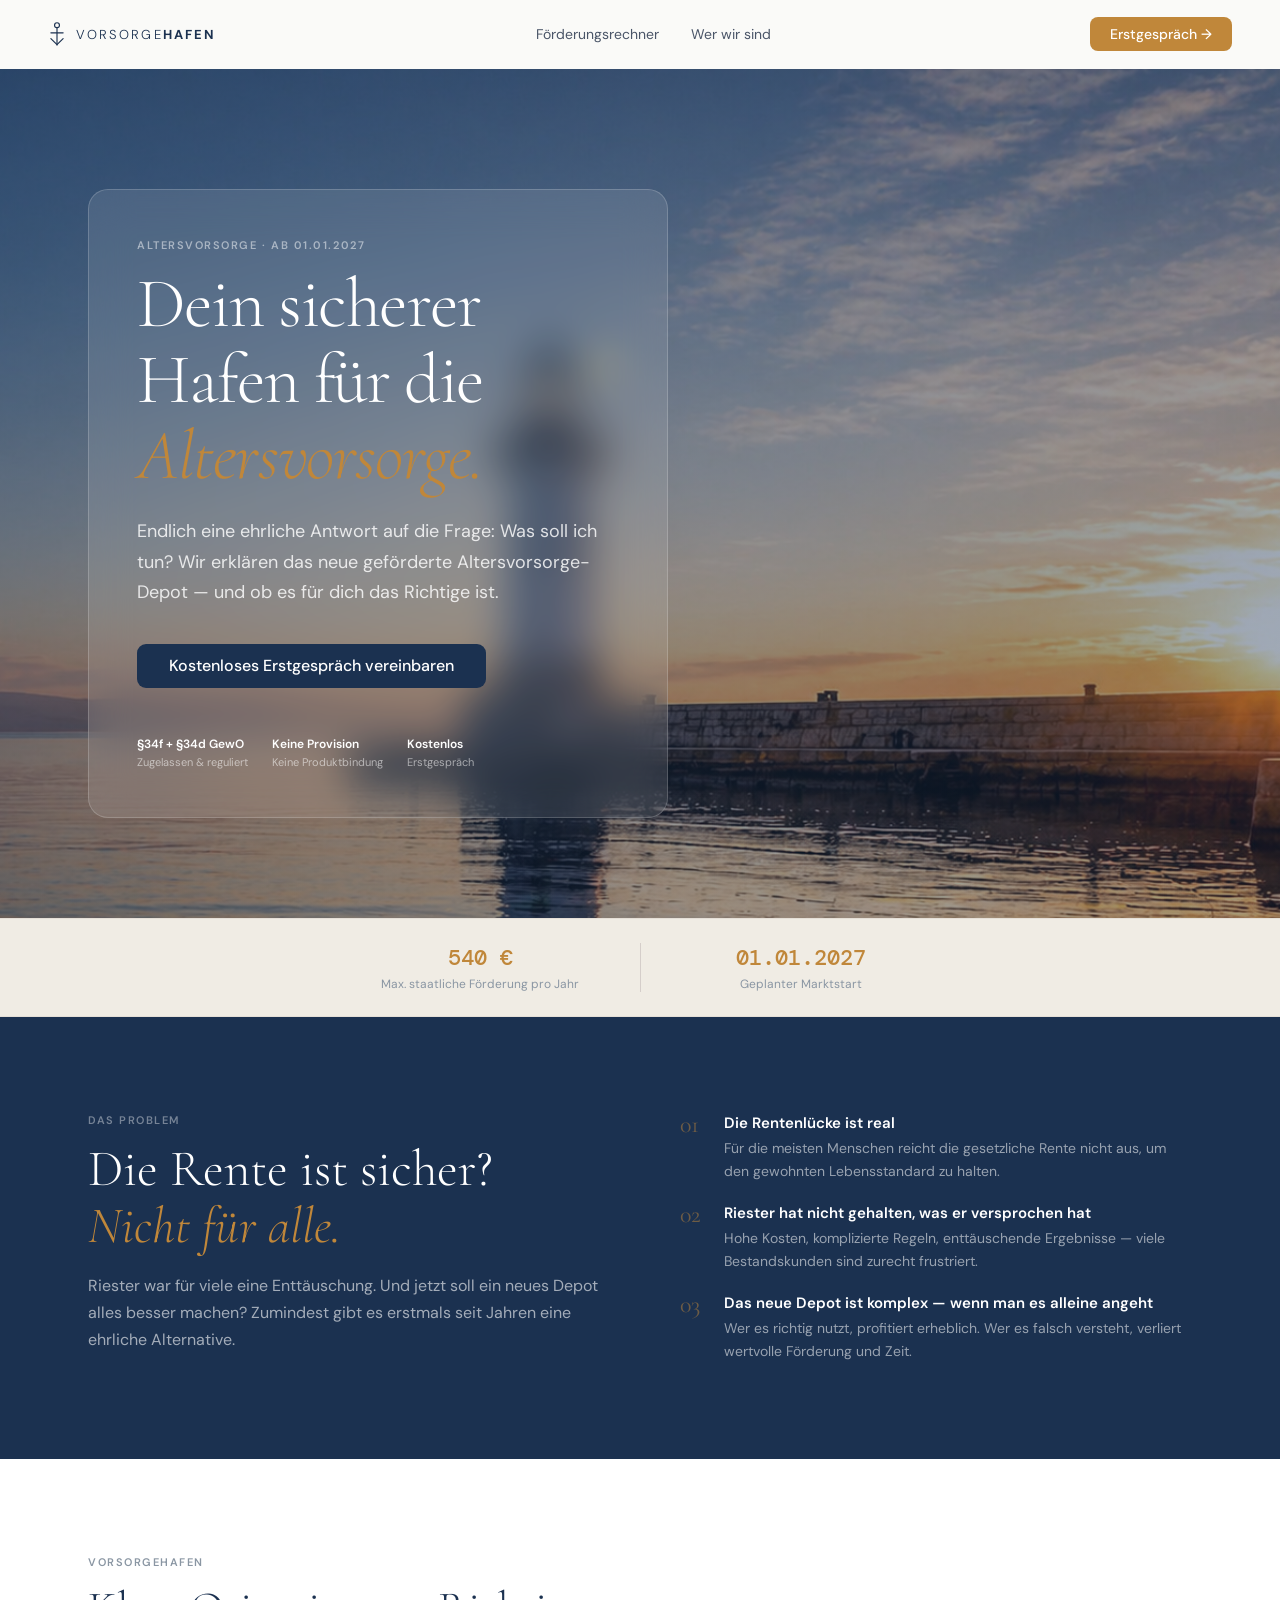
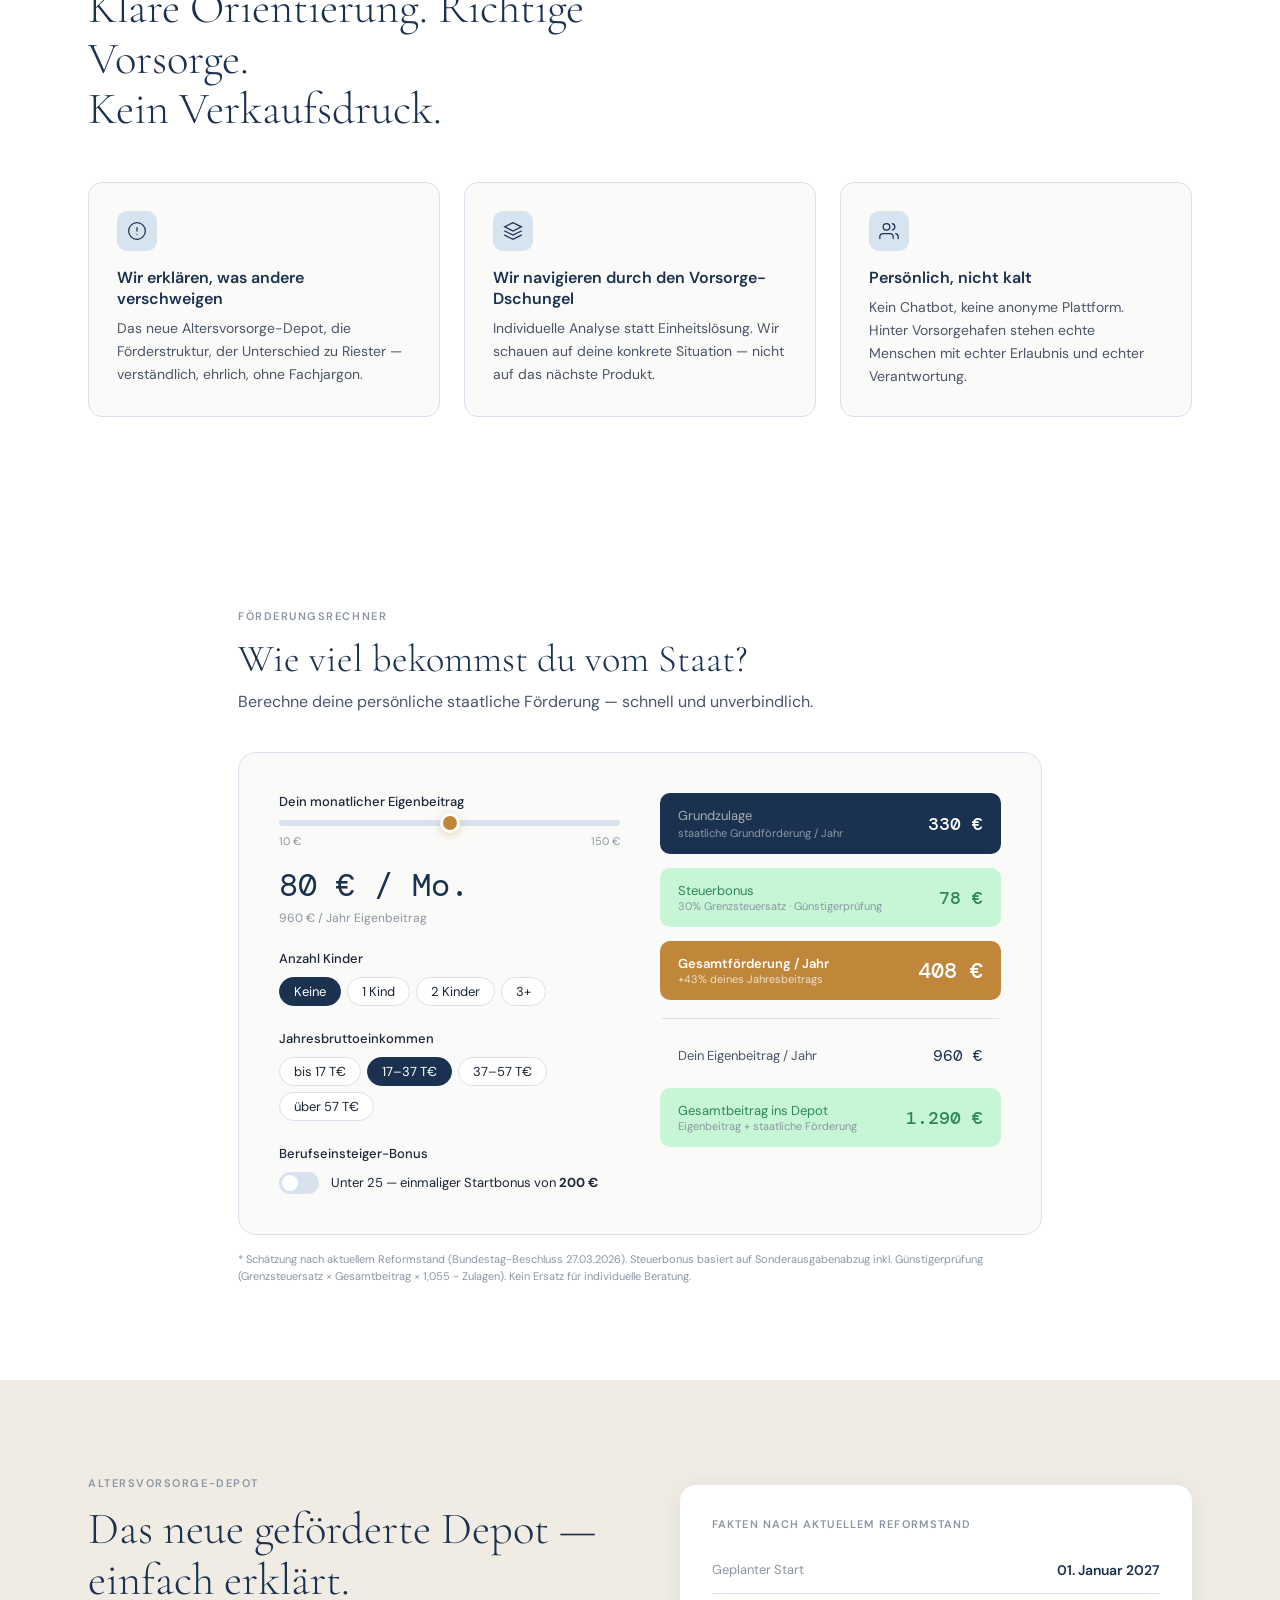
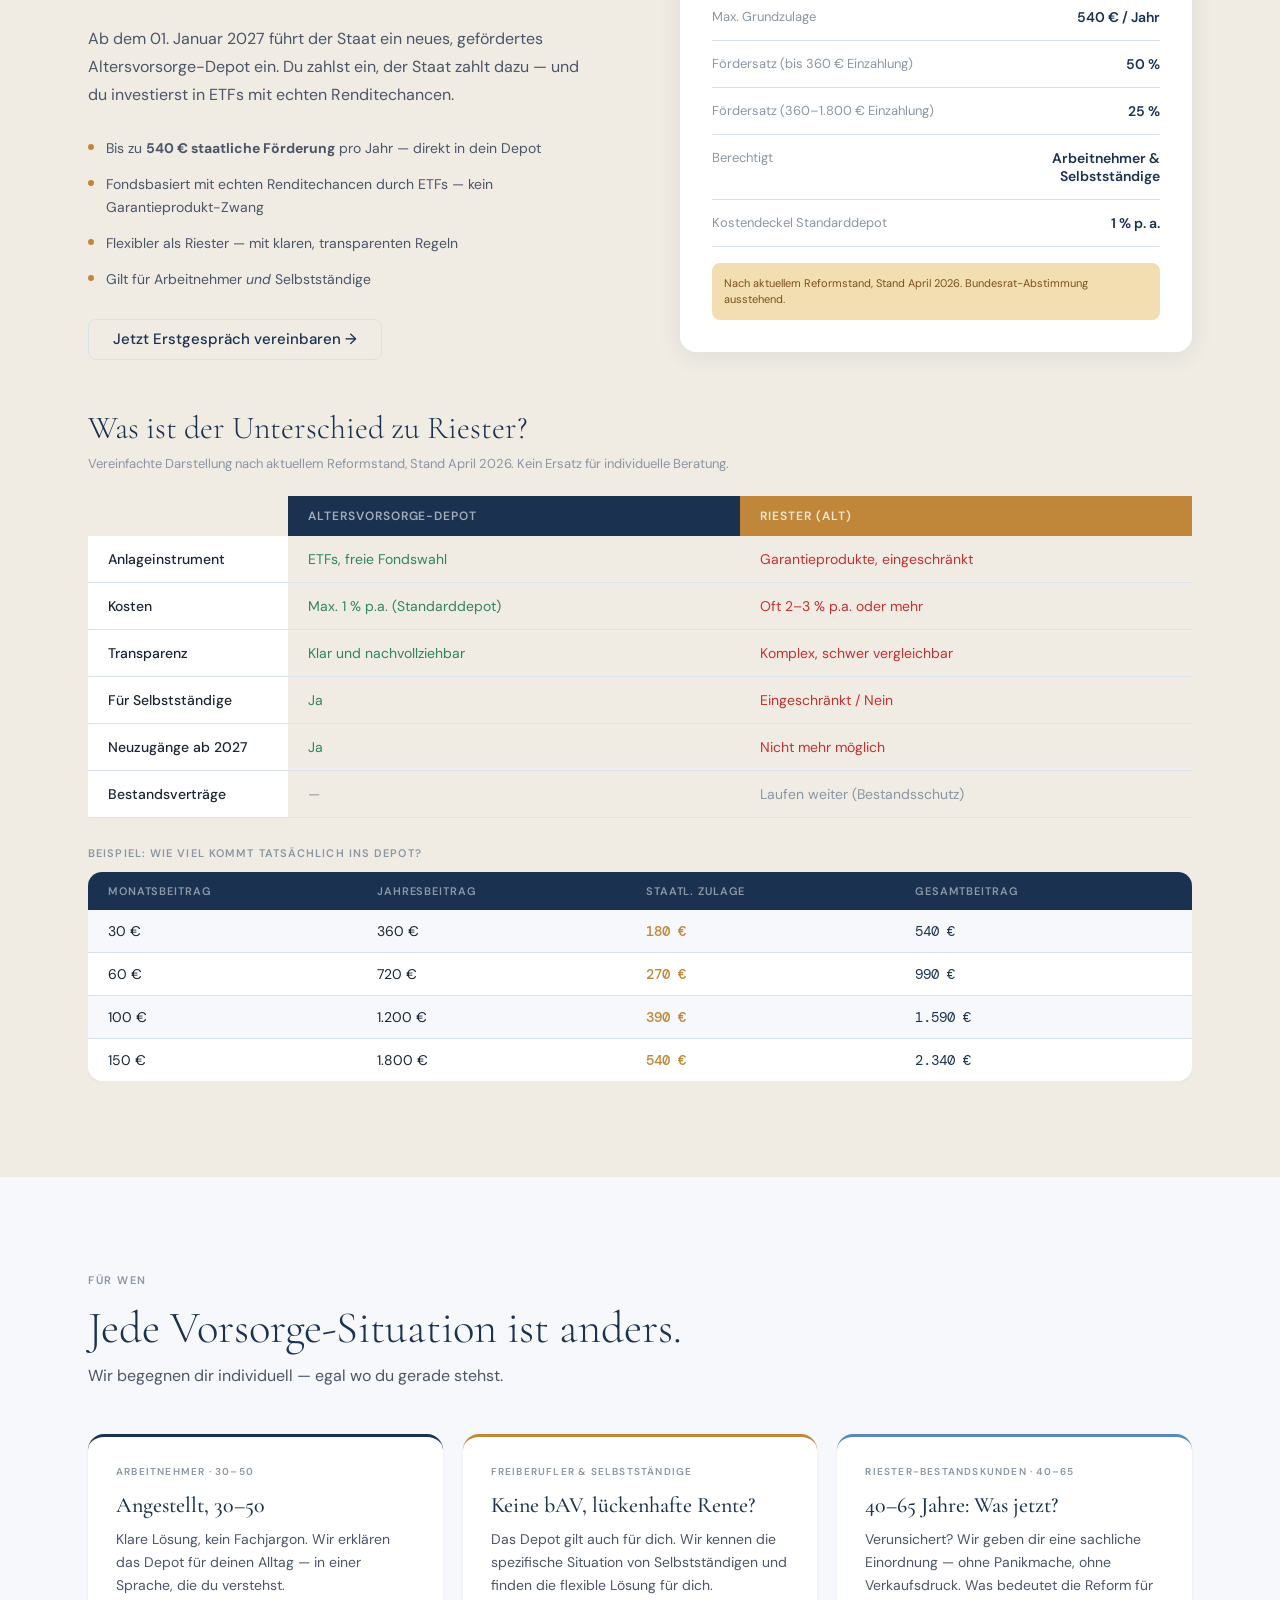
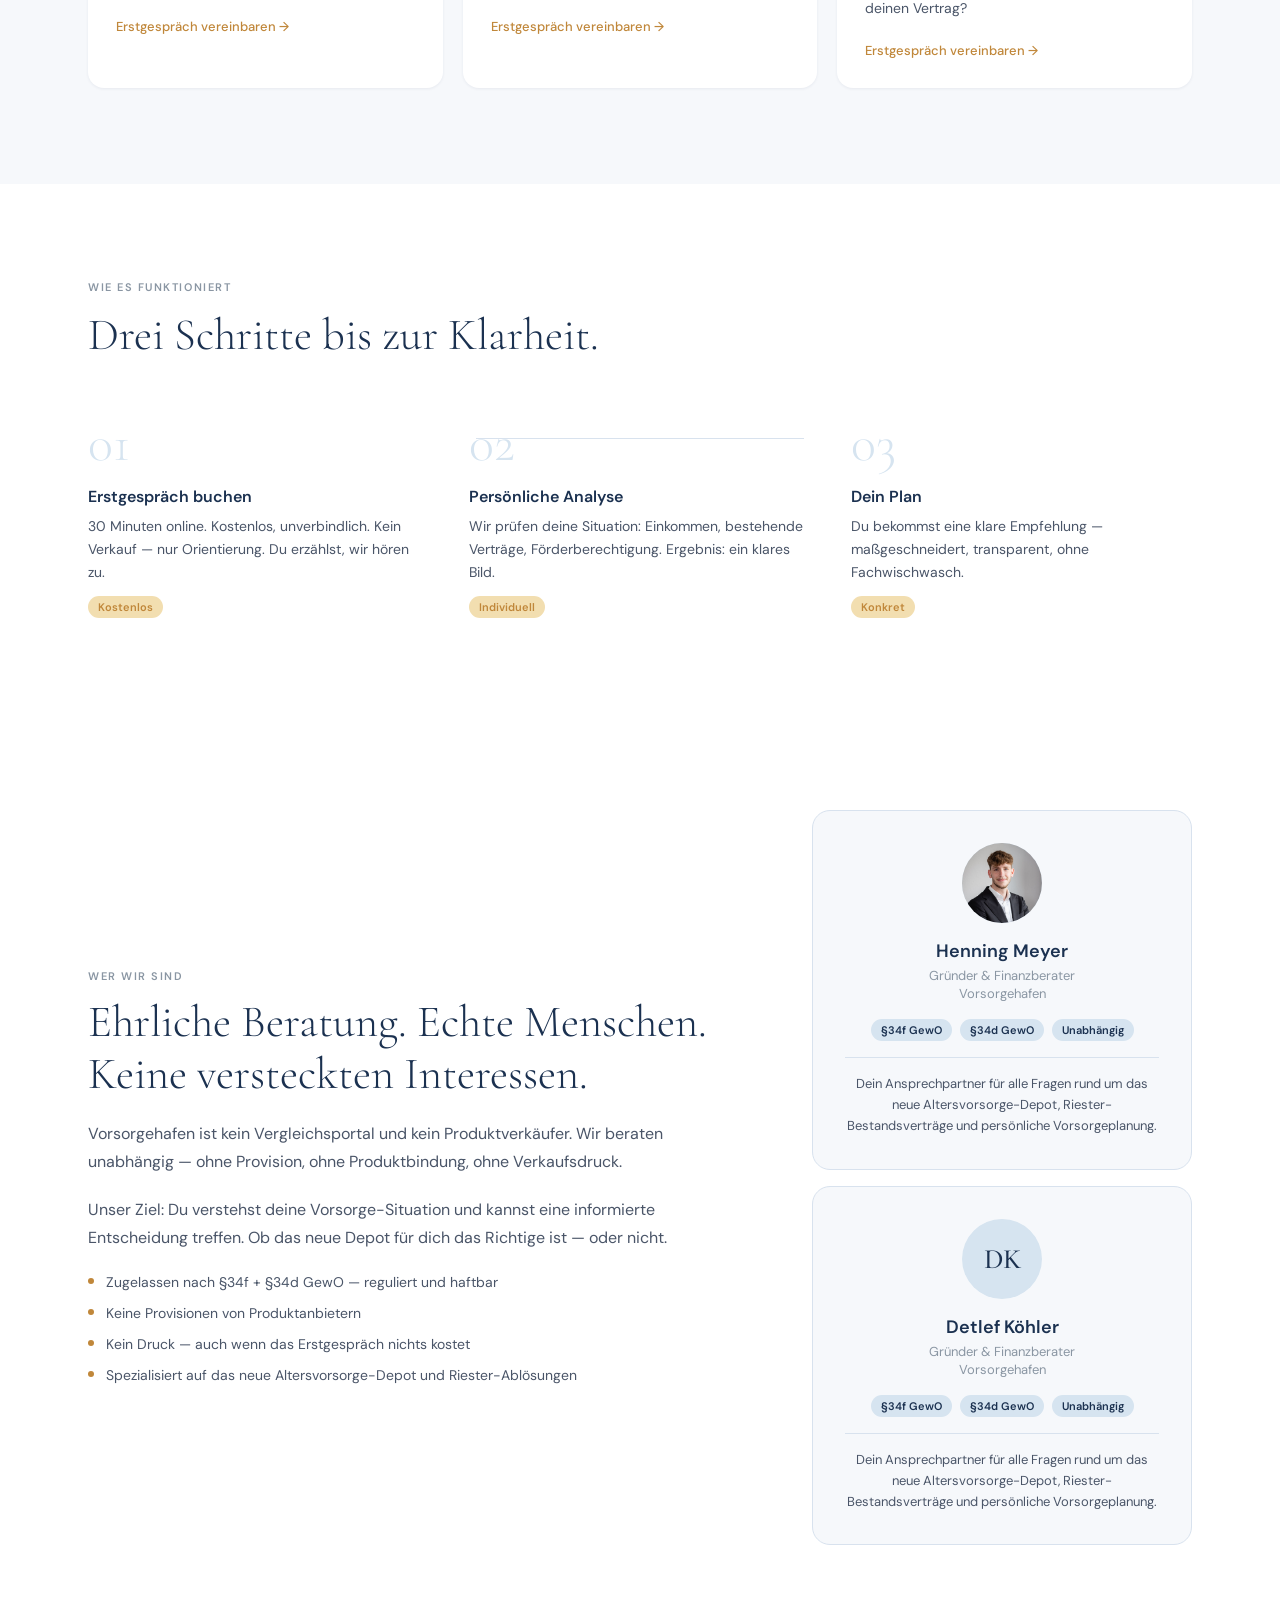
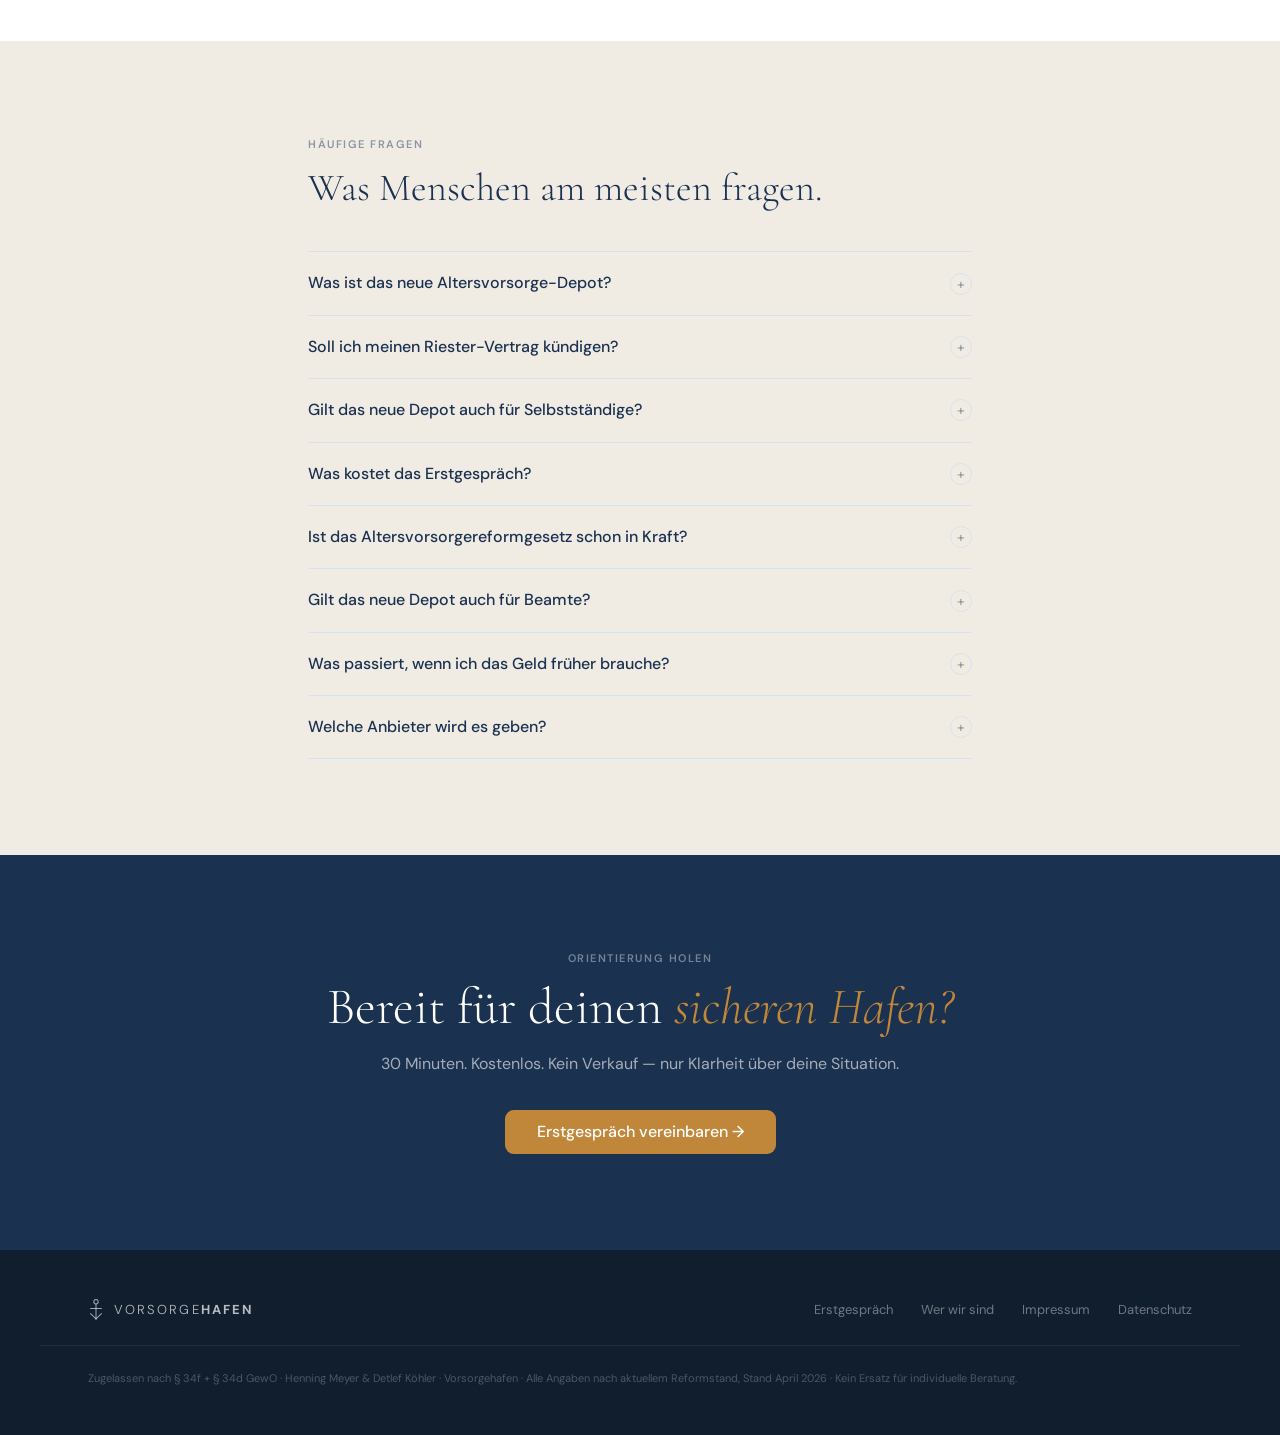
<file: website/index.html>
<!DOCTYPE html>
<html lang="de">
<head>
<meta charset="UTF-8">
<meta name="viewport" content="width=device-width, initial-scale=1.0">
<meta name="description" content="Vorsorgehafen erklärt das neue staatliche Altersvorsorge-Depot und berechnet deine persönliche Förderung. Kostenlose Erstberatung durch zugelassene Finanzberater — §34f + §34d GewO.">
<title>Vorsorgehafen — Dein sicherer Hafen für die Altersvorsorge</title>
<link rel="canonical" href="https://www.vorsorgehafen.de/">
<link rel="icon" type="image/svg+xml" href="favicon.svg">
<link rel="icon" type="image/png" sizes="48x48" href="favicon.png">
<link rel="apple-touch-icon" href="favicon.png">
<meta name="robots" content="index, follow">
<meta property="og:locale" content="de_DE">
<meta property="og:type" content="website">
<meta property="og:site_name" content="Vorsorgehafen">
<meta property="og:title" content="Vorsorgehafen — Dein sicherer Hafen für die Altersvorsorge">
<meta property="og:description" content="Vorsorgehafen erklärt das neue staatliche Altersvorsorge-Depot und berechnet deine persönliche Förderung. Kostenlose Erstberatung durch zugelassene Finanzberater — §34f + §34d GewO.">
<meta property="og:url" content="https://www.vorsorgehafen.de/">
<meta property="og:image" content="https://www.vorsorgehafen.de/assets/lighthouse.jpg">
<meta name="twitter:card" content="summary_large_image">
<meta name="twitter:title" content="Vorsorgehafen — Dein sicherer Hafen für die Altersvorsorge">
<meta name="twitter:description" content="Vorsorgehafen erklärt das neue staatliche Altersvorsorge-Depot und berechnet deine persönliche Förderung. Kostenlose Erstberatung durch zugelassene Finanzberater — §34f + §34d GewO.">
<meta name="twitter:image" content="https://www.vorsorgehafen.de/assets/lighthouse.jpg">
<link rel="preconnect" href="https://fonts.googleapis.com">
<link href="https://fonts.googleapis.com/css2?family=Cormorant+Garamond:ital,wght@0,300;0,400;0,500;0,600;1,300;1,400;1,500&family=DM+Sans:wght@300;400;500;600&family=DM+Mono:wght@400;500&display=swap" rel="stylesheet">
<style>
:root {
  --navy:        #1B3150;
  --navy-mid:    #24456B;
  --amber:       #C0873A;
  --amber-dark:  #9A6A28;
  --amber-light: #F2DEB0;
  --nebel:       #F6F8FB;
  --sand:        #F0ECE4;
  --cream:       #FAFAF8;
  --white:       #FFFFFF;
  --border:      #D8E2EE;
  --watt:        #D6E4F0;
  --fg1:         #1A2535;
  --fg2:         #4A5568;
  --fg3:         #8A96A3;
  --success:     #2F855A;
  --success-lt:  #C6F6D5;
  --serif:       'Cormorant Garamond', Georgia, serif;
  --sans:        'DM Sans', system-ui, sans-serif;
  --mono:        'DM Mono', monospace;
  --ease:        cubic-bezier(0.25, 0.46, 0.45, 0.94);
}
*, *::before, *::after { box-sizing: border-box; margin: 0; padding: 0; }
html { scroll-behavior: smooth; }
body { font-family: var(--sans); color: var(--fg1); background: var(--cream); -webkit-font-smoothing: antialiased; }
a { color: inherit; text-decoration: none; }
img { display: block; max-width: 100%; }

/* ── LOGO ── */
.logo { display: flex; align-items: center; gap: 10px; color: var(--navy); flex-shrink: 0; }
.logo svg { flex-shrink: 0; }
.logo-text { font-family: var(--sans); font-size: 13px; letter-spacing: 0.16em; text-transform: uppercase; color: var(--navy); line-height: 1; }
.logo-light { font-weight: 300; }
.logo-bold  { font-weight: 700; }

/* ── NAV ── */
nav {
  position: sticky; top: 0; z-index: 100;
  background: rgba(250,250,248,0.92); backdrop-filter: blur(12px);
  border-bottom: 1px solid transparent;
  transition: border-color 300ms var(--ease);
  padding: 0 48px;
}
nav.scrolled { border-bottom-color: var(--border); }
.nav-inner { max-width: 1200px; margin: 0 auto; height: 68px; display: flex; align-items: center; justify-content: space-between; }
.nav-links { display: flex; align-items: center; gap: 32px; }
.nav-links a { font-size: 14px; font-weight: 400; color: var(--fg2); transition: color 200ms; white-space: nowrap; }
.nav-links a:hover { color: var(--navy); }
.btn { display: inline-flex; align-items: center; gap: 7px; font-family: var(--sans); font-weight: 500; border-radius: 8px; border: none; cursor: pointer; transition: all 200ms var(--ease); line-height: 1; text-decoration: none; }
.btn-amber { background: var(--amber); color: white; padding: 10px 20px; font-size: 14px; }
.btn-amber:hover { background: var(--amber-dark); }
.btn-navy  { background: var(--navy); color: white; padding: 12px 28px; font-size: 15px; }
.btn-navy:hover { background: var(--navy-mid); }
.btn-ghost { background: transparent; color: var(--navy); padding: 12px 24px; font-size: 15px; border: 1.5px solid var(--border); }
.btn-ghost:hover { border-color: var(--navy); }
.btn-lg    { padding: 14px 32px; font-size: 16px; border-radius: 9px; }

/* ── SECTION BASE ── */
section { width: 100%; }
.container { max-width: 1200px; margin: 0 auto; padding: 0 48px; }
.section-label { font-size: 11px; font-weight: 600; letter-spacing: 0.14em; text-transform: uppercase; color: var(--fg3); margin-bottom: 14px; }
.section-label.on-dark { color: rgba(255,255,255,0.4); }

/* ── HERO ── */
.hero { position: relative; overflow: hidden; background: var(--navy) url('assets/lighthouse.jpg') no-repeat; background-size: 140% auto; background-position: 72% 30%; padding: 120px 0 100px; min-height: 680px; display: flex; align-items: center; }
.hero-bg-photo { display: none; }
.hero-overlay { position: absolute; inset: 0; background: linear-gradient(135deg, rgba(27,49,80,0.62) 0%, rgba(27,49,80,0.38) 100%); z-index: 1; }
.hero-inner { max-width: 1200px; margin: 0 auto; padding: 0 48px; position: relative; z-index: 2; display: block; width: 100%; }
.hero-glass-panel { max-width: 580px; background: rgba(255,255,255,0.10); backdrop-filter: blur(20px); -webkit-backdrop-filter: blur(20px); border: 1px solid rgba(255,255,255,0.18); border-radius: 20px; padding: 48px; }
.lighthouse-beam-wrap { position: absolute; inset: 0; z-index: 1; pointer-events: none; overflow: hidden; }
.lighthouse-beam {
  position: absolute;
  top: 35%; left: 47%;
  width: 300%; height: 300%;
  transform-origin: 0% 0%;
  background: conic-gradient(from -8deg at 0 0, transparent 0deg, rgba(255,225,120,0.13) 7deg, rgba(255,240,160,0.07) 14deg, transparent 20deg);
  animation: beam-sweep 7s ease-in-out infinite alternate;
}
@keyframes beam-sweep { 0% { transform: rotate(-58deg); } 100% { transform: rotate(28deg); } }
.lighthouse-glow {
  position: absolute;
  top: calc(35% - 14px); left: calc(47% - 14px);
  width: 28px; height: 28px; border-radius: 50%;
  background: radial-gradient(circle, rgba(255,245,160,0.95) 0%, rgba(255,210,80,0.6) 35%, transparent 70%);
  animation: glow-pulse 2.5s ease-in-out infinite;
  filter: blur(1px);
}
@keyframes glow-pulse { 0%,100% { transform: scale(1); opacity: 0.85; } 50% { transform: scale(1.5); opacity: 1; } }
.lighthouse-badge {
  position: absolute; bottom: 20px; left: 20px;
  background: rgba(27,49,80,0.75); backdrop-filter: blur(8px);
  color: white; font-size: 12px; font-weight: 500; letter-spacing: 0.06em;
  padding: 8px 14px; border-radius: 999px; border: 1px solid rgba(255,255,255,0.12);
}
.hero h1 { font-family: var(--serif); font-size: clamp(44px, 5.5vw, 72px); font-weight: 300; line-height: 1.08; letter-spacing: -0.02em; color: white; margin-bottom: 22px; }
.hero h1 em { font-style: italic; color: var(--amber); }
.hero-sub { font-size: 18px; line-height: 1.7; color: rgba(255,255,255,0.82); margin-bottom: 36px; max-width: 480px; }
.hero .section-label { color: rgba(255,255,255,0.50); }
.hero-cta { display: flex; align-items: center; gap: 14px; margin-bottom: 48px; }
.hero-trust { display: flex; gap: 24px; }
.trust-item { display: flex; flex-direction: column; gap: 3px; }
.trust-item .ti-v { font-size: 12px; font-weight: 600; color: white; }
.trust-item .ti-l { font-size: 11px; color: rgba(255,255,255,0.55); }

/* Hero visual */
.hero-visual { background: var(--navy); border-radius: 20px; padding: 32px; position: relative; overflow: hidden; }
.hero-visual::before { content: ''; position: absolute; inset: 0; background: radial-gradient(ellipse at 80% 20%, rgba(90,137,184,0.15) 0%, transparent 60%); }
.hv-label { font-size: 10px; font-weight: 600; letter-spacing: 0.14em; text-transform: uppercase; color: rgba(255,255,255,0.35); margin-bottom: 20px; }
.hv-score { font-family: var(--mono); font-size: 52px; color: white; line-height: 1; margin-bottom: 6px; }
.hv-score-sub { font-size: 13px; color: rgba(255,255,255,0.45); margin-bottom: 20px; }
.hv-bar { height: 4px; background: rgba(255,255,255,0.12); border-radius: 999px; margin-bottom: 28px; }
.hv-bar-fill { height: 100%; width: 72%; background: var(--amber); border-radius: 999px; }
.hv-grid { display: grid; grid-template-columns: 1fr 1fr; gap: 10px; }
.hv-card { background: rgba(255,255,255,0.06); border: 1px solid rgba(255,255,255,0.08); border-radius: 10px; padding: 14px; }
.hv-card-label { font-size: 10px; color: rgba(255,255,255,0.4); margin-bottom: 5px; }
.hv-card-value { font-family: var(--mono); font-size: 16px; color: white; }

/* ── STATS BAR ── */
.stats-bar { background: var(--sand); border-top: 1px solid #E5DFD7; border-bottom: 1px solid #E5DFD7; padding: 24px 0; }
.stats-inner { max-width: 1200px; margin: 0 auto; padding: 0 48px; display: flex; gap: 0; justify-content: space-between; align-items: center; }
.stats-inner--two { justify-content: center; }
.stats-inner--two .stat-item { max-width: 320px; }
.stat-item { display: flex; flex-direction: column; gap: 4px; flex: 1; text-align: center; }
.stat-item + .stat-item { border-left: 1px solid #D5CECA; }
.stat-value { font-family: var(--mono); font-size: 22px; color: var(--amber); font-weight: 500; }
.stat-label { font-size: 12px; color: var(--fg3); }

/* ── PROBLEM ── */
.problem { background: var(--navy); padding: 96px 0; }
.problem-inner { max-width: 1200px; margin: 0 auto; padding: 0 48px; display: grid; grid-template-columns: 1fr 1fr; gap: 80px; align-items: start; }
.problem h2 { font-family: var(--serif); font-size: clamp(36px, 4vw, 54px); font-weight: 300; line-height: 1.12; color: white; margin-bottom: 16px; }
.problem h2 em { font-style: italic; color: var(--amber); }
.problem-intro { font-size: 16px; line-height: 1.7; color: rgba(255,255,255,0.6); }
.problem-points { display: flex; flex-direction: column; gap: 20px; }
.pp { display: flex; gap: 16px; align-items: flex-start; }
.pp-num { font-family: var(--serif); font-size: 24px; color: var(--amber); opacity: 0.5; line-height: 1; flex-shrink: 0; width: 28px; }
.pp-body { }
.pp-title { font-size: 15px; font-weight: 600; color: white; margin-bottom: 4px; }
.pp-text  { font-size: 14px; line-height: 1.65; color: rgba(255,255,255,0.55); }

/* ── SOLUTION ── */
.solution { background: var(--white); padding: 96px 0; }
.solution-inner { max-width: 1200px; margin: 0 auto; padding: 0 48px; }
.solution h2 { font-family: var(--serif); font-size: clamp(32px, 3.5vw, 48px); font-weight: 300; line-height: 1.12; color: var(--navy); margin-bottom: 48px; max-width: 640px; }
.solution-grid { display: grid; grid-template-columns: repeat(3,1fr); gap: 24px; }
.sol-card { border: 1px solid var(--border); border-radius: 14px; padding: 28px; background: var(--cream); transition: box-shadow 200ms, transform 200ms; }
.sol-card:hover { box-shadow: 0 8px 32px rgba(27,49,80,0.10); transform: translateY(-2px); }
.sol-icon { width: 40px; height: 40px; background: var(--watt); border-radius: 10px; display: flex; align-items: center; justify-content: center; margin-bottom: 16px; }
.sol-title { font-size: 16px; font-weight: 600; color: var(--navy); margin-bottom: 8px; }
.sol-text  { font-size: 14px; line-height: 1.65; color: var(--fg2); }

/* ── DEPOT ── */
.depot { background: var(--sand); padding: 96px 0; }
.depot-inner { max-width: 1200px; margin: 0 auto; padding: 0 48px; display: grid; grid-template-columns: 1fr 1fr; gap: 80px; align-items: center; }
.depot h2 { font-family: var(--serif); font-size: clamp(32px, 3.5vw, 48px); font-weight: 300; line-height: 1.12; color: var(--navy); margin-bottom: 20px; }
.depot-text { font-size: 16px; line-height: 1.75; color: var(--fg2); margin-bottom: 28px; }
.depot-facts { display: flex; flex-direction: column; gap: 14px; }
.df { display: flex; align-items: flex-start; gap: 12px; }
.df-dot { width: 6px; height: 6px; border-radius: 50%; background: var(--amber); flex-shrink: 0; margin-top: 7px; }
.df-text { font-size: 14px; line-height: 1.6; color: var(--fg2); }
.depot-box { background: white; border-radius: 16px; padding: 32px; box-shadow: 0 4px 24px rgba(27,49,80,0.08); }
.db-row { display: flex; justify-content: space-between; align-items: flex-start; padding: 14px 0; border-bottom: 1px solid var(--border); }
.db-row:last-child { border-bottom: none; padding-bottom: 0; }
.db-key  { font-size: 13px; color: var(--fg3); }
.db-val  { font-size: 14px; font-weight: 600; color: var(--navy); text-align: right; max-width: 200px; }

/* ── RECHNER ── */
.rechner { background: var(--white); padding: 96px 0; }
.rechner-inner { max-width: 900px; margin: 0 auto; padding: 0 48px; }
.rechner h2 { font-family: var(--serif); font-size: clamp(30px, 3vw, 44px); font-weight: 300; line-height: 1.15; color: var(--navy); margin-bottom: 10px; }
.rechner-sub { font-size: 16px; color: var(--fg2); margin-bottom: 40px; }
.rechner-card { background: var(--cream); border: 1px solid var(--border); border-radius: 18px; padding: 40px; }
.rc-grid { display: grid; grid-template-columns: 1fr 1fr; gap: 40px; align-items: start; }
.rc-input-label { font-size: 13px; font-weight: 500; color: var(--fg1); margin-bottom: 10px; }
.rc-slider-wrap { display: flex; flex-direction: column; gap: 8px; }
.rc-slider { width: 100%; -webkit-appearance: none; height: 6px; border-radius: 999px; background: var(--border); outline: none; cursor: pointer; }
.rc-slider::-webkit-slider-thumb { -webkit-appearance: none; width: 20px; height: 20px; border-radius: 50%; background: var(--amber); box-shadow: 0 2px 8px rgba(192,135,58,0.35); cursor: pointer; border: 3px solid white; }
.rc-value-display { font-family: var(--mono); font-size: 32px; color: var(--navy); margin-bottom: 4px; }
.rc-value-label { font-size: 12px; color: var(--fg3); }
.rc-result { display: flex; flex-direction: column; gap: 14px; }
.rc-result-row { display: flex; justify-content: space-between; align-items: center; padding: 14px 18px; border-radius: 10px; }
.rc-result-row.primary   { background: var(--navy); }
.rc-result-row.secondary { background: var(--watt); }
.rc-result-row.tertiary  { background: var(--success-lt); }
.rr-label { font-size: 13px; }
.rr-label.on-dark { color: rgba(255,255,255,0.6); }
.rr-value { font-family: var(--mono); font-size: 18px; font-weight: 500; }
.rr-value.on-dark { color: white; }
.rr-value.amber { color: var(--amber); }
.rr-value.green { color: var(--success); }
.rechner-disclaimer { font-size: 11px; color: var(--fg3); margin-top: 16px; line-height: 1.5; }
.rc-input-group { margin-bottom: 24px; }
.rc-input-group:last-child { margin-bottom: 0; }
.rc-pill-group { display: flex; flex-wrap: wrap; gap: 6px; margin-top: 8px; }
.rc-pill { display: inline-flex; align-items: center; padding: 7px 14px; border-radius: 999px; border: 1.5px solid var(--border); background: white; font-size: 13px; font-family: var(--sans); color: var(--fg1); cursor: pointer; transition: all 180ms; line-height: 1; }
.rc-pill.active { border-color: var(--navy); background: var(--navy); color: white; }
.rc-pill:hover:not(.active) { border-color: var(--navy); }
.rc-toggle-wrap { display: flex; align-items: center; gap: 12px; margin-top: 8px; }
.rc-toggle { width: 40px; height: 22px; border-radius: 999px; background: var(--border); cursor: pointer; position: relative; border: none; transition: background 200ms; flex-shrink: 0; }
.rc-toggle::after { content: ''; position: absolute; width: 16px; height: 16px; border-radius: 50%; background: white; top: 3px; left: 3px; transition: transform 200ms; }
.rc-toggle.on { background: var(--navy); }
.rc-toggle.on::after { transform: translateX(18px); }
.rc-toggle-label { font-size: 13px; color: var(--fg1); line-height: 1.4; cursor: pointer; }
.rc-result-detail { font-size: 11px; color: rgba(255,255,255,0.5); margin-top: 2px; }
.rc-result-row.total { background: var(--amber); }
.rc-bonus-badge { display: inline-flex; align-items: center; background: var(--amber); color: white; font-size: 11px; font-weight: 600; padding: 3px 10px; border-radius: 999px; margin-top: 8px; }

/* ── FÜR WEN ── */
.fuer-wen { background: var(--nebel); padding: 96px 0; }
.fuer-wen-inner { max-width: 1200px; margin: 0 auto; padding: 0 48px; }
.fuer-wen h2 { font-family: var(--serif); font-size: clamp(32px, 3.5vw, 48px); font-weight: 300; color: var(--navy); margin-bottom: 10px; }
.fuer-wen-sub { font-size: 16px; color: var(--fg2); margin-bottom: 48px; }
.fw-grid { display: grid; grid-template-columns: repeat(3,1fr); gap: 20px; }
.fw-card { background: white; border-radius: 16px; padding: 28px; box-shadow: 0 1px 3px rgba(27,49,80,0.07); border-top: 3px solid transparent; transition: all 200ms; cursor: pointer; }
.fw-card:nth-child(1) { border-top-color: var(--navy); }
.fw-card:nth-child(2) { border-top-color: var(--amber); }
.fw-card:nth-child(3) { border-top-color: #5A89B8; }
.fw-card:hover { box-shadow: 0 8px 28px rgba(27,49,80,0.12); transform: translateY(-2px); }
.fw-tag  { font-size: 10px; font-weight: 600; letter-spacing: 0.12em; text-transform: uppercase; color: var(--fg3); margin-bottom: 14px; }
.fw-title { font-family: var(--serif); font-size: 22px; font-weight: 500; color: var(--navy); margin-bottom: 10px; line-height: 1.2; }
.fw-text  { font-size: 14px; line-height: 1.65; color: var(--fg2); margin-bottom: 18px; }
.fw-link  { font-size: 13px; font-weight: 500; color: var(--amber); }

/* ── ABLAUF ── */
.ablauf { background: var(--white); padding: 96px 0; }
.ablauf-inner { max-width: 1200px; margin: 0 auto; padding: 0 48px; }
.ablauf h2 { font-family: var(--serif); font-size: clamp(32px, 3.5vw, 48px); font-weight: 300; color: var(--navy); margin-bottom: 56px; }
.ab-grid { display: grid; grid-template-columns: repeat(3,1fr); gap: 40px; position: relative; }
.ab-grid::before { content: ''; position: absolute; top: 20px; left: calc(33.33% + 20px); right: calc(33.33% + 20px); height: 1px; background: var(--border); }
.ab-step { position: relative; }
.ab-num { font-family: var(--serif); font-size: 52px; font-weight: 300; color: var(--watt); line-height: 1; margin-bottom: 16px; }
.ab-title { font-size: 16px; font-weight: 600; color: var(--navy); margin-bottom: 8px; }
.ab-text  { font-size: 14px; line-height: 1.65; color: var(--fg2); }
.ab-badge { display: inline-block; margin-top: 12px; font-size: 11px; font-weight: 600; color: var(--amber); background: var(--amber-light); padding: 4px 10px; border-radius: 999px; }

/* ── FAQ ── */
.faq { background: var(--sand); padding: 96px 0; }
.faq-inner { max-width: 760px; margin: 0 auto; padding: 0 48px; }
.faq h2 { font-family: var(--serif); font-size: clamp(30px, 3vw, 44px); font-weight: 300; color: var(--navy); margin-bottom: 40px; }
.faq-list { display: flex; flex-direction: column; gap: 0; border-top: 1px solid var(--border); }
.faq-item { border-bottom: 1px solid var(--border); }
.faq-q { display: flex; justify-content: space-between; align-items: center; padding: 20px 0; cursor: pointer; gap: 16px; }
.faq-q span { font-size: 16px; font-weight: 500; color: var(--navy); line-height: 1.4; }
.faq-icon { width: 22px; height: 22px; border-radius: 50%; border: 1.5px solid var(--border); flex-shrink: 0; display: flex; align-items: center; justify-content: center; transition: all 200ms; color: var(--fg3); font-size: 14px; }
.faq-item.open .faq-icon { background: var(--navy); border-color: var(--navy); color: white; transform: rotate(45deg); }
.faq-a { overflow: hidden; max-height: 0; transition: max-height 350ms var(--ease), padding 350ms; }
.faq-a-inner { padding-bottom: 20px; font-size: 15px; line-height: 1.7; color: var(--fg2); }
.faq-item.open .faq-a { max-height: 300px; }

/* ── FINAL CTA ── */
.final-cta { background: var(--navy); padding: 96px 0; }
.final-cta-inner { max-width: 760px; margin: 0 auto; padding: 0 48px; text-align: center; }
.final-cta h2 { font-family: var(--serif); font-size: clamp(32px, 4vw, 52px); font-weight: 300; color: white; line-height: 1.12; margin-bottom: 16px; }
.final-cta h2 em { font-style: italic; color: var(--amber); }
.final-cta p { font-size: 16px; color: rgba(255,255,255,0.6); margin-bottom: 36px; }
.final-meta { font-size: 13px; color: rgba(255,255,255,0.35); margin-top: 18px; }

/* ── DEPOT VERGLEICH ── */
.depot-compare { max-width: 1200px; margin: 0 auto; padding: 48px 48px 0; }
.depot-compare-h3 { font-family: var(--serif); font-size: clamp(24px, 2.5vw, 36px); font-weight: 300; color: var(--navy); margin-bottom: 8px; }
.depot-compare-sub { font-size: 13px; color: var(--fg3); margin-bottom: 24px; }
.table-scroll { overflow-x: auto; -webkit-overflow-scrolling: touch; }
.ver-table { display: grid; grid-template-columns: 200px 1fr 1fr; gap: 0; min-width: 520px; }
.ver-head { font-size: 12px; font-weight: 600; letter-spacing: 0.08em; text-transform: uppercase; padding: 12px 20px; background: var(--navy); color: rgba(255,255,255,0.6); }
.ver-head:first-child { background: transparent; }
.ver-head.amber { background: var(--amber); color: rgba(255,255,255,0.8); }
.ver-cell { padding: 14px 20px; border-bottom: 1px solid var(--border); font-size: 14px; color: var(--fg2); display: flex; align-items: center; }
.ver-cell.label { font-weight: 500; color: var(--fg1); background: white; }
.ver-cell.good { color: var(--success); }
.ver-cell.neutral { color: var(--fg3); }
.ver-cell.bad { color: #C53030; }
.depot-example { margin-top: 28px; }
.depot-example-title { font-size: 11px; font-weight: 600; letter-spacing: 0.1em; text-transform: uppercase; color: var(--fg3); margin-bottom: 12px; }
.example-table { background: white; border-radius: 14px; overflow: hidden; box-shadow: 0 1px 3px rgba(27,49,80,0.07); min-width: 400px; }
.et-head { display: grid; grid-template-columns: 1fr 1fr 1fr 1fr; background: var(--navy); padding: 12px 20px; gap: 12px; }
.et-head span { font-size: 11px; font-weight: 600; letter-spacing: 0.08em; text-transform: uppercase; color: rgba(255,255,255,0.5); }
.et-row { display: grid; grid-template-columns: 1fr 1fr 1fr 1fr; padding: 12px 20px; gap: 12px; border-bottom: 1px solid var(--border); }
.et-row:last-child { border-bottom: none; }
.et-row:nth-child(even) { background: var(--nebel); }
.et-row span { font-size: 14px; color: var(--fg1); }
.et-row span.mono { font-family: var(--mono); color: var(--navy); }
.et-row span.amber { font-family: var(--mono); color: var(--amber); font-weight: 500; }

/* ── ÜBER UNS ── */
.ueber-uns { background: var(--white); padding: 96px 0; }
.ueber-uns-inner { max-width: 1200px; margin: 0 auto; padding: 0 48px; display: grid; grid-template-columns: 1fr 380px; gap: 72px; align-items: center; }
.ueber-uns h2 { font-family: var(--serif); font-size: clamp(30px, 3.5vw, 46px); font-weight: 300; color: var(--navy); margin-bottom: 20px; line-height: 1.15; }
.ueber-uns-text { font-size: 16px; line-height: 1.75; color: var(--fg2); margin-bottom: 20px; }
.ueber-cred-list { display: flex; flex-direction: column; gap: 10px; margin-top: 4px; }
.ueber-cred-item { display: flex; align-items: flex-start; gap: 12px; font-size: 14px; line-height: 1.5; color: var(--fg2); }
.ueber-cred-dot { width: 6px; height: 6px; border-radius: 50%; background: var(--amber); flex-shrink: 0; margin-top: 6px; }
.berater-profile-cards { display: flex; flex-direction: column; gap: 16px; }
.berater-profile-card { background: var(--nebel); border-radius: 18px; padding: 32px; text-align: center; border: 1px solid var(--border); }
.berater-avatar-xl { width: 80px; height: 80px; border-radius: 50%; background: var(--watt); display: flex; align-items: center; justify-content: center; font-family: var(--serif); font-size: 28px; font-weight: 500; color: var(--navy); margin: 0 auto 16px; overflow: hidden; }
.berater-avatar-xl img { width: 100%; height: 100%; object-fit: cover; object-position: center 15%; }
.berater-profile-name { font-size: 18px; font-weight: 600; color: var(--navy); margin-bottom: 4px; }
.berater-profile-role { font-size: 13px; color: var(--fg3); margin-bottom: 16px; line-height: 1.4; }
.berater-profile-tags { display: flex; flex-wrap: wrap; gap: 8px; justify-content: center; margin-bottom: 16px; }
.berater-profile-tag { font-size: 11px; font-weight: 600; background: var(--watt); color: var(--navy); padding: 4px 10px; border-radius: 999px; }
.berater-profile-note { font-size: 13px; color: var(--fg2); line-height: 1.6; padding-top: 16px; border-top: 1px solid var(--border); }

/* ── HAMBURGER / MOBILE NAV ── */
.nav-right { display: flex; align-items: center; gap: 10px; }
.hamburger { display: none; flex-direction: column; justify-content: center; gap: 5px; background: none; border: none; cursor: pointer; padding: 6px 4px; flex-shrink: 0; }
.hamburger span { display: block; width: 22px; height: 2px; background: var(--navy); border-radius: 2px; transition: transform 250ms ease, opacity 250ms ease; }
.mobile-nav { display: none; flex-direction: column; background: rgba(250,250,248,0.97); backdrop-filter: blur(12px); border-top: 1px solid var(--border); padding: 4px 20px 12px; }
.mobile-nav a { font-size: 16px; color: var(--fg1); padding: 14px 0; border-bottom: 1px solid var(--border); display: block; }
.mobile-nav a:last-child { border-bottom: none; }

/* ══════════════════════════════════════════
   MOBILE RESPONSIVE
   ══════════════════════════════════════════ */
@media (max-width: 768px) {
  nav { padding: 0 20px; }
  .nav-links { display: none; }
  .hamburger { display: flex; }
  .mobile-nav.open { display: flex; }
  nav.menu-open .hamburger span:nth-child(1) { transform: translateY(7px) rotate(45deg); }
  nav.menu-open .hamburger span:nth-child(2) { opacity: 0; }
  nav.menu-open .hamburger span:nth-child(3) { transform: translateY(-7px) rotate(-45deg); }
  .btn-amber { padding: 9px 14px; font-size: 13px; }

  .hero { padding: 64px 0 56px; min-height: 560px; }
  .hero-inner { padding: 0 20px; }
  .hero-glass-panel { padding: 32px 24px; }
  .hero h1 { font-size: 36px; }
  .hero-sub { font-size: 15px; margin-bottom: 24px; }
  .hero-cta { flex-direction: column; align-items: flex-start; margin-bottom: 28px; }
  .btn-lg { padding: 13px 24px; font-size: 15px; }
  .hero-trust { gap: 16px; }

  .stats-inner, .stats-inner--two { padding: 0 20px; }
  .stats-inner--two .stat-item { max-width: 100%; }
  .stat-value { font-size: 18px; }

  .problem { padding: 60px 0; }
  .problem-inner { grid-template-columns: 1fr; gap: 32px; padding: 0 20px; }
  .problem h2 { font-size: 32px; }

  .solution { padding: 60px 0; }
  .solution-inner { padding: 0 20px; }
  .solution h2 { font-size: 28px; margin-bottom: 28px; }
  .solution-grid { grid-template-columns: 1fr; gap: 14px; }

  .depot { padding: 60px 0; }
  .depot-inner { grid-template-columns: 1fr; gap: 32px; padding: 0 20px; }
  .depot h2 { font-size: 28px; }
  .depot-compare { padding: 36px 20px 0; }
  .depot-compare-h3 { font-size: 22px; }

  .ueber-uns { padding: 60px 0; }
  .ueber-uns-inner { grid-template-columns: 1fr; gap: 32px; padding: 0 20px; }
  .ueber-uns h2 { font-size: 26px; }

  .rechner { padding: 60px 0; }
  .rechner-inner { padding: 0 20px; }
  .rechner h2 { font-size: 26px; }
  .rechner-card { padding: 24px 20px; }
  .rc-grid { grid-template-columns: 1fr; gap: 28px; }
  .rc-pill { font-size: 12px; padding: 6px 11px; }
  .rc-toggle-label { font-size: 12px; }

  .fuer-wen { padding: 60px 0; }
  .fuer-wen-inner { padding: 0 20px; }
  .fuer-wen h2 { font-size: 28px; }
  .fw-grid { grid-template-columns: 1fr; gap: 14px; }

  .ablauf { padding: 60px 0; }
  .ablauf-inner { padding: 0 20px; }
  .ablauf h2 { font-size: 28px; margin-bottom: 36px; }
  .ab-grid { grid-template-columns: 1fr; gap: 28px; }
  .ab-grid::before { display: none; }

  .faq { padding: 60px 0; }
  .faq-inner { padding: 0 20px; }
  .faq h2 { font-size: 26px; }

  .final-cta { padding: 60px 0; }
  .final-cta-inner { padding: 0 20px; }
  .final-cta h2 { font-size: 28px; }

  footer { padding: 36px 0; }
  .footer-inner { padding: 0 20px; flex-direction: column; gap: 20px; text-align: center; }
  .footer-links { flex-wrap: wrap; justify-content: center; gap: 16px; }
  .footer-legal { padding: 16px 20px 0; }
}

@media (max-width: 480px) {
  .hero h1 { font-size: 30px; }
  .hero-trust { flex-direction: column; gap: 10px; }
  .stats-inner { flex-direction: column; gap: 0; }
  .stat-item + .stat-item { border-left: none; border-top: 1px solid #D5CECA; padding-top: 14px; margin-top: 14px; }
  .rc-value-display { font-size: 24px; }
}

/* ── FOOTER ── */
footer { background: #111E2E; padding: 48px 0; }
.footer-inner { max-width: 1200px; margin: 0 auto; padding: 0 48px; display: flex; justify-content: space-between; align-items: center; }
.footer-logo .logo-text { color: rgba(255,255,255,0.7); }
.footer-logo svg line, .footer-logo svg circle, .footer-logo svg path { stroke: rgba(255,255,255,0.6); }
.footer-links { display: flex; gap: 28px; }
.footer-links a { font-size: 13px; color: rgba(255,255,255,0.4); transition: color 200ms; }
.footer-links a:hover { color: rgba(255,255,255,0.7); }
.footer-legal { font-size: 11px; color: rgba(255,255,255,0.25); line-height: 1.6; margin-top: 24px; border-top: 1px solid rgba(255,255,255,0.06); padding-top: 24px; max-width: 1200px; margin: 24px auto 0; padding-left: 48px; padding-right: 48px; }
</style>
</head>
<body>

<!-- ── NAVIGATION ── -->
<nav id="nav">
  <div class="nav-inner">
    <a href="index.html" class="logo" aria-label="Vorsorgehafen">
      <svg width="18" height="26" viewBox="0 0 22 34" fill="none">
        <circle cx="11" cy="5.5" r="3.2" stroke="currentColor" stroke-width="1.5"/>
        <line x1="11" y1="8.7" x2="11" y2="32" stroke="currentColor" stroke-width="1.5"/>
        <path d="M3 23 L11 31 L19 23" stroke="currentColor" stroke-width="1.5" stroke-linecap="round" stroke-linejoin="round"/>
        <line x1="3" y1="15.5" x2="19" y2="15.5" stroke="currentColor" stroke-width="1.5" stroke-linecap="round"/>
      </svg>
      <span class="logo-text"><span class="logo-light">Vorsorge</span><span class="logo-bold">hafen</span></span>
    </a>
    <div class="nav-links">
      <a href="#rechner">Förderungsrechner</a>
      <a href="#ueber-uns">Wer wir sind</a>
    </div>
    <div class="nav-right">
      <button class="hamburger" id="hamburger" aria-label="Menü öffnen">
        <span></span><span></span><span></span>
      </button>
      <a href="erstgespraech.html" class="btn btn-amber">Erstgespräch →</a>
    </div>
  </div>
  <div class="mobile-nav" id="mobile-nav">
    <a href="#rechner">Förderungsrechner</a>
    <a href="#ueber-uns">Wer wir sind</a>
    <a href="erstgespraech.html">Erstgespräch vereinbaren</a>
  </div>
</nav>

<!-- ── HERO ── -->
<section class="hero">
  <img class="hero-bg-photo" src="assets/lighthouse.jpg" alt="">
  <div class="hero-overlay"></div>
  <div class="lighthouse-beam-wrap">
    <div class="lighthouse-beam"></div>
    <div class="lighthouse-glow"></div>
  </div>
  <div class="hero-inner">
    <div class="hero-glass-panel">
      <div class="section-label">Altersvorsorge · Ab 01.01.2027</div>
      <h1>Dein sicherer Hafen für die <em>Altersvorsorge.</em></h1>
      <p class="hero-sub">Endlich eine ehrliche Antwort auf die Frage: Was soll ich tun? Wir erklären das neue geförderte Altersvorsorge-Depot — und ob es für dich das Richtige ist.</p>
      <div class="hero-cta">
        <a href="erstgespraech.html" class="btn btn-navy btn-lg">Kostenloses Erstgespräch vereinbaren</a>
      </div>
      <div class="hero-trust">
        <div class="trust-item"><span class="ti-v">§34f + §34d GewO</span><span class="ti-l">Zugelassen & reguliert</span></div>
        <div class="trust-item"><span class="ti-v">Keine Provision</span><span class="ti-l">Keine Produktbindung</span></div>
        <div class="trust-item"><span class="ti-v">Kostenlos</span><span class="ti-l">Erstgespräch</span></div>
      </div>
    </div>
  </div>
</section>

<!-- ── STATS BAR ── -->
<div class="stats-bar">
  <div class="stats-inner stats-inner--two">
    <div class="stat-item">
      <div class="stat-value">540 €</div>
      <div class="stat-label">Max. staatliche Förderung pro Jahr</div>
    </div>
    <div class="stat-item">
      <div class="stat-value">01.01.2027</div>
      <div class="stat-label">Geplanter Marktstart</div>
    </div>
  </div>
</div>

<!-- ── PROBLEM ── -->
<section class="problem">
  <div class="problem-inner">
    <div>
      <div class="section-label on-dark">Das Problem</div>
      <h2>Die Rente ist sicher? <em>Nicht für alle.</em></h2>
      <p class="problem-intro">Riester war für viele eine Enttäuschung. Und jetzt soll ein neues Depot alles besser machen? Zumindest gibt es erstmals seit Jahren eine ehrliche Alternative.</p>
    </div>
    <div class="problem-points">
      <div class="pp"><div class="pp-num">01</div><div><div class="pp-title">Die Rentenlücke ist real</div><div class="pp-text">Für die meisten Menschen reicht die gesetzliche Rente nicht aus, um den gewohnten Lebensstandard zu halten.</div></div></div>
      <div class="pp"><div class="pp-num">02</div><div><div class="pp-title">Riester hat nicht gehalten, was er versprochen hat</div><div class="pp-text">Hohe Kosten, komplizierte Regeln, enttäuschende Ergebnisse — viele Bestandskunden sind zurecht frustriert.</div></div></div>
      <div class="pp"><div class="pp-num">03</div><div><div class="pp-title">Das neue Depot ist komplex — wenn man es alleine angeht</div><div class="pp-text">Wer es richtig nutzt, profitiert erheblich. Wer es falsch versteht, verliert wertvolle Förderung und Zeit.</div></div></div>
    </div>
  </div>
</section>

<!-- ── SOLUTION ── -->
<section class="solution">
  <div class="solution-inner">
    <div class="section-label">Vorsorgehafen</div>
    <h2>Klare Orientierung. Richtige Vorsorge.<br>Kein Verkaufsdruck.</h2>
    <div class="solution-grid">
      <div class="sol-card">
        <div class="sol-icon">
          <svg width="20" height="20" viewBox="0 0 24 24" fill="none" stroke="#1B3150" stroke-width="1.5" stroke-linecap="round">
            <circle cx="12" cy="12" r="10"/><line x1="12" y1="8" x2="12" y2="12"/><line x1="12" y1="16" x2="12.01" y2="16"/>
          </svg>
        </div>
        <div class="sol-title">Wir erklären, was andere verschweigen</div>
        <div class="sol-text">Das neue Altersvorsorge-Depot, die Förderstruktur, der Unterschied zu Riester — verständlich, ehrlich, ohne Fachjargon.</div>
      </div>
      <div class="sol-card">
        <div class="sol-icon">
          <svg width="20" height="20" viewBox="0 0 24 24" fill="none" stroke="#1B3150" stroke-width="1.5" stroke-linecap="round">
            <path d="M12 2L2 7l10 5 10-5-10-5z"/><path d="M2 17l10 5 10-5"/><path d="M2 12l10 5 10-5"/>
          </svg>
        </div>
        <div class="sol-title">Wir navigieren durch den Vorsorge-Dschungel</div>
        <div class="sol-text">Individuelle Analyse statt Einheitslösung. Wir schauen auf deine konkrete Situation — nicht auf das nächste Produkt.</div>
      </div>
      <div class="sol-card">
        <div class="sol-icon">
          <svg width="20" height="20" viewBox="0 0 24 24" fill="none" stroke="#1B3150" stroke-width="1.5" stroke-linecap="round">
            <path d="M17 21v-2a4 4 0 0 0-4-4H5a4 4 0 0 0-4 4v2"/><circle cx="9" cy="7" r="4"/><path d="M23 21v-2a4 4 0 0 0-3-3.87"/><path d="M16 3.13a4 4 0 0 1 0 7.75"/>
          </svg>
        </div>
        <div class="sol-title">Persönlich, nicht kalt</div>
        <div class="sol-text">Kein Chatbot, keine anonyme Plattform. Hinter Vorsorgehafen stehen echte Menschen mit echter Erlaubnis und echter Verantwortung.</div>
      </div>
    </div>
  </div>
</section>

<!-- ── FÖRDERUNGSRECHNER ── -->
<section class="rechner" id="rechner">
  <div class="rechner-inner">
    <div class="section-label">Förderungsrechner</div>
    <h2>Wie viel bekommst du vom Staat?</h2>
    <p class="rechner-sub">Berechne deine persönliche staatliche Förderung — schnell und unverbindlich.</p>
    <div class="rechner-card">
      <div class="rc-grid">
        <div class="rc-inputs">
          <div class="rc-input-group">
            <div class="rc-input-label">Dein monatlicher Eigenbeitrag</div>
            <div class="rc-slider-wrap">
              <input type="range" class="rc-slider" id="slider" min="10" max="150" value="80" step="5">
              <div style="display:flex;justify-content:space-between;font-size:11px;color:var(--fg3)"><span>10 €</span><span>150 €</span></div>
            </div>
            <div style="margin-top:16px;">
              <div class="rc-value-display" id="monthly-display">80 € / Mo.</div>
              <div class="rc-value-label" id="annual-display">960 € / Jahr Eigenbeitrag</div>
            </div>
          </div>
          <div class="rc-input-group">
            <div class="rc-input-label">Anzahl Kinder</div>
            <div class="rc-pill-group" id="kinder-group">
              <button class="rc-pill active" data-value="0">Keine</button>
              <button class="rc-pill" data-value="1">1 Kind</button>
              <button class="rc-pill" data-value="2">2 Kinder</button>
              <button class="rc-pill" data-value="3">3+</button>
            </div>
          </div>
          <div class="rc-input-group">
            <div class="rc-input-label">Jahresbruttoeinkommen</div>
            <div class="rc-pill-group" id="einkommen-group">
              <button class="rc-pill" data-rate="0.21">bis 17 T€</button>
              <button class="rc-pill active" data-rate="0.30">17–37 T€</button>
              <button class="rc-pill" data-rate="0.37">37–57 T€</button>
              <button class="rc-pill" data-rate="0.42">über 57 T€</button>
            </div>
          </div>
          <div class="rc-input-group" style="margin-bottom:0">
            <div class="rc-input-label">Berufseinsteiger-Bonus</div>
            <div class="rc-toggle-wrap">
              <button class="rc-toggle" id="bonus-toggle" type="button" aria-pressed="false" aria-label="Berufseinsteiger-Bonus aktivieren"></button>
              <span class="rc-toggle-label" id="bonus-toggle-label">Unter 25 — einmaliger Startbonus von <strong>200 €</strong></span>
            </div>
            <div id="bonus-badge" style="display:none;"><span class="rc-bonus-badge">+ 200 € Einmalbonus wird berücksichtigt</span></div>
          </div>
        </div>
        <div class="rc-result" id="result-box">
          <div class="rc-result-row primary">
            <div>
              <div class="rr-label on-dark">Grundzulage</div>
              <div class="rc-result-detail">staatliche Grundförderung / Jahr</div>
            </div>
            <span class="rr-value on-dark" id="r-grundzulage">—</span>
          </div>
          <div class="rc-result-row secondary" id="kinderzulage-row" style="display:none;">
            <div>
              <div class="rr-label" style="color:var(--navy)">Kinderzulage</div>
              <div style="font-size:11px;color:var(--fg3)" id="kinderzulage-detail">300 € × 1 Kind</div>
            </div>
            <span class="rr-value amber" id="r-kinderzulage">—</span>
          </div>
          <div class="rc-result-row secondary" id="bonus-row" style="display:none;">
            <div>
              <div class="rr-label" style="color:var(--navy)">Berufseinsteiger-Bonus</div>
              <div style="font-size:11px;color:var(--fg3)">Einmalig im 1. Beitragsjahr</div>
            </div>
            <span class="rr-value amber">200 €</span>
          </div>
          <div class="rc-result-row tertiary">
            <div>
              <div class="rr-label" style="color:var(--success)">Steuerbonus</div>
              <div style="font-size:11px;color:var(--fg3)" id="steuerbonus-detail">Sonderausgabenabzug</div>
            </div>
            <span class="rr-value green" id="r-steuerbonus">—</span>
          </div>
          <div class="rc-result-row total">
            <div>
              <div class="rr-label" style="color:white;font-weight:600">Gesamtförderung / Jahr</div>
              <div style="font-size:11px;color:rgba(255,255,255,0.75)" id="foerderquote-label">— % deines Jahresbeitrags</div>
            </div>
            <span class="rr-value" style="color:white;font-size:22px" id="r-gesamt-foerderung">—</span>
          </div>
          <div style="height:1px;background:var(--border);margin:4px 2px;"></div>
          <div style="display:flex;justify-content:space-between;align-items:center;padding:8px 18px;">
            <span style="font-size:13px;color:var(--fg2)">Dein Eigenbeitrag / Jahr</span>
            <span style="font-family:var(--mono);font-size:16px;color:var(--navy)" id="r-eigen">—</span>
          </div>
          <div class="rc-result-row tertiary">
            <div>
              <div class="rr-label" style="color:var(--success)">Gesamtbeitrag ins Depot</div>
              <div style="font-size:11px;color:var(--fg3)">Eigenbeitrag + staatliche Förderung</div>
            </div>
            <span class="rr-value green" id="r-gesamt">—</span>
          </div>
        </div>
      </div>
    </div>
    <p class="rechner-disclaimer">* Schätzung nach aktuellem Reformstand (Bundestag-Beschluss 27.03.2026). Steuerbonus basiert auf Sonderausgabenabzug inkl. Günstigerprüfung (Grenzsteuersatz × Gesamtbeitrag × 1,055 − Zulagen). Kein Ersatz für individuelle Beratung.</p>
  </div>
</section>
<!-- ── DEPOT ERKLÄRT ── -->
<section class="depot" id="depot">
  <div class="depot-inner">
    <div>
      <div class="section-label">Altersvorsorge-Depot</div>
      <h2>Das neue geförderte Depot — einfach erklärt.</h2>
      <p class="depot-text">Ab dem 01. Januar 2027 führt der Staat ein neues, gefördertes Altersvorsorge-Depot ein. Du zahlst ein, der Staat zahlt dazu — und du investierst in ETFs mit echten Renditechancen.</p>
      <div class="depot-facts">
        <div class="df"><div class="df-dot"></div><div class="df-text">Bis zu <strong>540 € staatliche Förderung</strong> pro Jahr — direkt in dein Depot</div></div>
        <div class="df"><div class="df-dot"></div><div class="df-text">Fondsbasiert mit echten Renditechancen durch ETFs — kein Garantieprodukt-Zwang</div></div>
        <div class="df"><div class="df-dot"></div><div class="df-text">Flexibler als Riester — mit klaren, transparenten Regeln</div></div>
        <div class="df"><div class="df-dot"></div><div class="df-text">Gilt für Arbeitnehmer <em>und</em> Selbstständige</div></div>
      </div>
      <div style="margin-top:28px;">
        <a href="erstgespraech.html" class="btn btn-ghost">Jetzt Erstgespräch vereinbaren →</a>
      </div>
    </div>
    <div class="depot-box">
      <div style="font-size:11px;font-weight:600;letter-spacing:0.1em;text-transform:uppercase;color:var(--fg3);margin-bottom:16px;">Fakten nach aktuellem Reformstand</div>
      <div class="db-row"><span class="db-key">Geplanter Start</span><span class="db-val">01. Januar 2027</span></div>
      <div class="db-row"><span class="db-key">Max. Grundzulage</span><span class="db-val">540 € / Jahr</span></div>
      <div class="db-row"><span class="db-key">Fördersatz (bis 360 € Einzahlung)</span><span class="db-val">50 %</span></div>
      <div class="db-row"><span class="db-key">Fördersatz (360–1.800 € Einzahlung)</span><span class="db-val">25 %</span></div>
      <div class="db-row"><span class="db-key">Berechtigt</span><span class="db-val">Arbeitnehmer & Selbstständige</span></div>
      <div class="db-row"><span class="db-key">Kostendeckel Standarddepot</span><span class="db-val">1 % p. a.</span></div>
      <div style="margin-top:16px;padding:12px;background:var(--amber-light);border-radius:8px;font-size:11px;color:#7A5020;line-height:1.5;">Nach aktuellem Reformstand, Stand April 2026. Bundesrat-Abstimmung ausstehend.</div>
    </div>
  </div>

  <div class="depot-compare">
    <h3 class="depot-compare-h3">Was ist der Unterschied zu Riester?</h3>
    <p class="depot-compare-sub">Vereinfachte Darstellung nach aktuellem Reformstand, Stand April 2026. Kein Ersatz für individuelle Beratung.</p>
    <div class="table-scroll">
      <div class="ver-table">
        <div class="ver-head"></div>
        <div class="ver-head">Altersvorsorge-Depot</div>
        <div class="ver-head amber">Riester (alt)</div>
        <div class="ver-cell label">Anlageinstrument</div>
        <div class="ver-cell good">ETFs, freie Fondswahl</div>
        <div class="ver-cell bad">Garantieprodukte, eingeschränkt</div>
        <div class="ver-cell label">Kosten</div>
        <div class="ver-cell good">Max. 1 % p.a. (Standarddepot)</div>
        <div class="ver-cell bad">Oft 2–3 % p.a. oder mehr</div>
        <div class="ver-cell label">Transparenz</div>
        <div class="ver-cell good">Klar und nachvollziehbar</div>
        <div class="ver-cell bad">Komplex, schwer vergleichbar</div>
        <div class="ver-cell label">Für Selbstständige</div>
        <div class="ver-cell good">Ja</div>
        <div class="ver-cell bad">Eingeschränkt / Nein</div>
        <div class="ver-cell label">Neuzugänge ab 2027</div>
        <div class="ver-cell good">Ja</div>
        <div class="ver-cell bad">Nicht mehr möglich</div>
        <div class="ver-cell label">Bestandsverträge</div>
        <div class="ver-cell neutral">—</div>
        <div class="ver-cell neutral">Laufen weiter (Bestandsschutz)</div>
      </div>
    </div>
    <div class="depot-example">
      <div class="depot-example-title">Beispiel: Wie viel kommt tatsächlich ins Depot?</div>
      <div class="table-scroll">
        <div class="example-table">
          <div class="et-head">
            <span>Monatsbeitrag</span><span>Jahresbeitrag</span><span>Staatl. Zulage</span><span>Gesamtbeitrag</span>
          </div>
          <div class="et-row"><span>30 €</span><span>360 €</span><span class="amber">180 €</span><span class="mono">540 €</span></div>
          <div class="et-row"><span>60 €</span><span>720 €</span><span class="amber">270 €</span><span class="mono">990 €</span></div>
          <div class="et-row"><span>100 €</span><span>1.200 €</span><span class="amber">390 €</span><span class="mono">1.590 €</span></div>
          <div class="et-row"><span>150 €</span><span>1.800 €</span><span class="amber">540 €</span><span class="mono">2.340 €</span></div>
        </div>
      </div>
    </div>
  </div>
</section>


<!-- ── FÜR WEN ── -->
<section class="fuer-wen">
  <div class="fuer-wen-inner">
    <div class="section-label">Für wen</div>
    <h2>Jede Vorsorge-Situation ist anders.</h2>
    <p class="fuer-wen-sub">Wir begegnen dir individuell — egal wo du gerade stehst.</p>
    <div class="fw-grid">
      <div class="fw-card">
        <div class="fw-tag">Arbeitnehmer · 30–50</div>
        <div class="fw-title">Angestellt, 30–50</div>
        <div class="fw-text">Klare Lösung, kein Fachjargon. Wir erklären das Depot für deinen Alltag — in einer Sprache, die du verstehst.</div>
        <a href="erstgespraech.html" class="fw-link">Erstgespräch vereinbaren →</a>
      </div>
      <div class="fw-card">
        <div class="fw-tag">Freiberufler & Selbstständige</div>
        <div class="fw-title">Keine bAV, lückenhafte Rente?</div>
        <div class="fw-text">Das Depot gilt auch für dich. Wir kennen die spezifische Situation von Selbstständigen und finden die flexible Lösung für dich.</div>
        <a href="erstgespraech.html" class="fw-link">Erstgespräch vereinbaren →</a>
      </div>
      <div class="fw-card">
        <div class="fw-tag">Riester-Bestandskunden · 40–65</div>
        <div class="fw-title">40–65 Jahre: Was jetzt?</div>
        <div class="fw-text">Verunsichert? Wir geben dir eine sachliche Einordnung — ohne Panikmache, ohne Verkaufsdruck. Was bedeutet die Reform für deinen Vertrag?</div>
        <a href="erstgespraech.html" class="fw-link">Erstgespräch vereinbaren →</a>
      </div>
    </div>
  </div>
</section>

<!-- ── ABLAUF ── -->
<section class="ablauf">
  <div class="ablauf-inner">
    <div class="section-label">Wie es funktioniert</div>
    <h2>Drei Schritte bis zur Klarheit.</h2>
    <div class="ab-grid">
      <div class="ab-step">
        <div class="ab-num">01</div>
        <div class="ab-title">Erstgespräch buchen</div>
        <div class="ab-text">30 Minuten online. Kostenlos, unverbindlich. Kein Verkauf — nur Orientierung. Du erzählst, wir hören zu.</div>
        <div class="ab-badge">Kostenlos</div>
      </div>
      <div class="ab-step">
        <div class="ab-num">02</div>
        <div class="ab-title">Persönliche Analyse</div>
        <div class="ab-text">Wir prüfen deine Situation: Einkommen, bestehende Verträge, Förderberechtigung. Ergebnis: ein klares Bild.</div>
        <div class="ab-badge">Individuell</div>
      </div>
      <div class="ab-step">
        <div class="ab-num">03</div>
        <div class="ab-title">Dein Plan</div>
        <div class="ab-text">Du bekommst eine klare Empfehlung — maßgeschneidert, transparent, ohne Fachwischwasch.</div>
        <div class="ab-badge">Konkret</div>
      </div>
    </div>
  </div>
</section>

<!-- ── ÜBER UNS ── -->
<section class="ueber-uns" id="ueber-uns">
  <div class="ueber-uns-inner">
    <div>
      <div class="section-label">Wer wir sind</div>
      <h2>Ehrliche Beratung. Echte Menschen. Keine versteckten Interessen.</h2>
      <p class="ueber-uns-text">Vorsorgehafen ist kein Vergleichsportal und kein Produktverkäufer. Wir beraten unabhängig — ohne Provision, ohne Produktbindung, ohne Verkaufsdruck.</p>
      <p class="ueber-uns-text">Unser Ziel: Du verstehst deine Vorsorge-Situation und kannst eine informierte Entscheidung treffen. Ob das neue Depot für dich das Richtige ist — oder nicht.</p>
      <div class="ueber-cred-list">
        <div class="ueber-cred-item"><div class="ueber-cred-dot"></div><span>Zugelassen nach §34f + §34d GewO — reguliert und haftbar</span></div>
        <div class="ueber-cred-item"><div class="ueber-cred-dot"></div><span>Keine Provisionen von Produktanbietern</span></div>
        <div class="ueber-cred-item"><div class="ueber-cred-dot"></div><span>Kein Druck — auch wenn das Erstgespräch nichts kostet</span></div>
        <div class="ueber-cred-item"><div class="ueber-cred-dot"></div><span>Spezialisiert auf das neue Altersvorsorge-Depot und Riester-Ablösungen</span></div>
      </div>
    </div>
    <div class="berater-profile-cards">
      <div class="berater-profile-card">
        <div class="berater-avatar-xl"><img src="assets/henning-meyer.png" alt="Henning Meyer"></div>
        <div class="berater-profile-name">Henning Meyer</div>
        <div class="berater-profile-role">Gründer & Finanzberater<br>Vorsorgehafen</div>
        <div class="berater-profile-tags">
          <span class="berater-profile-tag">§34f GewO</span>
          <span class="berater-profile-tag">§34d GewO</span>
          <span class="berater-profile-tag">Unabhängig</span>
        </div>
        <div class="berater-profile-note">Dein Ansprechpartner für alle Fragen rund um das neue Altersvorsorge-Depot, Riester-Bestandsverträge und persönliche Vorsorgeplanung.</div>
      </div>
      <div class="berater-profile-card">
        <div class="berater-avatar-xl">DK</div>
        <div class="berater-profile-name">Detlef Köhler</div>
        <div class="berater-profile-role">Gründer & Finanzberater<br>Vorsorgehafen</div>
        <div class="berater-profile-tags">
          <span class="berater-profile-tag">§34f GewO</span>
          <span class="berater-profile-tag">§34d GewO</span>
          <span class="berater-profile-tag">Unabhängig</span>
        </div>
        <div class="berater-profile-note">Dein Ansprechpartner für alle Fragen rund um das neue Altersvorsorge-Depot, Riester-Bestandsverträge und persönliche Vorsorgeplanung.</div>
      </div>
    </div>
  </div>
</section>

<!-- ── FAQ ── -->
<section class="faq">
  <div class="faq-inner">
    <div class="section-label">Häufige Fragen</div>
    <h2>Was Menschen am meisten fragen.</h2>
    <div class="faq-list" id="faq">
      <div class="faq-item">
        <div class="faq-q"><span>Was ist das neue Altersvorsorge-Depot?</span><div class="faq-icon">+</div></div>
        <div class="faq-a"><div class="faq-a-inner">Das Altersvorsorge-Depot ist ein neues, staatlich gefördertes Sparprodukt, das ab dem 01. Januar 2027 in Deutschland verfügbar sein soll. Es kombiniert staatliche Zulagen mit fondsbasierter Anlage (ETFs) — und ist damit eine transparentere Alternative zu Riester. Nach aktuellem Reformstand beträgt die maximale Grundzulage 540 € pro Jahr.</div></div>
      </div>
      <div class="faq-item">
        <div class="faq-q"><span>Soll ich meinen Riester-Vertrag kündigen?</span><div class="faq-icon">+</div></div>
        <div class="faq-a"><div class="faq-a-inner">Kommt drauf an — und genau deshalb ist eine individuelle Analyse so wichtig. Für manche Bestandskunden kann es sinnvoll sein, den Vertrag weiterlaufen zu lassen. Für andere ist ein Wechsel die bessere Option. Ohne Blick auf deinen konkreten Vertrag kann diese Frage niemand seriös beantworten.</div></div>
      </div>
      <div class="faq-item">
        <div class="faq-q"><span>Gilt das neue Depot auch für Selbstständige?</span><div class="faq-icon">+</div></div>
        <div class="faq-a"><div class="faq-a-inner">Ja — das ist einer der wesentlichen Unterschiede zu Riester. Das neue Altersvorsorge-Depot ist grundsätzlich auch für Selbstständige und Freiberufler zugänglich. Die genaue Förderberechtigung hängt von deiner Einkommenssituation ab und sollte individuell geprüft werden.</div></div>
      </div>
      <div class="faq-item">
        <div class="faq-q"><span>Was kostet das Erstgespräch?</span><div class="faq-icon">+</div></div>
        <div class="faq-a"><div class="faq-a-inner">Das Erstgespräch ist kostenlos und unverbindlich. Es dauert ca. 30 Minuten und findet online statt. Es geht nicht darum, dir etwas zu verkaufen — sondern darum, dir Orientierung zu geben.</div></div>
      </div>
      <div class="faq-item">
        <div class="faq-q"><span>Ist das Altersvorsorgereformgesetz schon in Kraft?</span><div class="faq-icon">+</div></div>
        <div class="faq-a"><div class="faq-a-inner">Der Bundestag hat das Altersvorsorgereformgesetz am 27. März 2026 beschlossen. Die Bundesrat-Abstimmung steht noch aus. Der geplante Marktstart der Produkte ist der 01. Januar 2027. Alle Angaben auf dieser Website basieren auf dem aktuellen Reformstand und können sich durch Durchführungsverordnungen noch ändern.</div></div>
      </div>
      <div class="faq-item">
        <div class="faq-q"><span>Gilt das neue Depot auch für Beamte?</span><div class="faq-icon">+</div></div>
        <div class="faq-a"><div class="faq-a-inner">Die Förderberechtigung für Beamte ist nach aktuellem Reformstand noch nicht abschließend geklärt. Wir empfehlen, die individuelle Situation prüfen zu lassen — das ist genau der Zweck des kostenlosen Erstgesprächs.</div></div>
      </div>
      <div class="faq-item">
        <div class="faq-q"><span>Was passiert, wenn ich das Geld früher brauche?</span><div class="faq-icon">+</div></div>
        <div class="faq-a"><div class="faq-a-inner">Das Depot ist für die Altersvorsorge konzipiert. Eine vorzeitige Entnahme ist unter bestimmten Bedingungen möglich, führt aber in der Regel zur Rückforderung der staatlichen Zulagen. Die genauen Regelungen werden durch Durchführungsverordnungen noch festgelegt.</div></div>
      </div>
      <div class="faq-item">
        <div class="faq-q"><span>Welche Anbieter wird es geben?</span><div class="faq-icon">+</div></div>
        <div class="faq-a"><div class="faq-a-inner">Die konkreten Anbieter stehen noch nicht fest. Nach aktuellem Stand sollen Banken, Versicherungen und Fondsgesellschaften das Depot anbieten dürfen. Wir behalten den Markt im Blick und beraten dich zum richtigen Zeitpunkt über die beste Option für deine Situation.</div></div>
      </div>
    </div>
  </div>
</section>

<!-- ── FINAL CTA ── -->
<section class="final-cta">
  <div class="final-cta-inner">
    <div class="section-label on-dark">Orientierung holen</div>
    <h2>Bereit für deinen <em>sicheren Hafen?</em></h2>
    <p>30 Minuten. Kostenlos. Kein Verkauf — nur Klarheit über deine Situation.</p>
    <a href="erstgespraech.html" class="btn btn-amber btn-lg">Erstgespräch vereinbaren →</a>

  </div>
</section>

<!-- ── FOOTER ── -->
<footer>
  <div class="footer-inner">
    <a href="index.html" class="logo footer-logo" aria-label="Vorsorgehafen">
      <svg width="16" height="23" viewBox="0 0 22 34" fill="none">
        <circle cx="11" cy="5.5" r="3.2" stroke="rgba(255,255,255,0.6)" stroke-width="1.5"/>
        <line x1="11" y1="8.7" x2="11" y2="32" stroke="rgba(255,255,255,0.6)" stroke-width="1.5"/>
        <path d="M3 23 L11 31 L19 23" stroke="rgba(255,255,255,0.6)" stroke-width="1.5" stroke-linecap="round" stroke-linejoin="round"/>
        <line x1="3" y1="15.5" x2="19" y2="15.5" stroke="rgba(255,255,255,0.6)" stroke-width="1.5" stroke-linecap="round"/>
      </svg>
      <span class="logo-text"><span class="logo-light">Vorsorge</span><span class="logo-bold">hafen</span></span>
    </a>
    <div class="footer-links">
      <a href="erstgespraech.html">Erstgespräch</a>
      <a href="#ueber-uns">Wer wir sind</a>
      <a href="impressum.html">Impressum</a>
      <a href="datenschutz.html">Datenschutz</a>
    </div>
  </div>
  <div class="footer-legal">Zugelassen nach § 34f + § 34d GewO · Henning Meyer & Detlef Köhler · Vorsorgehafen · Alle Angaben nach aktuellem Reformstand, Stand April 2026 · Kein Ersatz für individuelle Beratung.</div>
</footer>

<script>
// ── Hamburger ──
(function() {
  const btn = document.getElementById('hamburger');
  const menu = document.getElementById('mobile-nav');
  const nav = document.querySelector('nav');
  btn.addEventListener('click', () => {
    const open = menu.classList.toggle('open');
    nav.classList.toggle('menu-open', open);
    btn.setAttribute('aria-label', open ? 'Menü schließen' : 'Menü öffnen');
  });
  menu.querySelectorAll('a').forEach(a => a.addEventListener('click', () => {
    menu.classList.remove('open'); nav.classList.remove('menu-open');
  }));
  document.addEventListener('click', e => {
    if (!e.target.closest('nav')) { menu.classList.remove('open'); nav.classList.remove('menu-open'); }
  });
})();

// ── Nav scroll ──
const nav = document.getElementById('nav');
window.addEventListener('scroll', () => {
  nav.classList.toggle('scrolled', window.scrollY > 20);
}, { passive: true });

// ── Rechner ──
(function() {
  const slider = document.getElementById('slider');
  let numKinder = 0;
  let marginalRate = 0.30;

  function calcFoerderung(monthly, kinder, rate) {
    const annual = monthly * 12;
    let grundZulage;
    if (annual <= 360) grundZulage = Math.round(annual * 0.5);
    else grundZulage = Math.round(180 + Math.min(annual - 360, 1440) * 0.25);
    grundZulage = Math.min(grundZulage, 540);
    const kinderZulage = kinder * 300;
    const totalSubsidies = grundZulage + kinderZulage;
    const deductibleBase = Math.min(annual + totalSubsidies, 3000);
    const taxSaving = Math.round(deductibleBase * rate * 1.055);
    const steuerBonus = Math.max(0, taxSaving - totalSubsidies);
    return { annual, grundZulage, kinderZulage, steuerBonus };
  }

  function fmt(n) { return n.toLocaleString('de') + ' €'; }

  function updateRechner() {
    const m = parseInt(slider.value);
    const { annual, grundZulage, kinderZulage, steuerBonus } = calcFoerderung(m, numKinder, marginalRate);
    const totalFoerderung = grundZulage + kinderZulage + steuerBonus;
    const foerderQuote = annual > 0 ? Math.round(totalFoerderung / annual * 100) : 0;
    const gesamtBeitrag = annual + grundZulage + kinderZulage;

    document.getElementById('monthly-display').textContent = m + ' € / Mo.';
    document.getElementById('annual-display').textContent = annual.toLocaleString('de') + ' € / Jahr Eigenbeitrag';
    document.getElementById('r-grundzulage').textContent = fmt(grundZulage);

    const kindRow = document.getElementById('kinderzulage-row');
    if (kinderZulage > 0) {
      kindRow.style.display = 'flex';
      document.getElementById('r-kinderzulage').textContent = fmt(kinderZulage);
      document.getElementById('kinderzulage-detail').textContent = '300 € × ' + numKinder + (numKinder === 1 ? ' Kind' : ' Kinder');
    } else {
      kindRow.style.display = 'none';
    }

    document.getElementById('r-steuerbonus').textContent = steuerBonus > 0 ? fmt(steuerBonus) : '0 €';
    document.getElementById('steuerbonus-detail').textContent = Math.round(marginalRate * 100) + '% Grenzsteuersatz · Günstigerprüfung';
    document.getElementById('r-gesamt-foerderung').textContent = fmt(totalFoerderung);
    document.getElementById('foerderquote-label').textContent = '+' + foerderQuote + '% deines Jahresbeitrags';
    document.getElementById('r-eigen').textContent = fmt(annual);
    document.getElementById('r-gesamt').textContent = fmt(gesamtBeitrag);
  }

  slider.addEventListener('input', updateRechner);

  document.getElementById('kinder-group').addEventListener('click', function(e) {
    const pill = e.target.closest('.rc-pill');
    if (!pill) return;
    this.querySelectorAll('.rc-pill').forEach(p => p.classList.remove('active'));
    pill.classList.add('active');
    numKinder = parseInt(pill.dataset.value);
    updateRechner();
  });

  document.getElementById('einkommen-group').addEventListener('click', function(e) {
    const pill = e.target.closest('.rc-pill');
    if (!pill) return;
    this.querySelectorAll('.rc-pill').forEach(p => p.classList.remove('active'));
    pill.classList.add('active');
    marginalRate = parseFloat(pill.dataset.rate);
    updateRechner();
  });

  const bonusBtn = document.getElementById('bonus-toggle');
  function handleBonusToggle() {
    const isOn = bonusBtn.classList.toggle('on');
    bonusBtn.setAttribute('aria-pressed', isOn);
    document.getElementById('bonus-badge').style.display = isOn ? 'block' : 'none';
    document.getElementById('bonus-row').style.display = isOn ? 'flex' : 'none';
  }
  bonusBtn.addEventListener('click', handleBonusToggle);
  document.getElementById('bonus-toggle-label').addEventListener('click', handleBonusToggle);

  updateRechner();
})();

// ── FAQ ──
document.getElementById('faq').addEventListener('click', e => {
  const item = e.target.closest('.faq-item');
  if (!item) return;
  const isOpen = item.classList.contains('open');
  document.querySelectorAll('.faq-item.open').forEach(i => i.classList.remove('open'));
  if (!isOpen) item.classList.add('open');
});

// ── Fade-in on scroll ──
const obs = new IntersectionObserver((entries) => {
  entries.forEach(e => { if (e.isIntersecting) { e.target.style.opacity=1; e.target.style.transform='none'; e.observer?.unobserve(e.target); }});
}, { threshold: 0.1 });
document.querySelectorAll('.sol-card, .fw-card, .ab-step, .pp').forEach(el => {
  el.style.opacity = 0; el.style.transform = 'translateY(12px)'; el.style.transition = 'opacity 500ms ease-out, transform 500ms ease-out';
  obs.observe(el);
});
</script>
</body>
</html>
</file>
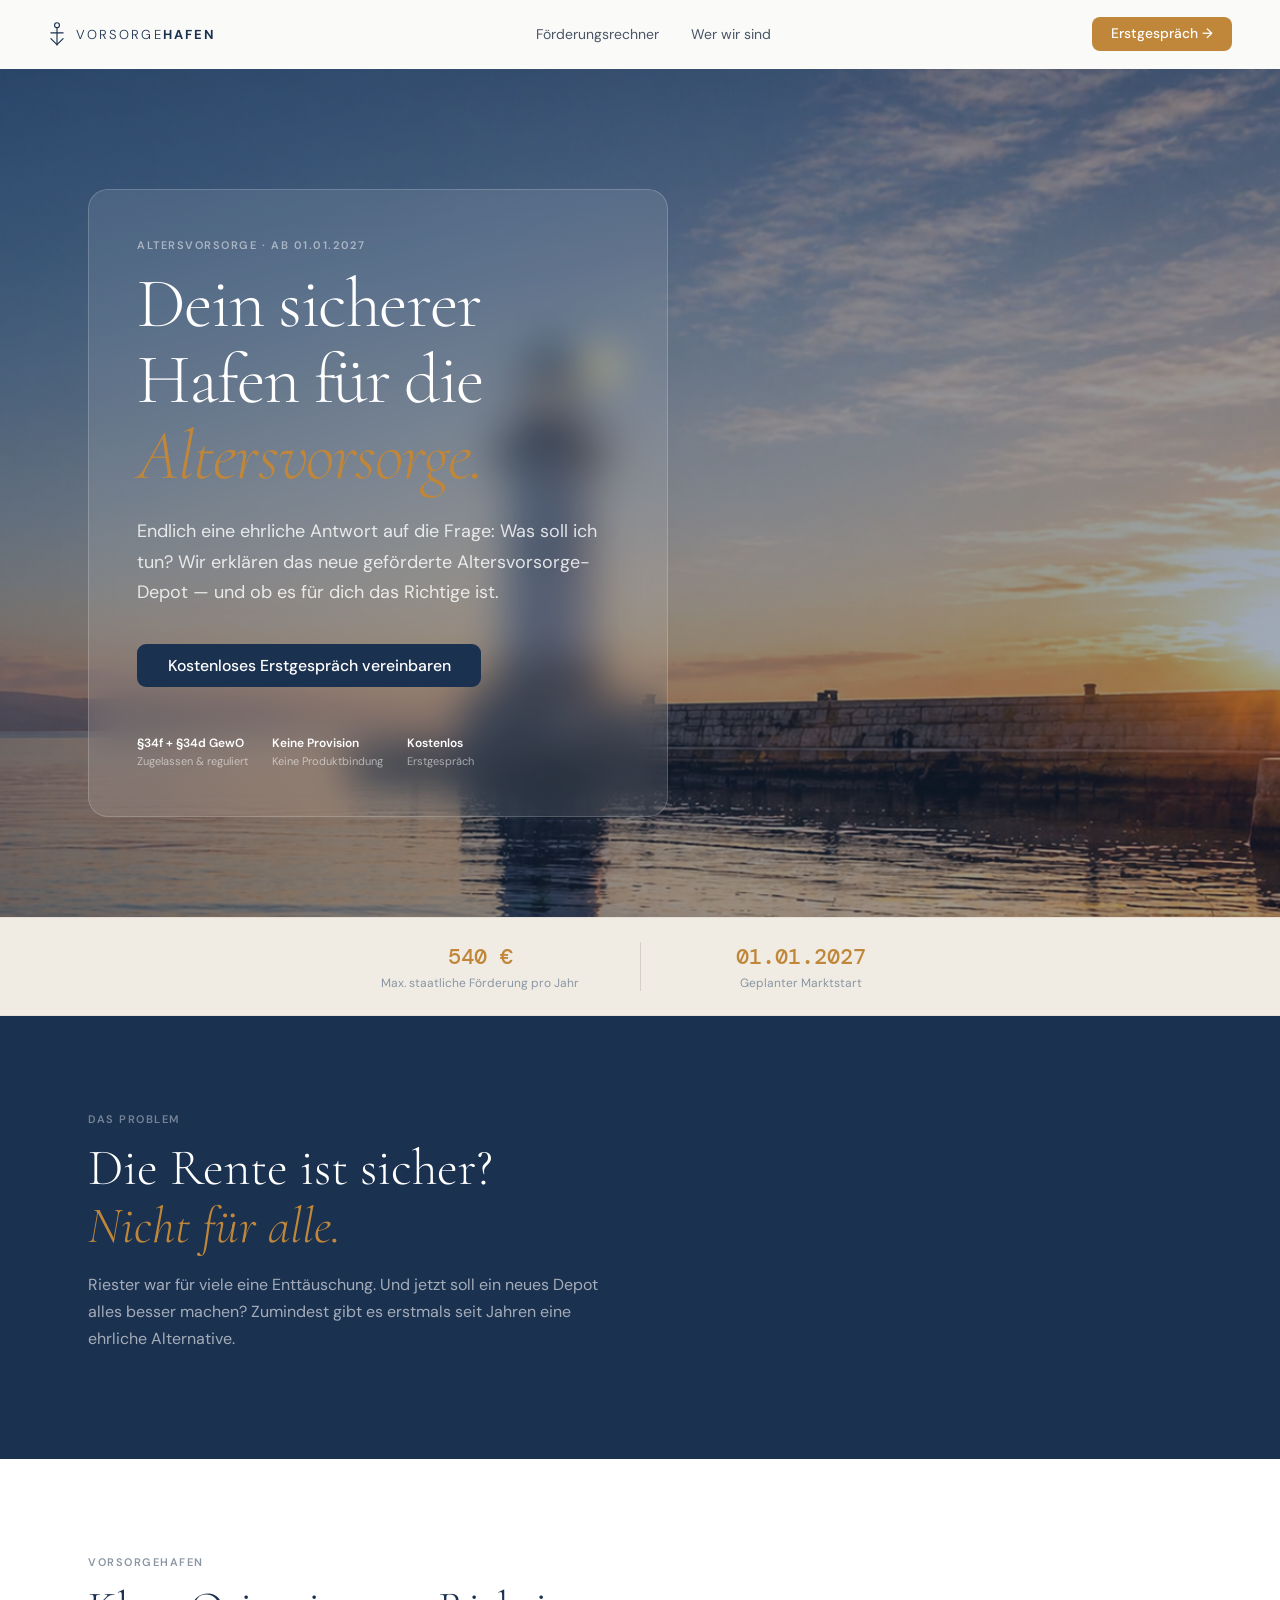
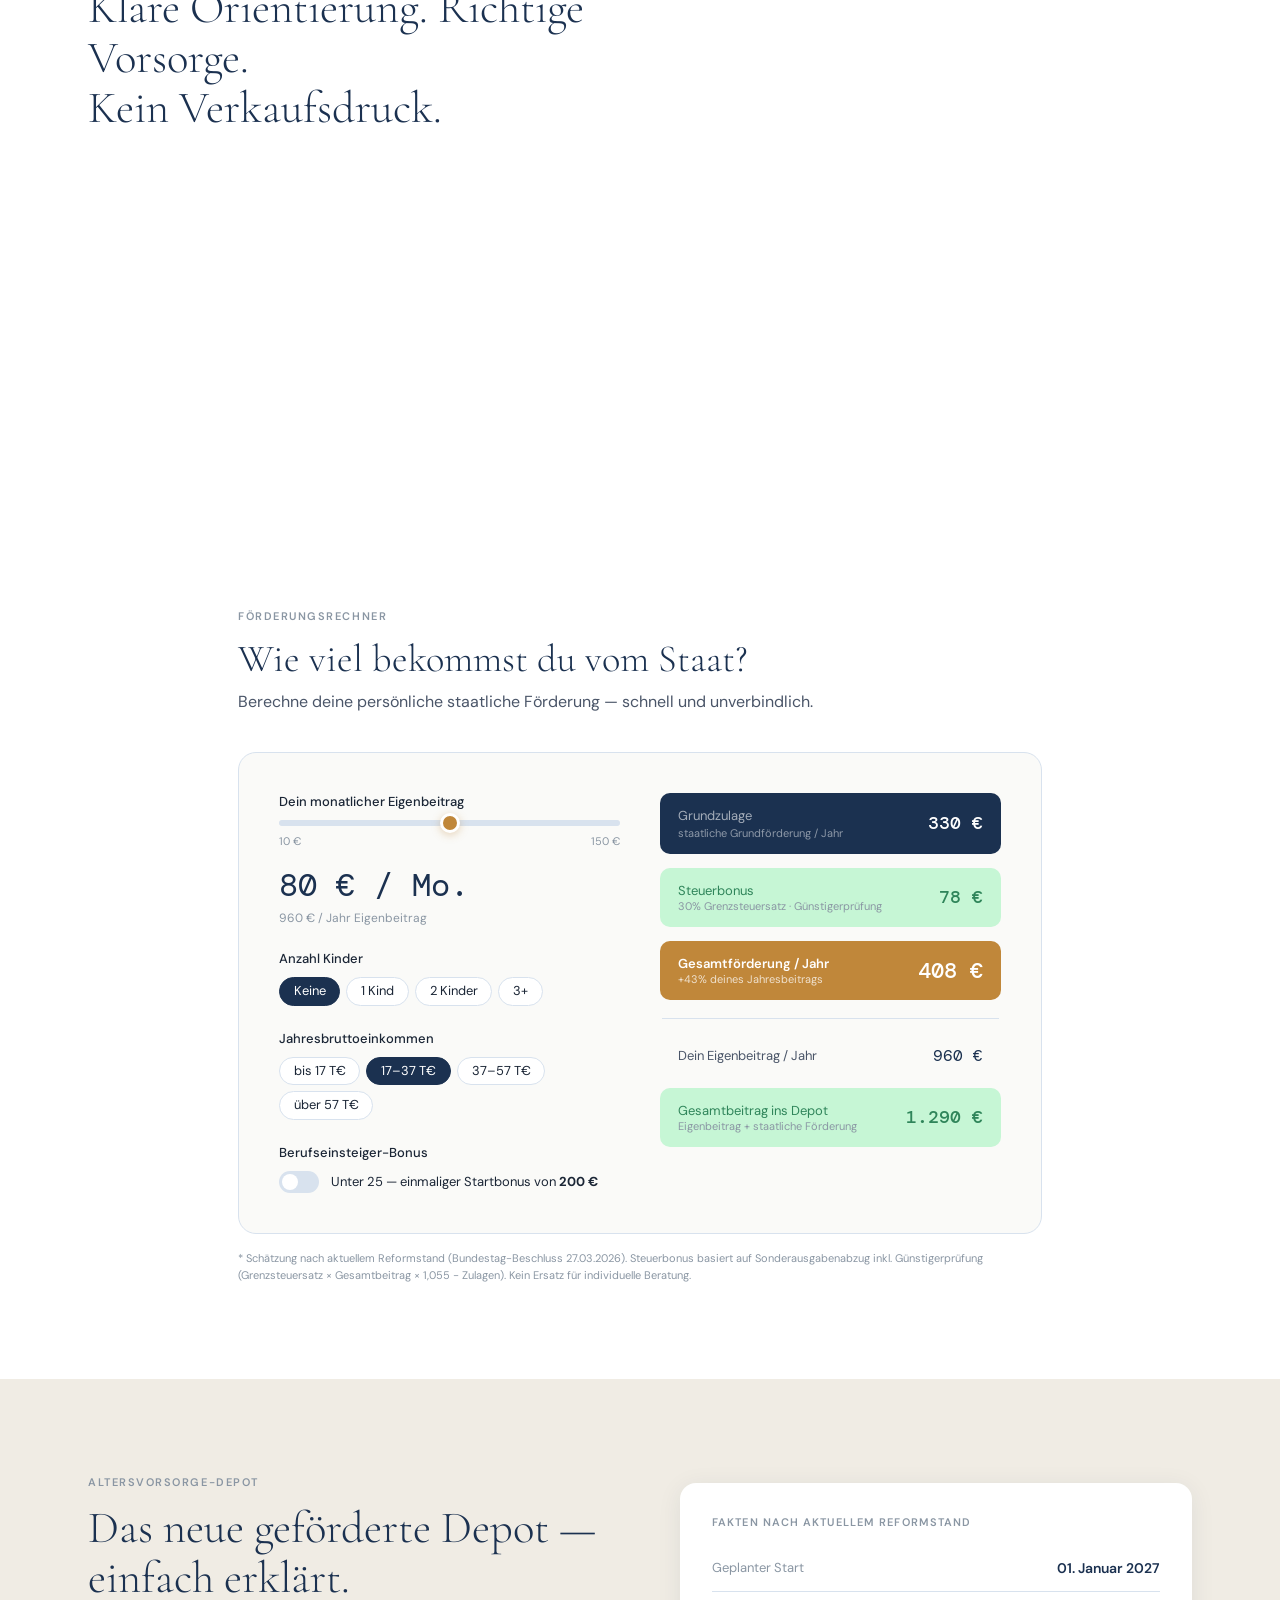
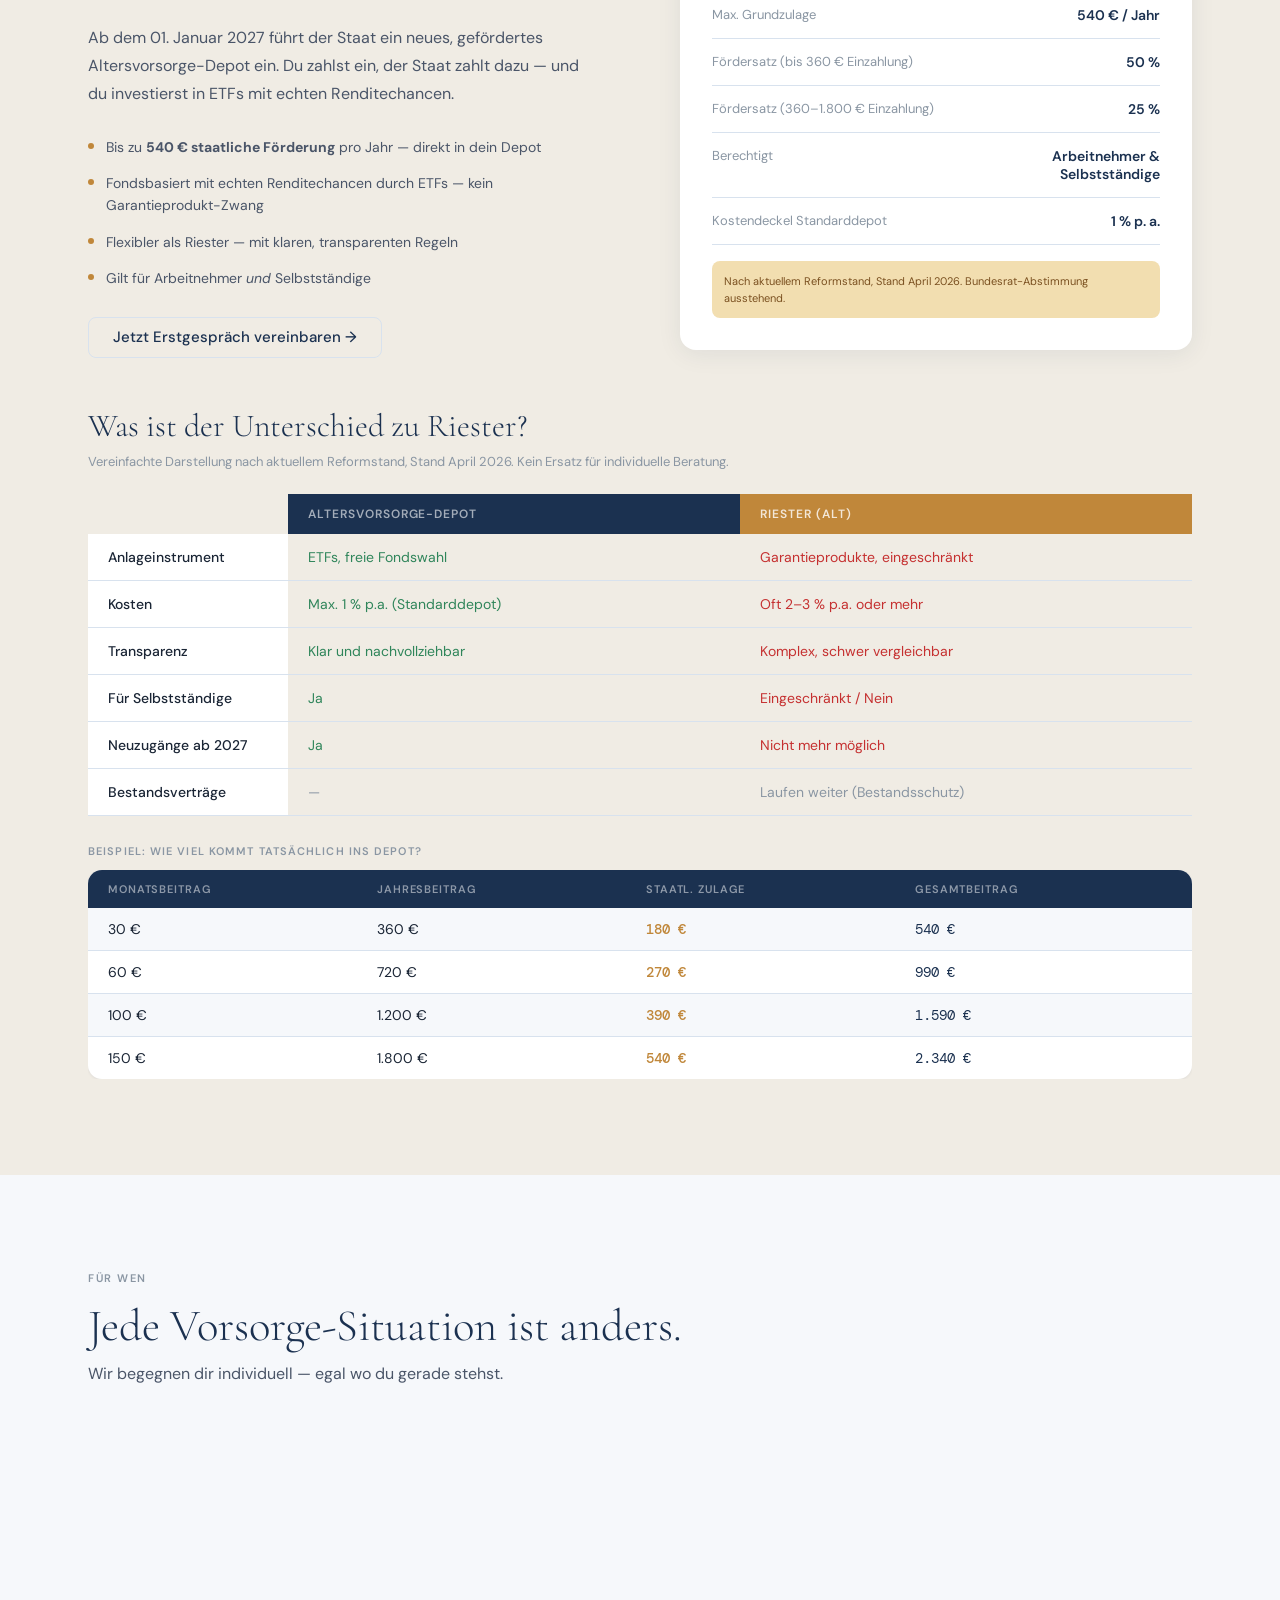
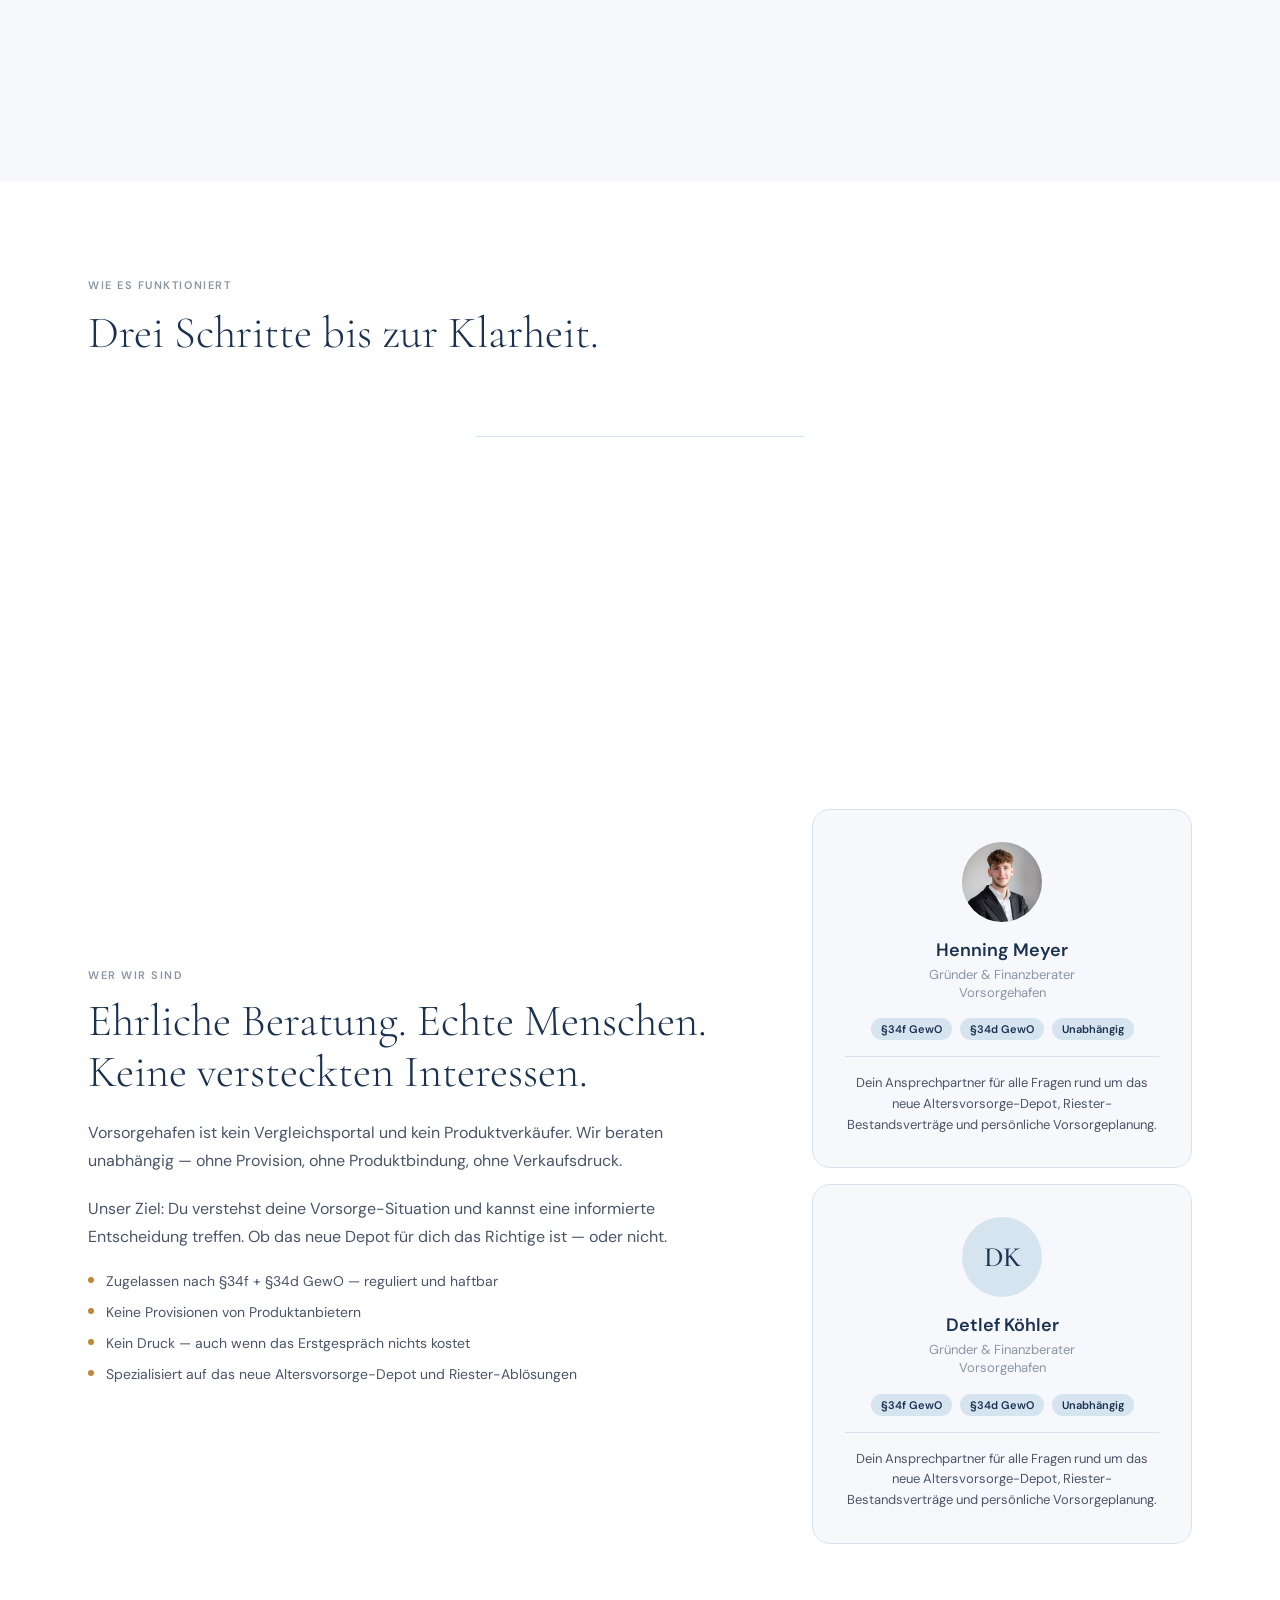
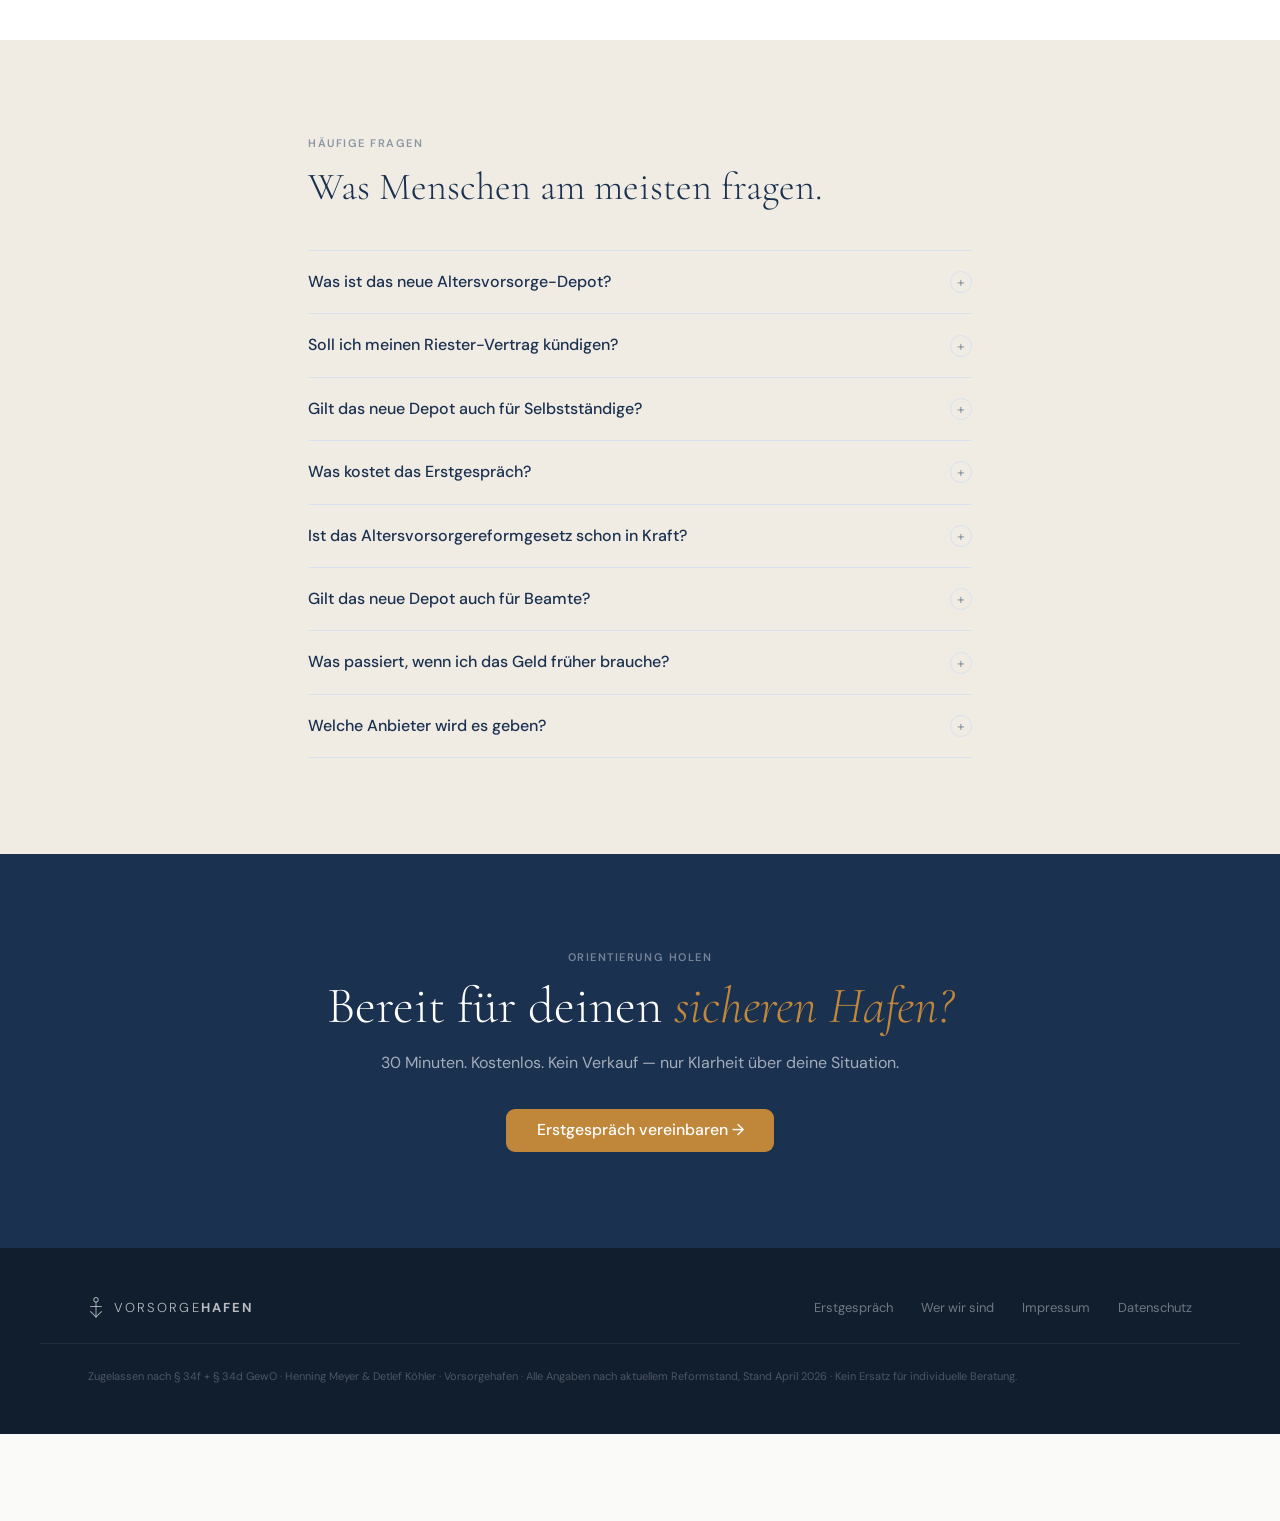
<file: website/altersvorsorge-depot.html>
<!DOCTYPE html>
<html lang="de">
<head>
<meta charset="UTF-8">
<meta name="viewport" content="width=device-width, initial-scale=1.0">
<meta http-equiv="refresh" content="0; url=index.html#depot">
<title>Das Altersvorsorge-Depot erklärt — Vorsorgehafen</title>
<meta name="description" content="Informationen zum Altersvorsorge-Depot bei Vorsorgehafen. Diese Seite verweist auf den entsprechenden Bereich der Startseite.">
<link rel="canonical" href="https://www.vorsorgehafen.de/">
<link rel="icon" type="image/svg+xml" href="favicon.svg">
<link rel="icon" type="image/png" sizes="48x48" href="favicon.png">
<link rel="apple-touch-icon" href="favicon.png">
<meta name="robots" content="noindex, follow">
<meta property="og:locale" content="de_DE">
<meta property="og:type" content="website">
<meta property="og:site_name" content="Vorsorgehafen">
<meta property="og:title" content="Das Altersvorsorge-Depot erklärt — Vorsorgehafen">
<meta property="og:description" content="Informationen zum Altersvorsorge-Depot bei Vorsorgehafen. Diese Seite verweist auf den entsprechenden Bereich der Startseite.">
<meta property="og:url" content="https://www.vorsorgehafen.de/altersvorsorge-depot.html">
<meta property="og:image" content="https://www.vorsorgehafen.de/assets/lighthouse.jpg">
<meta name="twitter:card" content="summary_large_image">
<meta name="twitter:title" content="Das Altersvorsorge-Depot erklärt — Vorsorgehafen">
<meta name="twitter:description" content="Informationen zum Altersvorsorge-Depot bei Vorsorgehafen. Diese Seite verweist auf den entsprechenden Bereich der Startseite.">
<meta name="twitter:image" content="https://www.vorsorgehafen.de/assets/lighthouse.jpg">
<link rel="preconnect" href="https://fonts.googleapis.com">
<link href="https://fonts.googleapis.com/css2?family=Cormorant+Garamond:ital,wght@0,300;0,400;0,500;1,300;1,400&family=DM+Sans:wght@300;400;500;600&family=DM+Mono:wght@400;500&display=swap" rel="stylesheet">
<style>
:root {
  --navy:#1B3150; --navy-mid:#24456B; --amber:#C0873A; --amber-dark:#9A6A28;
  --amber-light:#F2DEB0; --nebel:#F6F8FB; --sand:#F0ECE4; --cream:#FAFAF8;
  --white:#FFFFFF; --border:#D8E2EE; --watt:#D6E4F0; --watt-lt:#EBF4FB;
  --fg1:#1A2535; --fg2:#4A5568; --fg3:#8A96A3;
  --success:#2F855A; --success-lt:#C6F6D5;
  --serif:'Cormorant Garamond',Georgia,serif;
  --sans:'DM Sans',system-ui,sans-serif;
  --mono:'DM Mono',monospace;
  --ease:cubic-bezier(0.25,0.46,0.45,0.94);
}
*,*::before,*::after{box-sizing:border-box;margin:0;padding:0;}
html{scroll-behavior:smooth;}
body{font-family:var(--sans);color:var(--fg1);background:var(--cream);-webkit-font-smoothing:antialiased;}
a{color:inherit;text-decoration:none;}
.logo{display:flex;align-items:center;gap:10px;color:var(--navy);flex-shrink:0;}
.logo-text{font-family:var(--sans);font-size:13px;letter-spacing:0.16em;text-transform:uppercase;color:var(--navy);line-height:1;}
.logo-light{font-weight:300;}.logo-bold{font-weight:700;}
nav{position:sticky;top:0;z-index:100;background:rgba(250,250,248,0.93);backdrop-filter:blur(12px);border-bottom:1px solid var(--border);padding:0 48px;}
.nav-inner{max-width:1200px;margin:0 auto;height:68px;display:flex;align-items:center;justify-content:space-between;}
.nav-links{display:flex;align-items:center;gap:32px;}
.nav-links a{font-size:14px;color:var(--fg2);transition:color 200ms;}
.nav-links a:hover,.nav-links a.active{color:var(--navy);}
.btn{display:inline-flex;align-items:center;gap:7px;font-family:var(--sans);font-weight:500;border-radius:8px;border:none;cursor:pointer;transition:all 200ms;line-height:1;text-decoration:none;}
.btn-amber{background:var(--amber);color:white;padding:10px 20px;font-size:14px;}
.btn-amber:hover{background:var(--amber-dark);}
.btn-navy{background:var(--navy);color:white;padding:12px 28px;font-size:15px;}
.btn-navy:hover{background:var(--navy-mid);}
.btn-lg{padding:14px 32px;font-size:16px;border-radius:9px;}
.container{max-width:1200px;margin:0 auto;padding:0 48px;}
.section-label{font-size:11px;font-weight:600;letter-spacing:0.14em;text-transform:uppercase;color:var(--fg3);margin-bottom:14px;}
.section-label.on-dark{color:rgba(255,255,255,0.4);}

/* ── HERO ── */
.page-hero{background:var(--navy);padding:80px 0 72px;}
.page-hero .container{max-width:860px;}
.page-hero .breadcrumb{font-size:13px;color:rgba(255,255,255,0.35);margin-bottom:20px;}
.page-hero .breadcrumb a{color:rgba(255,255,255,0.45);}
.page-hero h1{font-family:var(--serif);font-size:clamp(36px,5vw,62px);font-weight:300;line-height:1.1;letter-spacing:-0.02em;color:white;margin-bottom:20px;}
.page-hero h1 em{font-style:italic;color:var(--amber);}
.page-hero .lead{font-size:18px;line-height:1.7;color:rgba(255,255,255,0.65);max-width:600px;margin-bottom:32px;}
.disclaimer-bar{background:rgba(255,255,255,0.06);border-top:1px solid rgba(255,255,255,0.08);padding:14px 0;margin-top:48px;}
.disclaimer-bar .container{font-size:12px;color:rgba(255,255,255,0.35);}

/* ── WAS IST ── */
.was-ist{background:var(--white);padding:80px 0;}
.wi-inner{max-width:1200px;margin:0 auto;padding:0 48px;display:grid;grid-template-columns:1fr 440px;gap:72px;align-items:start;}
.wi-inner h2{font-family:var(--serif);font-size:clamp(28px,3vw,42px);font-weight:300;color:var(--navy);margin-bottom:20px;}
.wi-text{font-size:16px;line-height:1.75;color:var(--fg2);margin-bottom:20px;}

/* Info box */
.info-box{background:var(--amber-light);border:1px solid rgba(192,135,58,0.2);border-left:3px solid var(--amber);border-radius:10px;padding:16px 18px;font-size:13px;color:#7A5020;line-height:1.6;}

/* Sidebar card */
.sidebar-card{background:var(--sand);border-radius:16px;padding:28px;}
.sc-title{font-size:13px;font-weight:600;color:var(--navy);margin-bottom:16px;letter-spacing:0.04em;}
.sc-row{display:flex;justify-content:space-between;align-items:flex-start;padding:12px 0;border-bottom:1px solid rgba(0,0,0,0.06);}
.sc-row:last-child{border-bottom:none;padding-bottom:0;}
.sc-key{font-size:12px;color:var(--fg3);}
.sc-val{font-size:13px;font-weight:600;color:var(--navy);text-align:right;max-width:160px;}

/* ── FÖRDERUNG ── */
.foerderung{background:var(--nebel);padding:80px 0;}
.foe-inner{max-width:1200px;margin:0 auto;padding:0 48px;}
.foe-inner h2{font-family:var(--serif);font-size:clamp(28px,3vw,42px);font-weight:300;color:var(--navy);margin-bottom:10px;}
.foe-sub{font-size:16px;color:var(--fg2);margin-bottom:48px;}
.foe-grid{display:grid;grid-template-columns:1fr 1fr;gap:24px;margin-bottom:32px;}
.foe-card{background:white;border-radius:14px;padding:28px;box-shadow:0 1px 3px rgba(27,49,80,0.07);}
.foe-card-top{font-size:11px;font-weight:600;letter-spacing:0.1em;text-transform:uppercase;color:var(--fg3);margin-bottom:10px;}
.foe-card-amount{font-family:var(--mono);font-size:32px;color:var(--amber);margin-bottom:6px;}
.foe-card-label{font-size:13px;color:var(--fg2);margin-bottom:14px;}
.foe-bar-bg{height:6px;background:var(--border);border-radius:999px;margin-bottom:6px;}
.foe-bar-fill{height:100%;border-radius:999px;background:var(--amber);}
.foe-bar-label{font-size:11px;color:var(--fg3);}

/* Example table */
.example-table{background:white;border-radius:14px;overflow:hidden;box-shadow:0 1px 3px rgba(27,49,80,0.07);}
.et-head{display:grid;grid-template-columns:1fr 1fr 1fr 1fr;background:var(--navy);padding:14px 24px;gap:16px;}
.et-head span{font-size:11px;font-weight:600;letter-spacing:0.08em;text-transform:uppercase;color:rgba(255,255,255,0.5);}
.et-row{display:grid;grid-template-columns:1fr 1fr 1fr 1fr;padding:14px 24px;gap:16px;border-bottom:1px solid var(--border);}
.et-row:last-child{border-bottom:none;}
.et-row:nth-child(even){background:var(--nebel);}
.et-row span{font-size:14px;color:var(--fg1);}
.et-row span.mono{font-family:var(--mono);color:var(--navy);}
.et-row span.amber{font-family:var(--mono);color:var(--amber);font-weight:500;}

/* ── VERGLEICH RIESTER ── */
.vergleich{background:var(--white);padding:80px 0;}
.ver-inner{max-width:1200px;margin:0 auto;padding:0 48px;}
.ver-inner h2{font-family:var(--serif);font-size:clamp(28px,3vw,42px);font-weight:300;color:var(--navy);margin-bottom:40px;}
.ver-table{display:grid;grid-template-columns:200px 1fr 1fr;gap:0;}
.ver-head{font-size:12px;font-weight:600;letter-spacing:0.08em;text-transform:uppercase;padding:12px 20px;background:var(--navy);color:rgba(255,255,255,0.6);}
.ver-head:first-child{background:transparent;}
.ver-head.amber{background:var(--amber);color:rgba(255,255,255,0.8);}
.ver-cell{padding:14px 20px;border-bottom:1px solid var(--border);font-size:14px;color:var(--fg2);display:flex;align-items:center;}
.ver-cell.label{font-weight:500;color:var(--fg1);background:var(--sand);}
.ver-cell.good{color:var(--success);}
.ver-cell.neutral{color:var(--fg3);}
.ver-cell.bad{color:#C53030;}

/* ── FAQ ── */
.faq{background:var(--sand);padding:80px 0;}
.faq-inner{max-width:760px;margin:0 auto;padding:0 48px;}
.faq-inner h2{font-family:var(--serif);font-size:clamp(28px,3vw,42px);font-weight:300;color:var(--navy);margin-bottom:40px;}
.faq-list{display:flex;flex-direction:column;border-top:1px solid var(--border);}
.faq-item{border-bottom:1px solid var(--border);}
.faq-q{display:flex;justify-content:space-between;align-items:center;padding:18px 0;cursor:pointer;gap:16px;}
.faq-q span{font-size:15px;font-weight:500;color:var(--navy);line-height:1.4;}
.faq-icon{width:22px;height:22px;border-radius:50%;border:1.5px solid var(--border);flex-shrink:0;display:flex;align-items:center;justify-content:center;transition:all 200ms;color:var(--fg3);font-size:14px;}
.faq-item.open .faq-icon{background:var(--navy);border-color:var(--navy);color:white;transform:rotate(45deg);}
.faq-a{overflow:hidden;max-height:0;transition:max-height 350ms var(--ease);}
.faq-a-inner{padding-bottom:18px;font-size:14px;line-height:1.7;color:var(--fg2);}
.faq-item.open .faq-a{max-height:300px;}

/* ── CTA ── */
.cta-section{background:var(--navy);padding:80px 0;text-align:center;}
.cta-section h2{font-family:var(--serif);font-size:clamp(28px,4vw,48px);font-weight:300;color:white;margin-bottom:14px;}
.cta-section h2 em{font-style:italic;color:var(--amber);}
.cta-section p{font-size:16px;color:rgba(255,255,255,0.55);margin-bottom:32px;}

/* ── FOOTER ── */
footer{background:#111E2E;padding:40px 0;}
.footer-inner{max-width:1200px;margin:0 auto;padding:0 48px;display:flex;justify-content:space-between;align-items:center;}
.footer-links{display:flex;gap:24px;}
.footer-links a{font-size:13px;color:rgba(255,255,255,0.4);transition:color 200ms;}
.footer-links a:hover{color:rgba(255,255,255,0.7);}
.footer-legal{font-size:11px;color:rgba(255,255,255,0.2);margin-top:20px;border-top:1px solid rgba(255,255,255,0.06);padding-top:20px;max-width:1200px;margin:20px auto 0;padding-left:48px;padding-right:48px;}

/* ── HAMBURGER / MOBILE NAV ── */
.nav-right { display: flex; align-items: center; gap: 10px; }
.hamburger { display: none; flex-direction: column; justify-content: center; gap: 5px; background: none; border: none; cursor: pointer; padding: 6px 4px; flex-shrink: 0; }
.hamburger span { display: block; width: 22px; height: 2px; background: var(--navy); border-radius: 2px; transition: transform 250ms ease, opacity 250ms ease; }
.mobile-nav { display: none; flex-direction: column; background: rgba(250,250,248,0.97); backdrop-filter: blur(12px); border-top: 1px solid var(--border); padding: 4px 20px 12px; }
.mobile-nav a { font-size: 16px; color: var(--fg1); padding: 14px 0; border-bottom: 1px solid var(--border); display: block; }
.mobile-nav a:last-child { border-bottom: none; }

/* ── SCROLL WRAPPER FOR TABLES ── */
.table-scroll{overflow-x:auto;-webkit-overflow-scrolling:touch;}

/* ══════════════════════════════════════════
   MOBILE RESPONSIVE
   ══════════════════════════════════════════ */
@media (max-width: 768px) {
  nav { padding: 0 20px; }
  .nav-links { display: none; }
  .hamburger { display: flex; }
  .mobile-nav.open { display: flex; }
  nav.menu-open .hamburger span:nth-child(1) { transform: translateY(7px) rotate(45deg); }
  nav.menu-open .hamburger span:nth-child(2) { opacity: 0; }
  nav.menu-open .hamburger span:nth-child(3) { transform: translateY(-7px) rotate(-45deg); }
  .btn-amber { padding: 9px 14px; font-size: 13px; }

  .page-hero { padding: 48px 0 36px; }
  .page-hero .container { padding: 0 20px; }
  .page-hero h1 { font-size: 30px; }
  .page-hero .lead { font-size: 15px; margin-bottom: 24px; }
  .btn-lg { padding: 13px 24px; font-size: 15px; }
  .disclaimer-bar .container { padding: 0 20px; }

  .was-ist { padding: 52px 0; }
  .wi-inner { grid-template-columns: 1fr; gap: 28px; padding: 0 20px; }
  .wi-inner h2 { font-size: 26px; }

  .foerderung { padding: 52px 0; }
  .foe-inner { padding: 0 20px; }
  .foe-inner h2 { font-size: 26px; }
  .foe-sub { font-size: 15px; margin-bottom: 28px; }
  .foe-grid { grid-template-columns: 1fr; gap: 14px; margin-bottom: 20px; }
  .example-table { min-width: 480px; }

  .vergleich { padding: 52px 0; }
  .ver-inner { padding: 0 20px; }
  .ver-inner h2 { font-size: 26px; margin-bottom: 24px; }
  .ver-table { min-width: 500px; }

  .faq { padding: 52px 0; }
  .faq-inner { padding: 0 20px; }
  .faq-inner h2 { font-size: 26px; margin-bottom: 28px; }

  .cta-section { padding: 52px 0; }
  .cta-section .container { padding: 0 20px; }
  .cta-section h2 { font-size: 26px; }
  .cta-section p { font-size: 15px; }

  footer { padding: 28px 0; }
  .footer-inner { padding: 0 20px; flex-direction: column; gap: 20px; text-align: center; }
  .footer-links { flex-wrap: wrap; justify-content: center; gap: 16px; }
  .footer-legal { padding: 16px 20px 0; }
}

@media (max-width: 480px) {
  .page-hero h1 { font-size: 26px; }
  .foe-card-amount { font-size: 26px; }
}
</style>
</head>
<body>

<nav>
  <div class="nav-inner">
    <a href="index.html" class="logo">
      <svg width="18" height="26" viewBox="0 0 22 34" fill="none">
        <circle cx="11" cy="5.5" r="3.2" stroke="currentColor" stroke-width="1.5"/>
        <line x1="11" y1="8.7" x2="11" y2="32" stroke="currentColor" stroke-width="1.5"/>
        <path d="M3 23 L11 31 L19 23" stroke="currentColor" stroke-width="1.5" stroke-linecap="round" stroke-linejoin="round"/>
        <line x1="3" y1="15.5" x2="19" y2="15.5" stroke="currentColor" stroke-width="1.5" stroke-linecap="round"/>
      </svg>
      <span class="logo-text"><span class="logo-light">Vorsorge</span><span class="logo-bold">hafen</span></span>
    </a>
    <div class="nav-links">
      <a href="altersvorsorge-depot.html" class="active">Altersvorsorge-Depot</a>
      <a href="#">Über uns</a>
    </div>
    <div class="nav-right">
      <button class="hamburger" id="hamburger" aria-label="Menü öffnen">
        <span></span><span></span><span></span>
      </button>
      <a href="erstgespraech.html" class="btn btn-amber">Erstgespräch →</a>
    </div>
  </div>
  <div class="mobile-nav" id="mobile-nav">
    <a href="altersvorsorge-depot.html" class="active">Altersvorsorge-Depot</a>
    <a href="#">Über uns</a>
  </div>
</nav>

<section class="page-hero">
  <div class="container">
    <div class="breadcrumb"><a href="index.html">Vorsorgehafen</a> / Altersvorsorge-Depot</div>
    <div class="section-label on-dark">Ab 01.01.2027</div>
    <h1>Das neue Altersvorsorge-Depot — <em>erklärt.</em></h1>
    <p class="lead">Was steckt hinter der größten Vorsorge-Reform seit Jahren? Wir erklären, was es bedeutet — und ob es für dich das Richtige ist.</p>
    <a href="erstgespraech.html" class="btn btn-amber btn-lg">Kostenloses Erstgespräch vereinbaren</a>
  </div>
  <div class="disclaimer-bar">
    <div class="container">Nach aktuellem Reformstand, Stand April 2026 · Bundestag-Beschluss vom 27.03.2026 · Bundesrat-Abstimmung ausstehend</div>
  </div>
</section>

<section class="was-ist">
  <div class="wi-inner">
    <div>
      <div class="section-label">Was ist das Depot?</div>
      <h2>Eine neue Art der Altersvorsorge — mit echten Renditechancen.</h2>
      <p class="wi-text">Das Altersvorsorge-Depot ist ein neues staatlich gefördertes Sparprodukt, das ab dem 1. Januar 2027 in Deutschland verfügbar sein soll. Anders als Riester kannst du damit in ETFs investieren — mit echten Renditechancen und transparenten Kosten.</p>
      <p class="wi-text">Du zahlst monatlich ein, der Staat zahlt bis zu 540 Euro pro Jahr dazu.</p>
      <div class="info-box">Nach aktuellem Reformstand (Bundestag-Beschluss 27.03.2026). Bundesrat-Abstimmung steht aus. Alle Angaben können sich durch Durchführungsverordnungen noch ändern.</div>
    </div>
    <div>
      <div class="sidebar-card">
        <div class="sc-title">Eckdaten im Überblick</div>
        <div class="sc-row"><span class="sc-key">Geplanter Start</span><span class="sc-val">01. Jan. 2027</span></div>
        <div class="sc-row"><span class="sc-key">Max. Grundzulage</span><span class="sc-val">540 € / Jahr</span></div>
        <div class="sc-row"><span class="sc-key">Fördersatz (bis 360 €)</span><span class="sc-val">50 %</span></div>
        <div class="sc-row"><span class="sc-key">Fördersatz (360–1.800 €)</span><span class="sc-val">25 %</span></div>
        <div class="sc-row"><span class="sc-key">Berechtigt</span><span class="sc-val">Arbeitn. & Selbstständige</span></div>
        <div class="sc-row"><span class="sc-key">Kostendeckel (Std.)</span><span class="sc-val">1 % p.a.</span></div>
        <div class="sc-row"><span class="sc-key">Anlageinstrument</span><span class="sc-val">ETFs, Fonds</span></div>
        <div class="sc-row"><span class="sc-key">Riester Neuzugänge</span><span class="sc-val">Ab 2027 nicht mehr möglich</span></div>
      </div>
    </div>
  </div>
</section>

<section class="foerderung">
  <div class="foe-inner">
    <div class="section-label">Staatliche Förderung</div>
    <h2>Bis zu 540 € vom Staat — jährlich.</h2>
    <p class="foe-sub">Die Förderstruktur ist klar und nachvollziehbar — wenn man sie einmal versteht.</p>
    <div class="foe-grid">
      <div class="foe-card">
        <div class="foe-card-top">Erste Stufe</div>
        <div class="foe-card-amount">50 %</div>
        <div class="foe-card-label">Zulage auf Beiträge bis 360 € / Jahr (max. 180 €)</div>
        <div class="foe-bar-bg"><div class="foe-bar-fill" style="width:50%"></div></div>
        <div class="foe-bar-label">Du zahlst 30 € / Mo. → Staat zahlt 15 € dazu</div>
      </div>
      <div class="foe-card">
        <div class="foe-card-top">Zweite Stufe</div>
        <div class="foe-card-amount">25 %</div>
        <div class="foe-card-label">Zulage auf Beiträge von 360–1.800 € / Jahr (max. +360 €)</div>
        <div class="foe-bar-bg"><div class="foe-bar-fill" style="width:25%"></div></div>
        <div class="foe-bar-label">Maximal 540 € Grundzulage im Jahr erreichbar</div>
      </div>
    </div>

    <div class="table-scroll"><div class="example-table">
      <div class="et-head">
        <span>Monatsbeitrag</span><span>Jahresbeitrag</span><span>Staatl. Zulage</span><span>Gesamtbeitrag</span>
      </div>
      <div class="et-row"><span>30 €</span><span>360 €</span><span class="amber">180 €</span><span class="mono">540 €</span></div>
      <div class="et-row"><span>60 €</span><span>720 €</span><span class="amber">270 €</span><span class="mono">990 €</span></div>
      <div class="et-row"><span>100 €</span><span>1.200 €</span><span class="amber">390 €</span><span class="mono">1.590 €</span></div>
      <div class="et-row"><span>150 €</span><span>1.800 €</span><span class="amber">540 €</span><span class="mono">2.340 €</span></div>
    </div></div>
  </div>
</section>

<section class="vergleich">
  <div class="ver-inner">
    <div class="section-label">Depot vs. Riester</div>
    <h2>Was ist der Unterschied zu Riester?</h2>
    <div class="table-scroll"><div class="ver-table">
      <div class="ver-head"></div>
      <div class="ver-head">Altersvorsorge-Depot</div>
      <div class="ver-head amber">Riester (alt)</div>

      <div class="ver-cell label">Anlageinstrument</div>
      <div class="ver-cell good">ETFs, freie Fondswahl</div>
      <div class="ver-cell bad">Garantieprodukte, eingeschränkt</div>

      <div class="ver-cell label">Kosten</div>
      <div class="ver-cell good">Max. 1 % p.a. (Standarddepot)</div>
      <div class="ver-cell bad">Oft 2–3 % p.a. oder mehr</div>

      <div class="ver-cell label">Transparenz</div>
      <div class="ver-cell good">Klar und nachvollziehbar</div>
      <div class="ver-cell bad">Komplex, schwer vergleichbar</div>

      <div class="ver-cell label">Für Selbstständige</div>
      <div class="ver-cell good">Ja</div>
      <div class="ver-cell bad">Eingeschränkt / Nein</div>

      <div class="ver-cell label">Neuzugänge ab 2027</div>
      <div class="ver-cell good">Ja</div>
      <div class="ver-cell bad">Nicht mehr möglich</div>

      <div class="ver-cell label">Bestandsverträge</div>
      <div class="ver-cell neutral">—</div>
      <div class="ver-cell neutral">Laufen weiter (Bestandsschutz)</div>
    </div></div>
    <p style="margin-top:16px;font-size:12px;color:var(--fg3);">Vereinfachte Darstellung. Kein Ersatz für individuelle Beratung. Nach aktuellem Reformstand April 2026.</p>
  </div>
</section>

<section class="faq">
  <div class="faq-inner">
    <div class="section-label">Häufige Fragen</div>
    <h2>Fragen zum Depot.</h2>
    <div class="faq-list" id="faq">
      <div class="faq-item">
        <div class="faq-q"><span>Soll ich meinen Riester-Vertrag kündigen?</span><div class="faq-icon">+</div></div>
        <div class="faq-a"><div class="faq-a-inner">Kommt auf deinen Vertrag an. Für manche lohnt sich der Bestandsschutz, für andere ist ein Wechsel sinnvoll. Diese Frage lässt sich nicht pauschal beantworten — genau dafür ist das kostenlose Erstgespräch da.</div></div>
      </div>
      <div class="faq-item">
        <div class="faq-q"><span>Gilt das Depot auch für Beamte?</span><div class="faq-icon">+</div></div>
        <div class="faq-a"><div class="faq-a-inner">Die Förderberechtigung für Beamte ist nach aktuellem Reformstand noch nicht abschließend geklärt. Wir empfehlen, die Entwicklung zu verfolgen und sich individuell beraten zu lassen.</div></div>
      </div>
      <div class="faq-item">
        <div class="faq-q"><span>Was passiert, wenn ich das Geld früher brauche?</span><div class="faq-icon">+</div></div>
        <div class="faq-a"><div class="faq-a-inner">Das Depot ist für die Altersvorsorge konzipiert — eine vorzeitige Entnahme ist unter bestimmten Bedingungen möglich, führt aber in der Regel zu Rückforderung der staatlichen Zulagen. Die genauen Regelungen werden durch Durchführungsverordnungen festgelegt.</div></div>
      </div>
      <div class="faq-item">
        <div class="faq-q"><span>Welche Anbieter wird es geben?</span><div class="faq-icon">+</div></div>
        <div class="faq-a"><div class="faq-a-inner">Die konkreten Anbieter stehen noch nicht fest. Nach aktuellem Stand sollen Banken, Versicherungen und Fondsgesellschaften das Depot anbieten dürfen. Wir behalten den Markt im Blick und beraten dich zum richtigen Zeitpunkt.</div></div>
      </div>
    </div>
  </div>
</section>

<section class="cta-section">
  <div class="container" style="max-width:700px;text-align:center;">
    <div class="section-label on-dark">Nächster Schritt</div>
    <h2>Ist das Depot <em>das Richtige für dich?</em></h2>
    <p>Lass es uns gemeinsam herausfinden — kostenlos, unverbindlich, ohne Verkaufsdruck.</p>
    <a href="erstgespraech.html" class="btn btn-amber btn-lg">Kostenloses Erstgespräch vereinbaren</a>
  </div>
</section>

<footer>
  <div class="footer-inner">
    <a href="index.html" class="logo" style="color:rgba(255,255,255,0.6);">
      <svg width="16" height="23" viewBox="0 0 22 34" fill="none">
        <circle cx="11" cy="5.5" r="3.2" stroke="rgba(255,255,255,0.5)" stroke-width="1.5"/>
        <line x1="11" y1="8.7" x2="11" y2="32" stroke="rgba(255,255,255,0.5)" stroke-width="1.5"/>
        <path d="M3 23 L11 31 L19 23" stroke="rgba(255,255,255,0.5)" stroke-width="1.5" stroke-linecap="round" stroke-linejoin="round"/>
        <line x1="3" y1="15.5" x2="19" y2="15.5" stroke="rgba(255,255,255,0.5)" stroke-width="1.5" stroke-linecap="round"/>
      </svg>
      <span class="logo-text" style="color:rgba(255,255,255,0.6);"><span class="logo-light">Vorsorge</span><span class="logo-bold">hafen</span></span>
    </a>
    <div class="footer-links">
      <a href="index.html">Startseite</a>
      <a href="erstgespraech.html">Erstgespräch</a>
      <a href="impressum.html">Impressum</a>
      <a href="datenschutz.html">Datenschutz</a>
    </div>
  </div>
  <div class="footer-legal">Zugelassen nach § 34f + § 34d GewO · Henning Meyer · Vorsorgehafen · Nach aktuellem Reformstand, Stand April 2026 · Kein Ersatz für individuelle Beratung.</div>
</footer>

<script>
// ── Hamburger ──
(function() {
  const btn = document.getElementById('hamburger');
  const menu = document.getElementById('mobile-nav');
  const nav = document.querySelector('nav');
  btn.addEventListener('click', () => {
    const open = menu.classList.toggle('open');
    nav.classList.toggle('menu-open', open);
    btn.setAttribute('aria-label', open ? 'Menü schließen' : 'Menü öffnen');
  });
  menu.querySelectorAll('a').forEach(a => a.addEventListener('click', () => {
    menu.classList.remove('open'); nav.classList.remove('menu-open');
  }));
  document.addEventListener('click', e => {
    if (!e.target.closest('nav')) { menu.classList.remove('open'); nav.classList.remove('menu-open'); }
  });
})();

document.getElementById('faq').addEventListener('click', e => {
  const item = e.target.closest('.faq-item');
  if (!item) return;
  const isOpen = item.classList.contains('open');
  document.querySelectorAll('.faq-item.open').forEach(i => i.classList.remove('open'));
  if (!isOpen) item.classList.add('open');
});
</script>
</body>
</html>
</file>
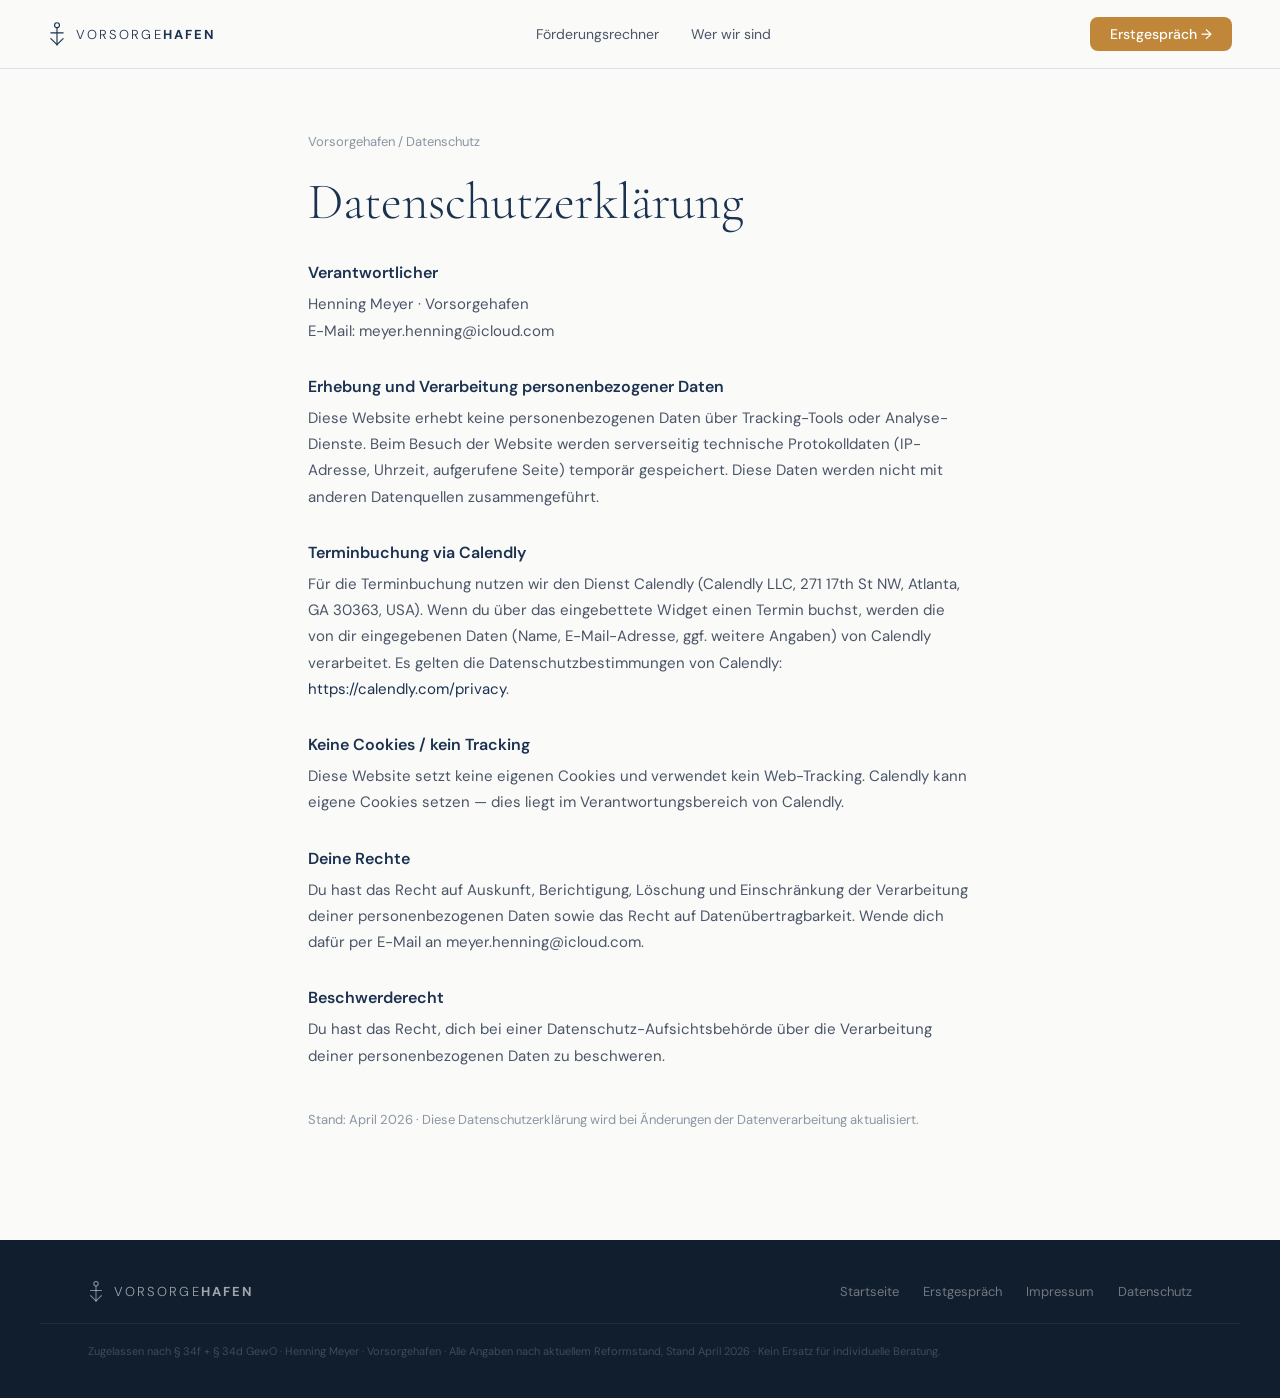
<file: website/datenschutz.html>
<!DOCTYPE html>
<html lang="de">
<head>
<meta charset="UTF-8">
<meta name="viewport" content="width=device-width, initial-scale=1.0">
<title>Datenschutzerklärung — Vorsorgehafen</title>
<meta name="description" content="Datenschutzerklärung von Vorsorgehafen mit Informationen zur Verarbeitung personenbezogener Daten, Kontaktwegen und Betroffenenrechten.">
<link rel="canonical" href="https://www.vorsorgehafen.de/datenschutz.html">
<link rel="icon" type="image/svg+xml" href="favicon.svg">
<link rel="icon" type="image/png" sizes="48x48" href="favicon.png">
<link rel="apple-touch-icon" href="favicon.png">
<meta name="robots" content="index, follow">
<meta property="og:locale" content="de_DE">
<meta property="og:type" content="website">
<meta property="og:site_name" content="Vorsorgehafen">
<meta property="og:title" content="Datenschutzerklärung — Vorsorgehafen">
<meta property="og:description" content="Datenschutzerklärung von Vorsorgehafen mit Informationen zur Verarbeitung personenbezogener Daten, Kontaktwegen und Betroffenenrechten.">
<meta property="og:url" content="https://www.vorsorgehafen.de/datenschutz.html">
<meta property="og:image" content="https://www.vorsorgehafen.de/assets/lighthouse.jpg">
<meta name="twitter:card" content="summary_large_image">
<meta name="twitter:title" content="Datenschutzerklärung — Vorsorgehafen">
<meta name="twitter:description" content="Datenschutzerklärung von Vorsorgehafen mit Informationen zur Verarbeitung personenbezogener Daten, Kontaktwegen und Betroffenenrechten.">
<meta name="twitter:image" content="https://www.vorsorgehafen.de/assets/lighthouse.jpg">
<link rel="preconnect" href="https://fonts.googleapis.com">
<link href="https://fonts.googleapis.com/css2?family=Cormorant+Garamond:ital,wght@0,300;0,400;0,500;1,300&family=DM+Sans:wght@300;400;500;600&display=swap" rel="stylesheet">
<style>
:root {
  --navy:#1B3150; --amber:#C0873A; --amber-dark:#9A6A28;
  --cream:#FAFAF8; --white:#FFFFFF; --border:#D8E2EE;
  --fg1:#1A2535; --fg2:#4A5568; --fg3:#8A96A3;
  --serif:'Cormorant Garamond',Georgia,serif;
  --sans:'DM Sans',system-ui,sans-serif;
}
*,*::before,*::after{box-sizing:border-box;margin:0;padding:0;}
body{font-family:var(--sans);color:var(--fg1);background:var(--cream);-webkit-font-smoothing:antialiased;}
a{color:inherit;text-decoration:none;}
.logo{display:flex;align-items:center;gap:10px;color:var(--navy);}
.logo-text{font-family:var(--sans);font-size:13px;letter-spacing:0.16em;text-transform:uppercase;line-height:1;}
.logo-light{font-weight:300;}.logo-bold{font-weight:700;}
nav{background:var(--cream);border-bottom:1px solid var(--border);padding:0 48px;}
.nav-inner{max-width:1200px;margin:0 auto;height:68px;display:flex;align-items:center;justify-content:space-between;}
.nav-links{display:flex;gap:32px;}
.nav-links a{font-size:14px;color:var(--fg2);transition:color 200ms;}
.nav-links a:hover{color:var(--navy);}
.btn{display:inline-flex;align-items:center;font-family:var(--sans);font-weight:500;border-radius:8px;border:none;cursor:pointer;transition:all 200ms;line-height:1;text-decoration:none;}
.btn-amber{background:var(--amber);color:white;padding:10px 20px;font-size:14px;}
.btn-amber:hover{background:var(--amber-dark);}
.page-content{max-width:760px;margin:0 auto;padding:64px 48px 96px;}
h1{font-family:var(--serif);font-size:clamp(36px,4vw,52px);font-weight:300;color:var(--navy);margin-bottom:10px;line-height:1.1;}
.breadcrumb{font-size:13px;color:var(--fg3);margin-bottom:24px;}
.breadcrumb a{color:var(--fg3);}
h2{font-size:16px;font-weight:600;color:var(--navy);margin:32px 0 8px;}
p{font-size:15px;line-height:1.75;color:var(--fg2);margin-bottom:12px;}
footer{background:#111E2E;padding:40px 0;}
.footer-inner{max-width:1200px;margin:0 auto;padding:0 48px;display:flex;justify-content:space-between;align-items:center;}
.footer-links{display:flex;gap:24px;}
.footer-links a{font-size:13px;color:rgba(255,255,255,0.4);}
.footer-links a:hover{color:rgba(255,255,255,0.7);}
.footer-legal{font-size:11px;color:rgba(255,255,255,0.2);margin-top:20px;border-top:1px solid rgba(255,255,255,0.06);padding-top:20px;max-width:1200px;margin:20px auto 0;padding-left:48px;padding-right:48px;}
@media (max-width:768px){
  nav{padding:0 20px;}
  .page-content{padding:40px 20px 64px;}
  footer{padding:28px 0;}
  .footer-inner{padding:0 20px;flex-direction:column;gap:16px;text-align:center;}
  .footer-links{flex-wrap:wrap;justify-content:center;gap:16px;}
  .footer-legal{padding:14px 20px 0;}
}
</style>
</head>
<body>

<nav>
  <div class="nav-inner">
    <a href="index.html" class="logo">
      <svg width="18" height="26" viewBox="0 0 22 34" fill="none">
        <circle cx="11" cy="5.5" r="3.2" stroke="currentColor" stroke-width="1.5"/>
        <line x1="11" y1="8.7" x2="11" y2="32" stroke="currentColor" stroke-width="1.5"/>
        <path d="M3 23 L11 31 L19 23" stroke="currentColor" stroke-width="1.5" stroke-linecap="round" stroke-linejoin="round"/>
        <line x1="3" y1="15.5" x2="19" y2="15.5" stroke="currentColor" stroke-width="1.5" stroke-linecap="round"/>
      </svg>
      <span class="logo-text"><span class="logo-light">Vorsorge</span><span class="logo-bold">hafen</span></span>
    </a>
    <div class="nav-links">
      <a href="index.html#rechner">Förderungsrechner</a>
      <a href="index.html#ueber-uns">Wer wir sind</a>
    </div>
    <a href="erstgespraech.html" class="btn btn-amber">Erstgespräch →</a>
  </div>
</nav>

<div class="page-content">
  <div class="breadcrumb"><a href="index.html">Vorsorgehafen</a> / Datenschutz</div>
  <h1>Datenschutz&shy;erklärung</h1>

  <h2>Verantwortlicher</h2>
  <p>
    Henning Meyer · Vorsorgehafen<br>
    E-Mail: meyer.henning@icloud.com
  </p>

  <h2>Erhebung und Verarbeitung personenbezogener Daten</h2>
  <p>Diese Website erhebt keine personenbezogenen Daten über Tracking-Tools oder Analyse-Dienste. Beim Besuch der Website werden serverseitig technische Protokolldaten (IP-Adresse, Uhrzeit, aufgerufene Seite) temporär gespeichert. Diese Daten werden nicht mit anderen Datenquellen zusammengeführt.</p>

  <h2>Terminbuchung via Calendly</h2>
  <p>Für die Terminbuchung nutzen wir den Dienst Calendly (Calendly LLC, 271 17th St NW, Atlanta, GA 30363, USA). Wenn du über das eingebettete Widget einen Termin buchst, werden die von dir eingegebenen Daten (Name, E-Mail-Adresse, ggf. weitere Angaben) von Calendly verarbeitet. Es gelten die Datenschutzbestimmungen von Calendly: <span style="color:var(--navy)">https://calendly.com/privacy</span>.</p>

  <h2>Keine Cookies / kein Tracking</h2>
  <p>Diese Website setzt keine eigenen Cookies und verwendet kein Web-Tracking. Calendly kann eigene Cookies setzen — dies liegt im Verantwortungsbereich von Calendly.</p>

  <h2>Deine Rechte</h2>
  <p>Du hast das Recht auf Auskunft, Berichtigung, Löschung und Einschränkung der Verarbeitung deiner personenbezogenen Daten sowie das Recht auf Datenübertragbarkeit. Wende dich dafür per E-Mail an meyer.henning@icloud.com.</p>

  <h2>Beschwerderecht</h2>
  <p>Du hast das Recht, dich bei einer Datenschutz-Aufsichtsbehörde über die Verarbeitung deiner personenbezogenen Daten zu beschweren.</p>

  <p style="margin-top:40px;font-size:13px;color:var(--fg3);">Stand: April 2026 · Diese Datenschutzerklärung wird bei Änderungen der Datenverarbeitung aktualisiert.</p>
</div>

<footer>
  <div class="footer-inner">
    <a href="index.html" class="logo" style="color:rgba(255,255,255,0.6);">
      <svg width="16" height="23" viewBox="0 0 22 34" fill="none">
        <circle cx="11" cy="5.5" r="3.2" stroke="rgba(255,255,255,0.5)" stroke-width="1.5"/>
        <line x1="11" y1="8.7" x2="11" y2="32" stroke="rgba(255,255,255,0.5)" stroke-width="1.5"/>
        <path d="M3 23 L11 31 L19 23" stroke="rgba(255,255,255,0.5)" stroke-width="1.5" stroke-linecap="round" stroke-linejoin="round"/>
        <line x1="3" y1="15.5" x2="19" y2="15.5" stroke="rgba(255,255,255,0.5)" stroke-width="1.5" stroke-linecap="round"/>
      </svg>
      <span class="logo-text" style="color:rgba(255,255,255,0.6);"><span class="logo-light">Vorsorge</span><span class="logo-bold">hafen</span></span>
    </a>
    <div class="footer-links">
      <a href="index.html">Startseite</a>
      <a href="erstgespraech.html">Erstgespräch</a>
      <a href="impressum.html">Impressum</a>
      <a href="datenschutz.html">Datenschutz</a>
    </div>
  </div>
  <div class="footer-legal">Zugelassen nach § 34f + § 34d GewO · Henning Meyer · Vorsorgehafen · Alle Angaben nach aktuellem Reformstand, Stand April 2026 · Kein Ersatz für individuelle Beratung.</div>
</footer>

</body>
</html>
</file>
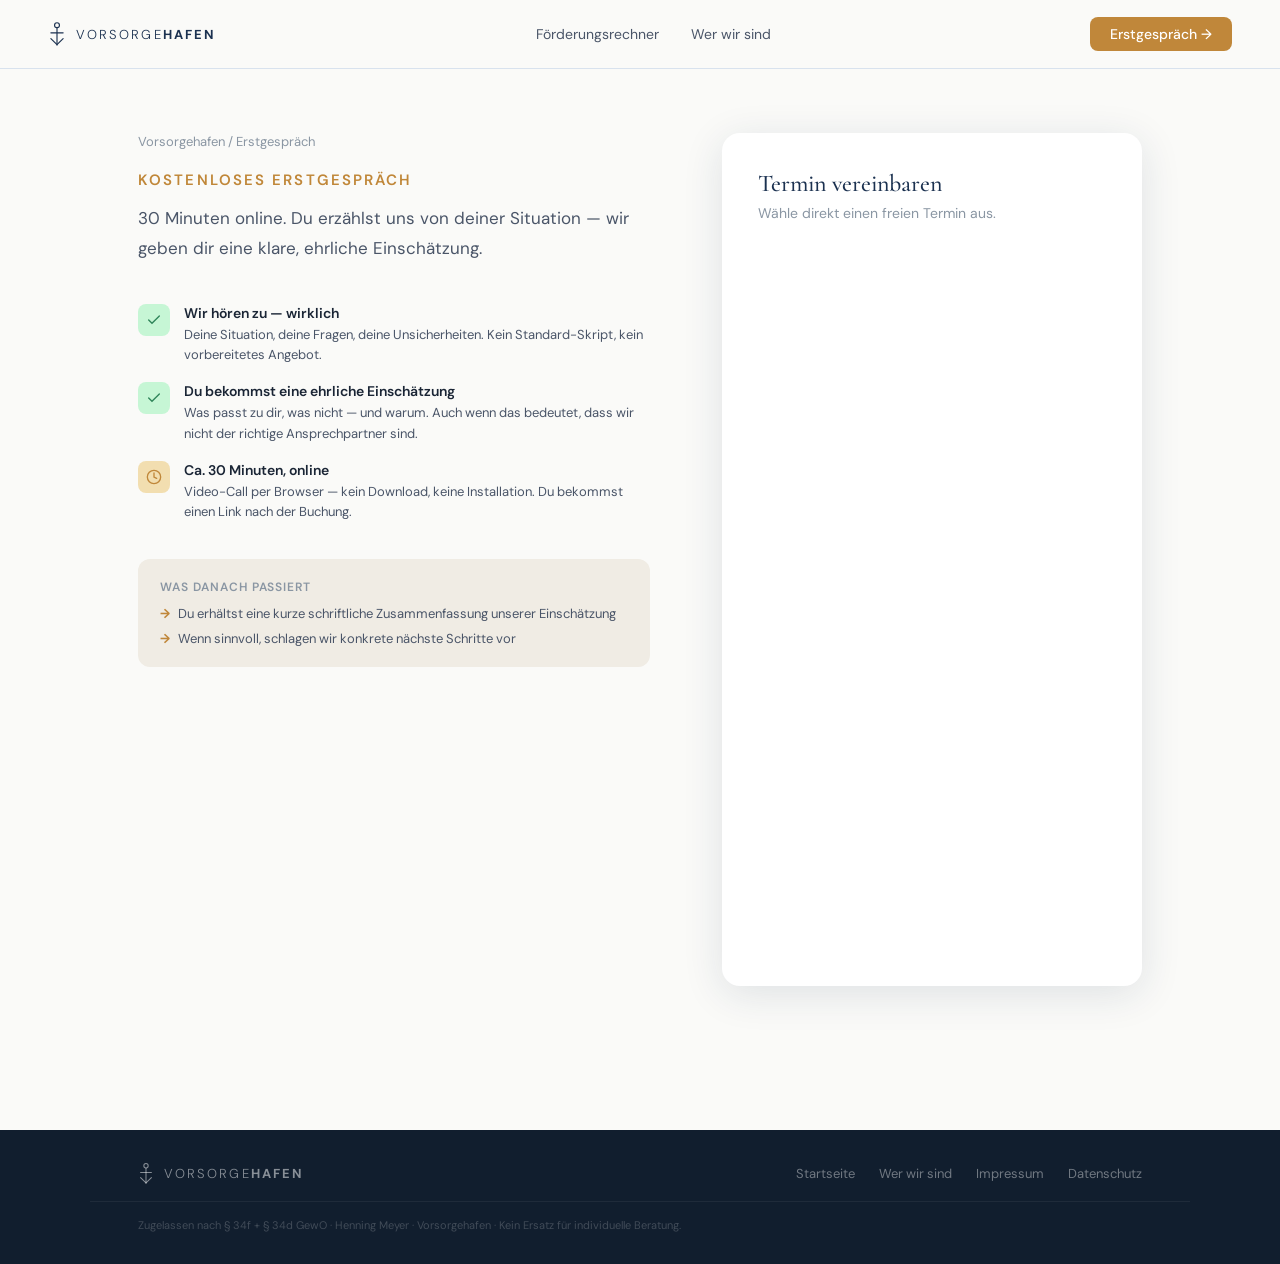
<file: website/erstgespraech.html>
<!DOCTYPE html>
<html lang="de">
<head>
<meta charset="UTF-8">
<meta name="viewport" content="width=device-width, initial-scale=1.0">
<title>Kostenloses Erstgespräch — Vorsorgehafen</title>
<meta name="description" content="Buche dein kostenloses Erstgespräch mit Vorsorgehafen und kläre, ob das staatliche Altersvorsorge-Depot zu deiner persönlichen Situation passt.">
<link rel="canonical" href="https://www.vorsorgehafen.de/erstgespraech.html">
<link rel="icon" type="image/svg+xml" href="favicon.svg">
<link rel="icon" type="image/png" sizes="48x48" href="favicon.png">
<link rel="apple-touch-icon" href="favicon.png">
<meta name="robots" content="index, follow">
<meta property="og:locale" content="de_DE">
<meta property="og:type" content="website">
<meta property="og:site_name" content="Vorsorgehafen">
<meta property="og:title" content="Kostenloses Erstgespräch — Vorsorgehafen">
<meta property="og:description" content="Buche dein kostenloses Erstgespräch mit Vorsorgehafen und kläre, ob das staatliche Altersvorsorge-Depot zu deiner persönlichen Situation passt.">
<meta property="og:url" content="https://www.vorsorgehafen.de/erstgespraech.html">
<meta property="og:image" content="https://www.vorsorgehafen.de/assets/lighthouse.jpg">
<meta name="twitter:card" content="summary_large_image">
<meta name="twitter:title" content="Kostenloses Erstgespräch — Vorsorgehafen">
<meta name="twitter:description" content="Buche dein kostenloses Erstgespräch mit Vorsorgehafen und kläre, ob das staatliche Altersvorsorge-Depot zu deiner persönlichen Situation passt.">
<meta name="twitter:image" content="https://www.vorsorgehafen.de/assets/lighthouse.jpg">
<link rel="preconnect" href="https://fonts.googleapis.com">
<link href="https://fonts.googleapis.com/css2?family=Cormorant+Garamond:ital,wght@0,300;0,400;0,500;1,300;1,400&family=DM+Sans:wght@300;400;500;600&display=swap" rel="stylesheet">
<style>
:root {
  --navy:#1B3150; --navy-mid:#24456B; --amber:#C0873A; --amber-dark:#9A6A28;
  --amber-light:#F2DEB0; --nebel:#F6F8FB; --sand:#F0ECE4; --cream:#FAFAF8;
  --white:#FFFFFF; --border:#D8E2EE; --watt:#D6E4F0;
  --fg1:#1A2535; --fg2:#4A5568; --fg3:#8A96A3;
  --success:#2F855A; --success-lt:#C6F6D5;
  --serif:'Cormorant Garamond',Georgia,serif;
  --sans:'DM Sans',system-ui,sans-serif;
  --ease:cubic-bezier(0.25,0.46,0.45,0.94);
}
*,*::before,*::after{box-sizing:border-box;margin:0;padding:0;}
body{font-family:var(--sans);color:var(--fg1);background:var(--cream);-webkit-font-smoothing:antialiased;min-height:100vh;}
a{color:inherit;text-decoration:none;}
.logo{display:flex;align-items:center;gap:10px;color:var(--navy);flex-shrink:0;}
.logo-text{font-family:var(--sans);font-size:13px;letter-spacing:0.16em;text-transform:uppercase;line-height:1;}
.logo-light{font-weight:300;}.logo-bold{font-weight:700;}

/* ── NAV ── */
nav{background:var(--cream);border-bottom:1px solid var(--border);padding:0 48px;}
.nav-inner{max-width:1200px;margin:0 auto;height:68px;display:flex;align-items:center;justify-content:space-between;}
.nav-links{display:flex;gap:32px;}
.nav-links a{font-size:14px;color:var(--fg2);transition:color 200ms;}
.nav-links a:hover{color:var(--navy);}
.btn{display:inline-flex;align-items:center;gap:7px;font-family:var(--sans);font-weight:500;border-radius:8px;border:none;cursor:pointer;transition:all 200ms;line-height:1;text-decoration:none;}
.btn-amber{background:var(--amber);color:white;padding:10px 20px;font-size:14px;}
.btn-amber:hover{background:var(--amber-dark);}
.btn-navy{background:var(--navy);color:white;padding:12px 28px;font-size:15px;}
.btn-navy:hover{background:var(--navy-mid);}
.btn-lg{padding:14px 32px;font-size:16px;border-radius:9px;width:100%;justify-content:center;}

/* ── MAIN LAYOUT ── */
.page-wrap{max-width:1100px;margin:0 auto;padding:64px 48px;display:grid;grid-template-columns:1fr 420px;gap:72px;align-items:start;}

/* ── LEFT: Info ── */
.breadcrumb{font-size:13px;color:var(--fg3);margin-bottom:20px;}
.breadcrumb a{color:var(--fg3);}
.section-label{font-size:11px;font-weight:600;letter-spacing:0.14em;text-transform:uppercase;color:var(--fg3);margin-bottom:14px;}
h1{font-family:var(--serif);font-size:clamp(36px,4.5vw,58px);font-weight:300;line-height:1.1;letter-spacing:-0.02em;color:var(--navy);margin-bottom:18px;}
h1 em{font-style:italic;color:var(--amber);}
.lead{font-size:17px;line-height:1.75;color:var(--fg2);margin-bottom:40px;}

/* What to expect */
.expect-list{display:flex;flex-direction:column;gap:16px;margin-bottom:36px;}
.expect-item{display:flex;gap:14px;align-items:flex-start;}
.expect-icon{width:32px;height:32px;border-radius:8px;flex-shrink:0;display:flex;align-items:center;justify-content:center;}
.expect-icon.green{background:var(--success-lt);}
.expect-icon.amber{background:var(--amber-light);}
.expect-body{flex:1;}
.expect-title{font-size:14px;font-weight:600;color:var(--fg1);margin-bottom:3px;}
.expect-text{font-size:13px;line-height:1.6;color:var(--fg2);}

/* NOT list */
.not-list{background:var(--nebel);border-radius:12px;padding:20px 22px;margin-bottom:36px;}
.not-list-title{font-size:12px;font-weight:600;letter-spacing:0.08em;text-transform:uppercase;color:var(--fg3);margin-bottom:12px;}
.not-item{display:flex;align-items:center;gap:10px;padding:6px 0;font-size:13px;color:var(--fg2);}
.not-item::before{content:'✗';color:#C53030;font-size:12px;font-weight:700;flex-shrink:0;}

/* Berater box */
.berater-box{background:var(--sand);border-radius:14px;padding:22px;display:flex;gap:16px;align-items:flex-start;margin-bottom:32px;}
.berater-avatar{width:52px;height:52px;border-radius:50%;background:var(--watt);display:flex;align-items:center;justify-content:center;font-size:18px;font-weight:600;color:var(--navy);flex-shrink:0;}
.berater-name{font-size:15px;font-weight:600;color:var(--navy);margin-bottom:3px;}
.berater-role{font-size:12px;color:var(--fg3);margin-bottom:8px;}
.berater-cred{display:flex;gap:8px;flex-wrap:wrap;}
.cred-tag{font-size:10px;font-weight:600;background:var(--watt);color:var(--navy);padding:3px 8px;border-radius:999px;}

/* ── RIGHT: Booking card ── */
.booking-card{background:white;border-radius:18px;box-shadow:0 8px 40px rgba(27,49,80,0.12);padding:36px;position:sticky;top:96px;}
.booking-title{font-family:var(--serif);font-size:24px;font-weight:500;color:var(--navy);margin-bottom:6px;}
.booking-sub{font-size:14px;color:var(--fg3);margin-bottom:28px;}


/* ── FOOTER ── */
footer{background:#111E2E;padding:32px 0;margin-top:80px;}
.footer-inner{max-width:1100px;margin:0 auto;padding:0 48px;display:flex;justify-content:space-between;align-items:center;}
.footer-links{display:flex;gap:24px;}
.footer-links a{font-size:13px;color:rgba(255,255,255,0.4);}
.footer-links a:hover{color:rgba(255,255,255,0.7);}
.footer-legal{font-size:11px;color:rgba(255,255,255,0.2);margin-top:16px;border-top:1px solid rgba(255,255,255,0.06);padding-top:16px;max-width:1100px;margin:16px auto 0;padding-left:48px;padding-right:48px;}

/* ── HAMBURGER / MOBILE NAV ── */
.nav-right { display: flex; align-items: center; gap: 10px; }
.hamburger { display: none; flex-direction: column; justify-content: center; gap: 5px; background: none; border: none; cursor: pointer; padding: 6px 4px; flex-shrink: 0; }
.hamburger span { display: block; width: 22px; height: 2px; background: var(--navy); border-radius: 2px; transition: transform 250ms ease, opacity 250ms ease; }
.mobile-nav { display: none; flex-direction: column; background: rgba(250,250,248,0.97); backdrop-filter: blur(12px); border-top: 1px solid var(--border); padding: 4px 20px 12px; }
.mobile-nav a { font-size: 16px; color: var(--fg1); padding: 14px 0; border-bottom: 1px solid var(--border); display: block; }
.mobile-nav a:last-child { border-bottom: none; }

/* ══════════════════════════════════════════
   MOBILE RESPONSIVE
   ══════════════════════════════════════════ */
@media (max-width: 768px) {
  nav { padding: 0 20px; }
  .nav-links { display: none; }
  .hamburger { display: flex; }
  .mobile-nav.open { display: flex; }
  nav.menu-open .hamburger span:nth-child(1) { transform: translateY(7px) rotate(45deg); }
  nav.menu-open .hamburger span:nth-child(2) { opacity: 0; }
  nav.menu-open .hamburger span:nth-child(3) { transform: translateY(-7px) rotate(-45deg); }
  .btn-amber { padding: 9px 14px; font-size: 13px; }

  .page-wrap { grid-template-columns: 1fr; gap: 36px; padding: 36px 20px 48px; }

  h1 { font-size: 32px; }
  .lead { font-size: 15px; margin-bottom: 28px; }

  .booking-card { position: static; box-shadow: 0 4px 20px rgba(27,49,80,0.10); padding: 24px 20px; }
  .btn-lg { padding: 13px 20px; font-size: 15px; }

  footer { padding: 24px 0; margin-top: 0; }
  .footer-inner { padding: 0 20px; flex-direction: column; gap: 20px; text-align: center; }
  .footer-links { flex-wrap: wrap; justify-content: center; gap: 16px; }
  .footer-legal { padding: 14px 20px 0; }
}

@media (max-width: 480px) {
  h1 { font-size: 28px; }
  .booking-card { border-radius: 14px; }
}
</style>
</head>
<body>

<nav>
  <div class="nav-inner">
    <a href="index.html" class="logo">
      <svg width="18" height="26" viewBox="0 0 22 34" fill="none">
        <circle cx="11" cy="5.5" r="3.2" stroke="currentColor" stroke-width="1.5"/>
        <line x1="11" y1="8.7" x2="11" y2="32" stroke="currentColor" stroke-width="1.5"/>
        <path d="M3 23 L11 31 L19 23" stroke="currentColor" stroke-width="1.5" stroke-linecap="round" stroke-linejoin="round"/>
        <line x1="3" y1="15.5" x2="19" y2="15.5" stroke="currentColor" stroke-width="1.5" stroke-linecap="round"/>
      </svg>
      <span class="logo-text"><span class="logo-light">Vorsorge</span><span class="logo-bold">hafen</span></span>
    </a>
    <div class="nav-links">
      <a href="index.html#rechner">Förderungsrechner</a>
      <a href="index.html#ueber-uns">Wer wir sind</a>
    </div>
    <div class="nav-right">
      <button class="hamburger" id="hamburger" aria-label="Menü öffnen">
        <span></span><span></span><span></span>
      </button>
      <a href="erstgespraech.html" class="btn btn-amber">Erstgespräch →</a>
    </div>
  </div>
  <div class="mobile-nav" id="mobile-nav">
    <a href="index.html#rechner">Förderungsrechner</a>
    <a href="index.html#ueber-uns">Wer wir sind</a>
  </div>
</nav>

<div class="page-wrap">

  <!-- ── LEFT ── -->
  <div>
    <div class="breadcrumb"><a href="index.html">Vorsorgehafen</a> / Erstgespräch</div>
    <div class="section-label" style="font-size:15px;color:rgb(192,135,57)">Kostenloses Erstgespräch</div>
    
    <p class="lead">30 Minuten online. Du erzählst uns von deiner Situation — wir geben dir eine klare, ehrliche Einschätzung.</p>

    <div class="expect-list">
      <div class="expect-item">
        <div class="expect-icon green">
          <svg width="16" height="16" viewBox="0 0 24 24" fill="none" stroke="#2F855A" stroke-width="2" stroke-linecap="round"><polyline points="20 6 9 17 4 12"/></svg>
        </div>
        <div class="expect-body">
          <div class="expect-title">Wir hören zu — wirklich</div>
          <div class="expect-text">Deine Situation, deine Fragen, deine Unsicherheiten. Kein Standard-Skript, kein vorbereitetes Angebot.</div>
        </div>
      </div>
      <div class="expect-item">
        <div class="expect-icon green">
          <svg width="16" height="16" viewBox="0 0 24 24" fill="none" stroke="#2F855A" stroke-width="2" stroke-linecap="round"><polyline points="20 6 9 17 4 12"/></svg>
        </div>
        <div class="expect-body">
          <div class="expect-title">Du bekommst eine ehrliche Einschätzung</div>
          <div class="expect-text">Was passt zu dir, was nicht — und warum. Auch wenn das bedeutet, dass wir nicht der richtige Ansprechpartner sind.</div>
        </div>
      </div>
      <div class="expect-item">
        <div class="expect-icon amber">
          <svg width="16" height="16" viewBox="0 0 24 24" fill="none" stroke="#C0873A" stroke-width="2" stroke-linecap="round"><circle cx="12" cy="12" r="10"/><polyline points="12 6 12 12 16 14"/></svg>
        </div>
        <div class="expect-body">
          <div class="expect-title">Ca. 30 Minuten, online</div>
          <div class="expect-text">Video-Call per Browser — kein Download, keine Installation. Du bekommst einen Link nach der Buchung.</div>
        </div>
      </div>
    </div>

    

    <!-- After-conversation note -->
    <div style="background:var(--sand);border-radius:12px;padding:20px 22px;">
      <div style="font-size:12px;font-weight:600;letter-spacing:0.08em;text-transform:uppercase;color:var(--fg3);margin-bottom:10px;">Was danach passiert</div>
      <div style="display:flex;flex-direction:column;gap:8px;">
        <div style="font-size:13px;color:var(--fg2);display:flex;gap:8px;">
          <span style="color:var(--amber);font-weight:700;flex-shrink:0;">→</span>
          <span>Du erhältst eine kurze schriftliche Zusammenfassung unserer Einschätzung</span>
        </div>
        <div style="font-size:13px;color:var(--fg2);display:flex;gap:8px;">
          <span style="color:var(--amber);font-weight:700;flex-shrink:0;">→</span>
          <span>Wenn sinnvoll, schlagen wir konkrete nächste Schritte vor</span>
        </div>
      
      </div>
    </div>
  </div>

  <!-- ── RIGHT: Booking ── -->
  <div class="booking-card">
    <div class="booking-title">Termin vereinbaren</div>
    <div class="booking-sub">Wähle direkt einen freien Termin aus.</div>

    <!-- Calendly Inline-Widget Beginn -->
    <div class="calendly-inline-widget" data-url="https://calendly.com/vorsorgehafen-info/30min?hide_event_type_details=1&hide_gdpr_banner=1" style="min-width:280px;height:700px;"></div>
    <script type="text/javascript" src="https://assets.calendly.com/assets/external/widget.js" async></script>
    <!-- Calendly Inline-Widget Ende -->

  </div>
</div>

<footer>
  <div class="footer-inner">
    <a href="index.html" class="logo" style="color:rgba(255,255,255,0.6);">
      <svg width="16" height="23" viewBox="0 0 22 34" fill="none">
        <circle cx="11" cy="5.5" r="3.2" stroke="rgba(255,255,255,0.5)" stroke-width="1.5"/>
        <line x1="11" y1="8.7" x2="11" y2="32" stroke="rgba(255,255,255,0.5)" stroke-width="1.5"/>
        <path d="M3 23 L11 31 L19 23" stroke="rgba(255,255,255,0.5)" stroke-width="1.5" stroke-linecap="round" stroke-linejoin="round"/>
        <line x1="3" y1="15.5" x2="19" y2="15.5" stroke="rgba(255,255,255,0.5)" stroke-width="1.5" stroke-linecap="round"/>
      </svg>
      <span class="logo-text" style="color:rgba(255,255,255,0.5);"><span class="logo-light">Vorsorge</span><span class="logo-bold">hafen</span></span>
    </a>
    <div class="footer-links">
      <a href="index.html">Startseite</a>
      <a href="index.html#ueber-uns">Wer wir sind</a>
      <a href="impressum.html">Impressum</a>
      <a href="datenschutz.html">Datenschutz</a>
    </div>
  </div>
  <div class="footer-legal">Zugelassen nach § 34f + § 34d GewO · Henning Meyer · Vorsorgehafen · Kein Ersatz für individuelle Beratung.</div>
</footer>

<script>
// ── Hamburger ──
(function() {
  const btn = document.getElementById('hamburger');
  const menu = document.getElementById('mobile-nav');
  const nav = document.querySelector('nav');
  btn.addEventListener('click', () => {
    const open = menu.classList.toggle('open');
    nav.classList.toggle('menu-open', open);
    btn.setAttribute('aria-label', open ? 'Menü schließen' : 'Menü öffnen');
  });
  menu.querySelectorAll('a').forEach(a => a.addEventListener('click', () => {
    menu.classList.remove('open'); nav.classList.remove('menu-open');
  }));
  document.addEventListener('click', e => {
    if (!e.target.closest('nav')) { menu.classList.remove('open'); nav.classList.remove('menu-open'); }
  });
})();

</script>
</body>
</html>
</file>
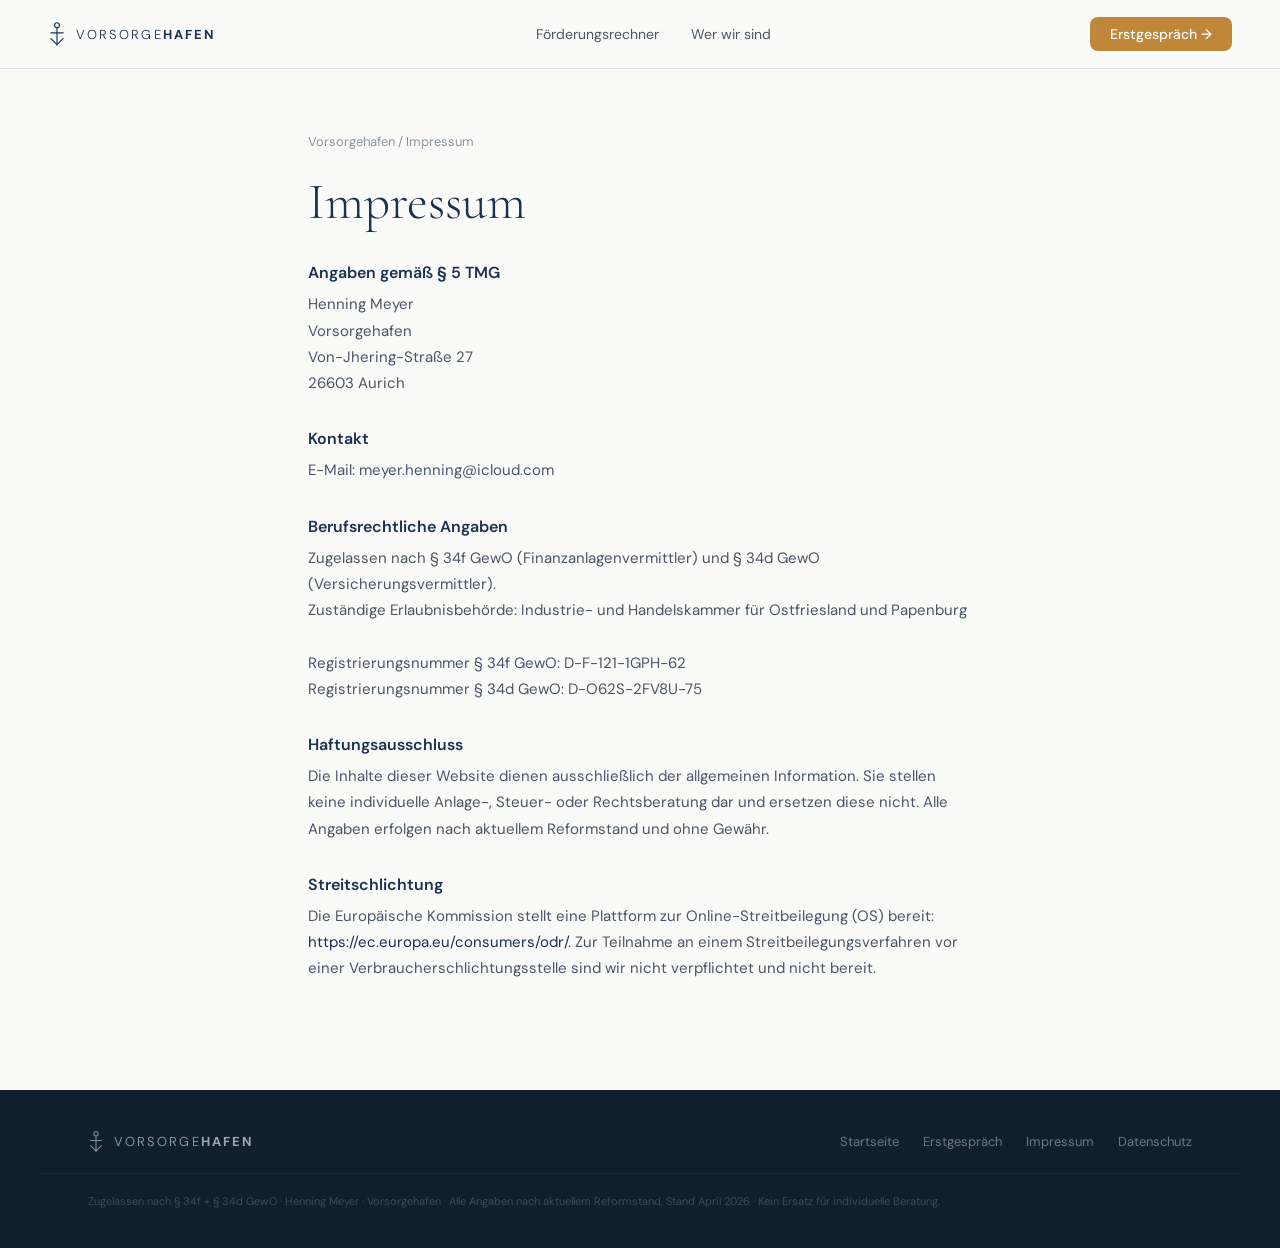
<file: website/impressum.html>
<!DOCTYPE html>
<html lang="de">
<head>
<meta charset="UTF-8">
<meta name="viewport" content="width=device-width, initial-scale=1.0">
<title>Impressum — Vorsorgehafen</title>
<meta name="description" content="Impressum von Vorsorgehafen mit den gesetzlichen Pflichtangaben, Kontaktdaten und Aufsichtsangaben von Henning Meyer.">
<link rel="canonical" href="https://www.vorsorgehafen.de/impressum.html">
<link rel="icon" type="image/svg+xml" href="favicon.svg">
<link rel="icon" type="image/png" sizes="48x48" href="favicon.png">
<link rel="apple-touch-icon" href="favicon.png">
<meta name="robots" content="index, follow">
<meta property="og:locale" content="de_DE">
<meta property="og:type" content="website">
<meta property="og:site_name" content="Vorsorgehafen">
<meta property="og:title" content="Impressum — Vorsorgehafen">
<meta property="og:description" content="Impressum von Vorsorgehafen mit den gesetzlichen Pflichtangaben, Kontaktdaten und Aufsichtsangaben von Henning Meyer.">
<meta property="og:url" content="https://www.vorsorgehafen.de/impressum.html">
<meta property="og:image" content="https://www.vorsorgehafen.de/assets/lighthouse.jpg">
<meta name="twitter:card" content="summary_large_image">
<meta name="twitter:title" content="Impressum — Vorsorgehafen">
<meta name="twitter:description" content="Impressum von Vorsorgehafen mit den gesetzlichen Pflichtangaben, Kontaktdaten und Aufsichtsangaben von Henning Meyer.">
<meta name="twitter:image" content="https://www.vorsorgehafen.de/assets/lighthouse.jpg">
<link rel="preconnect" href="https://fonts.googleapis.com">
<link href="https://fonts.googleapis.com/css2?family=Cormorant+Garamond:ital,wght@0,300;0,400;0,500;1,300&family=DM+Sans:wght@300;400;500;600&display=swap" rel="stylesheet">
<style>
:root {
  --navy:#1B3150; --amber:#C0873A; --amber-dark:#9A6A28;
  --cream:#FAFAF8; --white:#FFFFFF; --border:#D8E2EE;
  --fg1:#1A2535; --fg2:#4A5568; --fg3:#8A96A3;
  --serif:'Cormorant Garamond',Georgia,serif;
  --sans:'DM Sans',system-ui,sans-serif;
}
*,*::before,*::after{box-sizing:border-box;margin:0;padding:0;}
body{font-family:var(--sans);color:var(--fg1);background:var(--cream);-webkit-font-smoothing:antialiased;}
a{color:inherit;text-decoration:none;}
.logo{display:flex;align-items:center;gap:10px;color:var(--navy);}
.logo-text{font-family:var(--sans);font-size:13px;letter-spacing:0.16em;text-transform:uppercase;line-height:1;}
.logo-light{font-weight:300;}.logo-bold{font-weight:700;}
nav{background:var(--cream);border-bottom:1px solid var(--border);padding:0 48px;}
.nav-inner{max-width:1200px;margin:0 auto;height:68px;display:flex;align-items:center;justify-content:space-between;}
.nav-links{display:flex;gap:32px;}
.nav-links a{font-size:14px;color:var(--fg2);transition:color 200ms;}
.nav-links a:hover{color:var(--navy);}
.btn{display:inline-flex;align-items:center;font-family:var(--sans);font-weight:500;border-radius:8px;border:none;cursor:pointer;transition:all 200ms;line-height:1;text-decoration:none;}
.btn-amber{background:var(--amber);color:white;padding:10px 20px;font-size:14px;}
.btn-amber:hover{background:var(--amber-dark);}
.page-content{max-width:760px;margin:0 auto;padding:64px 48px 96px;}
h1{font-family:var(--serif);font-size:clamp(36px,4vw,52px);font-weight:300;color:var(--navy);margin-bottom:10px;line-height:1.1;}
.breadcrumb{font-size:13px;color:var(--fg3);margin-bottom:24px;}
.breadcrumb a{color:var(--fg3);}
h2{font-size:16px;font-weight:600;color:var(--navy);margin:32px 0 8px;}
p{font-size:15px;line-height:1.75;color:var(--fg2);margin-bottom:12px;}
footer{background:#111E2E;padding:40px 0;}
.footer-inner{max-width:1200px;margin:0 auto;padding:0 48px;display:flex;justify-content:space-between;align-items:center;}
.footer-links{display:flex;gap:24px;}
.footer-links a{font-size:13px;color:rgba(255,255,255,0.4);}
.footer-links a:hover{color:rgba(255,255,255,0.7);}
.footer-legal{font-size:11px;color:rgba(255,255,255,0.2);margin-top:20px;border-top:1px solid rgba(255,255,255,0.06);padding-top:20px;max-width:1200px;margin:20px auto 0;padding-left:48px;padding-right:48px;}
@media (max-width:768px){
  nav{padding:0 20px;}
  .page-content{padding:40px 20px 64px;}
  footer{padding:28px 0;}
  .footer-inner{padding:0 20px;flex-direction:column;gap:16px;text-align:center;}
  .footer-links{flex-wrap:wrap;justify-content:center;gap:16px;}
  .footer-legal{padding:14px 20px 0;}
}
</style>
</head>
<body>

<nav>
  <div class="nav-inner">
    <a href="index.html" class="logo">
      <svg width="18" height="26" viewBox="0 0 22 34" fill="none">
        <circle cx="11" cy="5.5" r="3.2" stroke="currentColor" stroke-width="1.5"/>
        <line x1="11" y1="8.7" x2="11" y2="32" stroke="currentColor" stroke-width="1.5"/>
        <path d="M3 23 L11 31 L19 23" stroke="currentColor" stroke-width="1.5" stroke-linecap="round" stroke-linejoin="round"/>
        <line x1="3" y1="15.5" x2="19" y2="15.5" stroke="currentColor" stroke-width="1.5" stroke-linecap="round"/>
      </svg>
      <span class="logo-text"><span class="logo-light">Vorsorge</span><span class="logo-bold">hafen</span></span>
    </a>
    <div class="nav-links">
      <a href="index.html#rechner">Förderungsrechner</a>
      <a href="index.html#ueber-uns">Wer wir sind</a>
    </div>
    <a href="erstgespraech.html" class="btn btn-amber">Erstgespräch →</a>
  </div>
</nav>

<div class="page-content">
  <div class="breadcrumb"><a href="index.html">Vorsorgehafen</a> / Impressum</div>
  <h1>Impressum</h1>

  <h2>Angaben gemäß § 5 TMG</h2>
  <p>
    Henning Meyer<br>
    Vorsorgehafen<br>
    Von-Jhering-Straße 27<br>
    26603 Aurich
  </p>

  <h2>Kontakt</h2>
  <p>
    E-Mail: meyer.henning@icloud.com
  </p>

  <h2>Berufsrechtliche Angaben</h2>
  <p>
    Zugelassen nach § 34f GewO (Finanzanlagenvermittler) und § 34d GewO (Versicherungsvermittler).<br>
    Zuständige Erlaubnisbehörde: Industrie- und Handelskammer für Ostfriesland und Papenburg<br><br>
    Registrierungsnummer § 34f GewO: D-F-121-1GPH-62<br>
    Registrierungsnummer § 34d GewO: D-O62S-2FV8U-75
  </p>

  <h2>Haftungsausschluss</h2>
  <p>Die Inhalte dieser Website dienen ausschließlich der allgemeinen Information. Sie stellen keine individuelle Anlage-, Steuer- oder Rechtsberatung dar und ersetzen diese nicht. Alle Angaben erfolgen nach aktuellem Reformstand und ohne Gewähr.</p>

  <h2>Streitschlichtung</h2>
  <p>Die Europäische Kommission stellt eine Plattform zur Online-Streitbeilegung (OS) bereit: <span style="color:var(--navy)">https://ec.europa.eu/consumers/odr/</span>. Zur Teilnahme an einem Streitbeilegungsverfahren vor einer Verbraucherschlichtungsstelle sind wir nicht verpflichtet und nicht bereit.</p>
</div>

<footer>
  <div class="footer-inner">
    <a href="index.html" class="logo" style="color:rgba(255,255,255,0.6);">
      <svg width="16" height="23" viewBox="0 0 22 34" fill="none">
        <circle cx="11" cy="5.5" r="3.2" stroke="rgba(255,255,255,0.5)" stroke-width="1.5"/>
        <line x1="11" y1="8.7" x2="11" y2="32" stroke="rgba(255,255,255,0.5)" stroke-width="1.5"/>
        <path d="M3 23 L11 31 L19 23" stroke="rgba(255,255,255,0.5)" stroke-width="1.5" stroke-linecap="round" stroke-linejoin="round"/>
        <line x1="3" y1="15.5" x2="19" y2="15.5" stroke="rgba(255,255,255,0.5)" stroke-width="1.5" stroke-linecap="round"/>
      </svg>
      <span class="logo-text" style="color:rgba(255,255,255,0.6);"><span class="logo-light">Vorsorge</span><span class="logo-bold">hafen</span></span>
    </a>
    <div class="footer-links">
      <a href="index.html">Startseite</a>
      <a href="erstgespraech.html">Erstgespräch</a>
      <a href="impressum.html">Impressum</a>
      <a href="datenschutz.html">Datenschutz</a>
    </div>
  </div>
  <div class="footer-legal">Zugelassen nach § 34f + § 34d GewO · Henning Meyer · Vorsorgehafen · Alle Angaben nach aktuellem Reformstand, Stand April 2026 · Kein Ersatz für individuelle Beratung.</div>
</footer>

</body>
</html>
</file>
